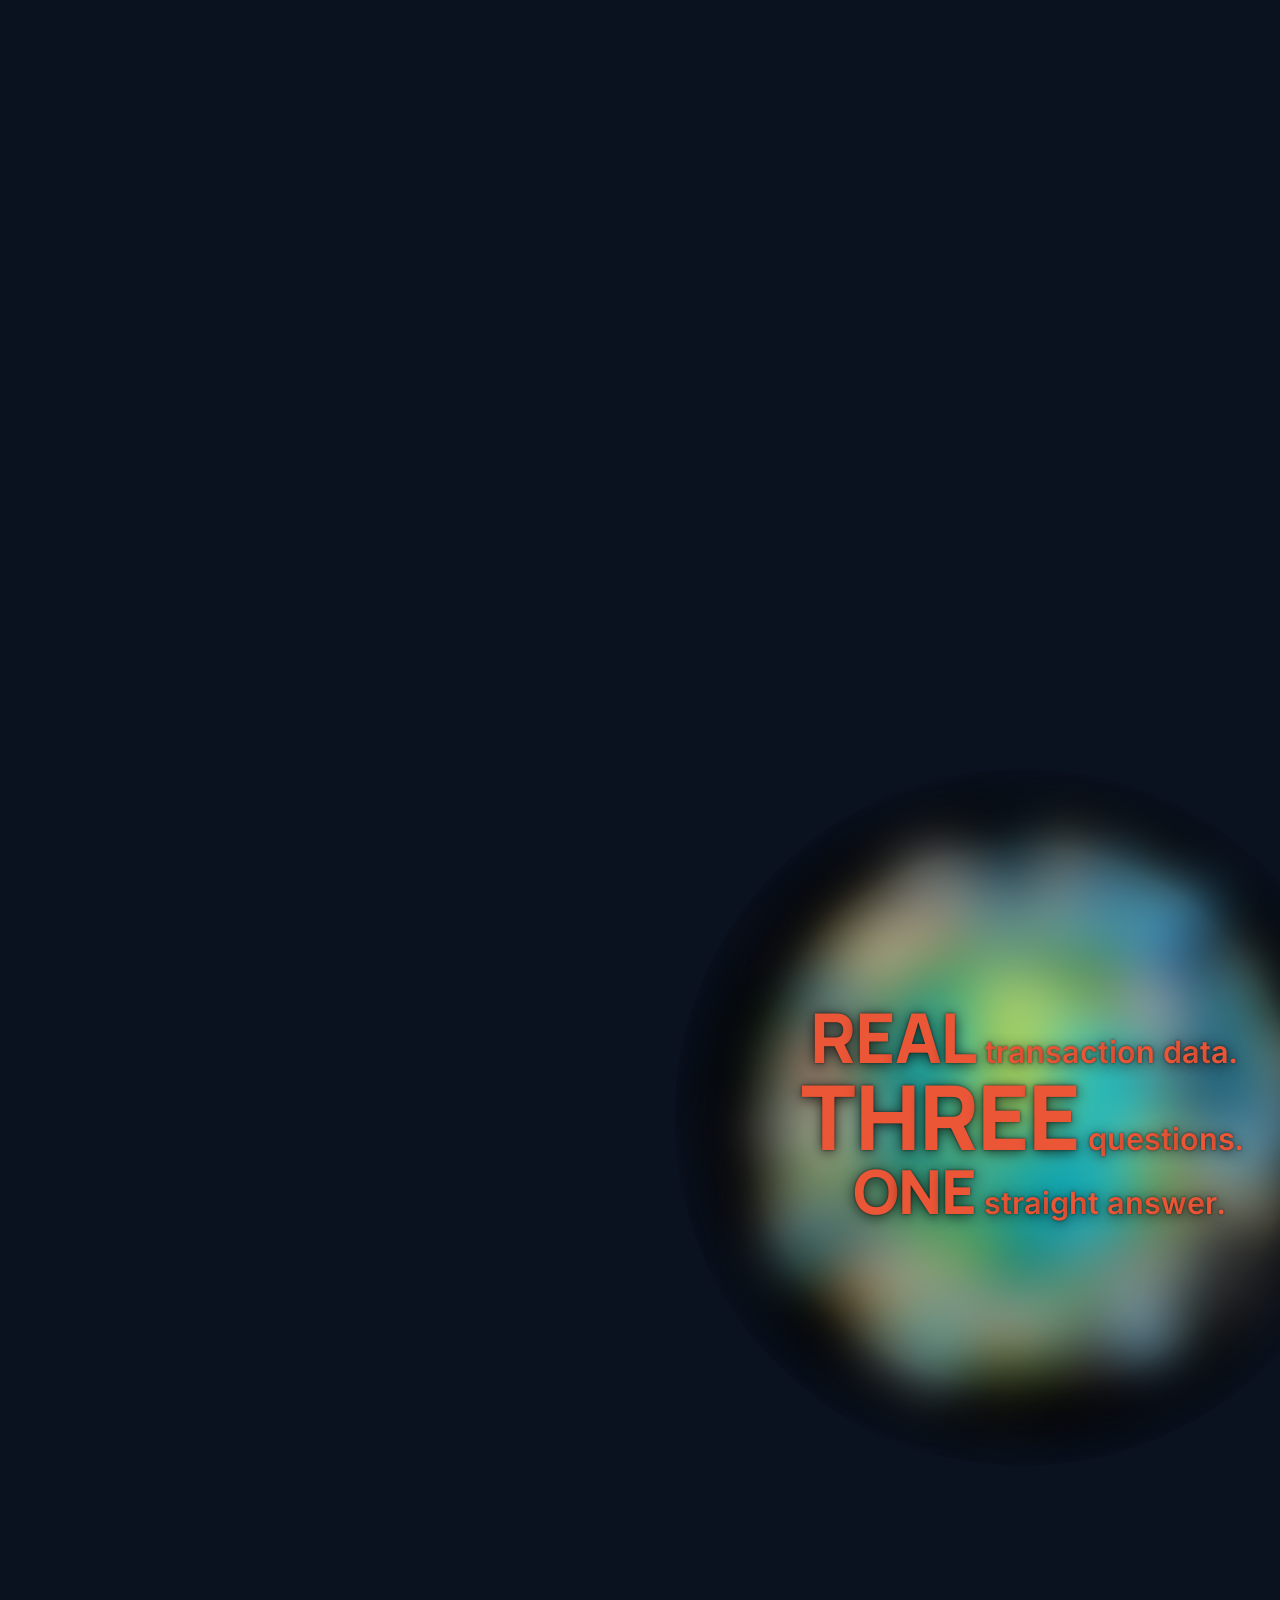
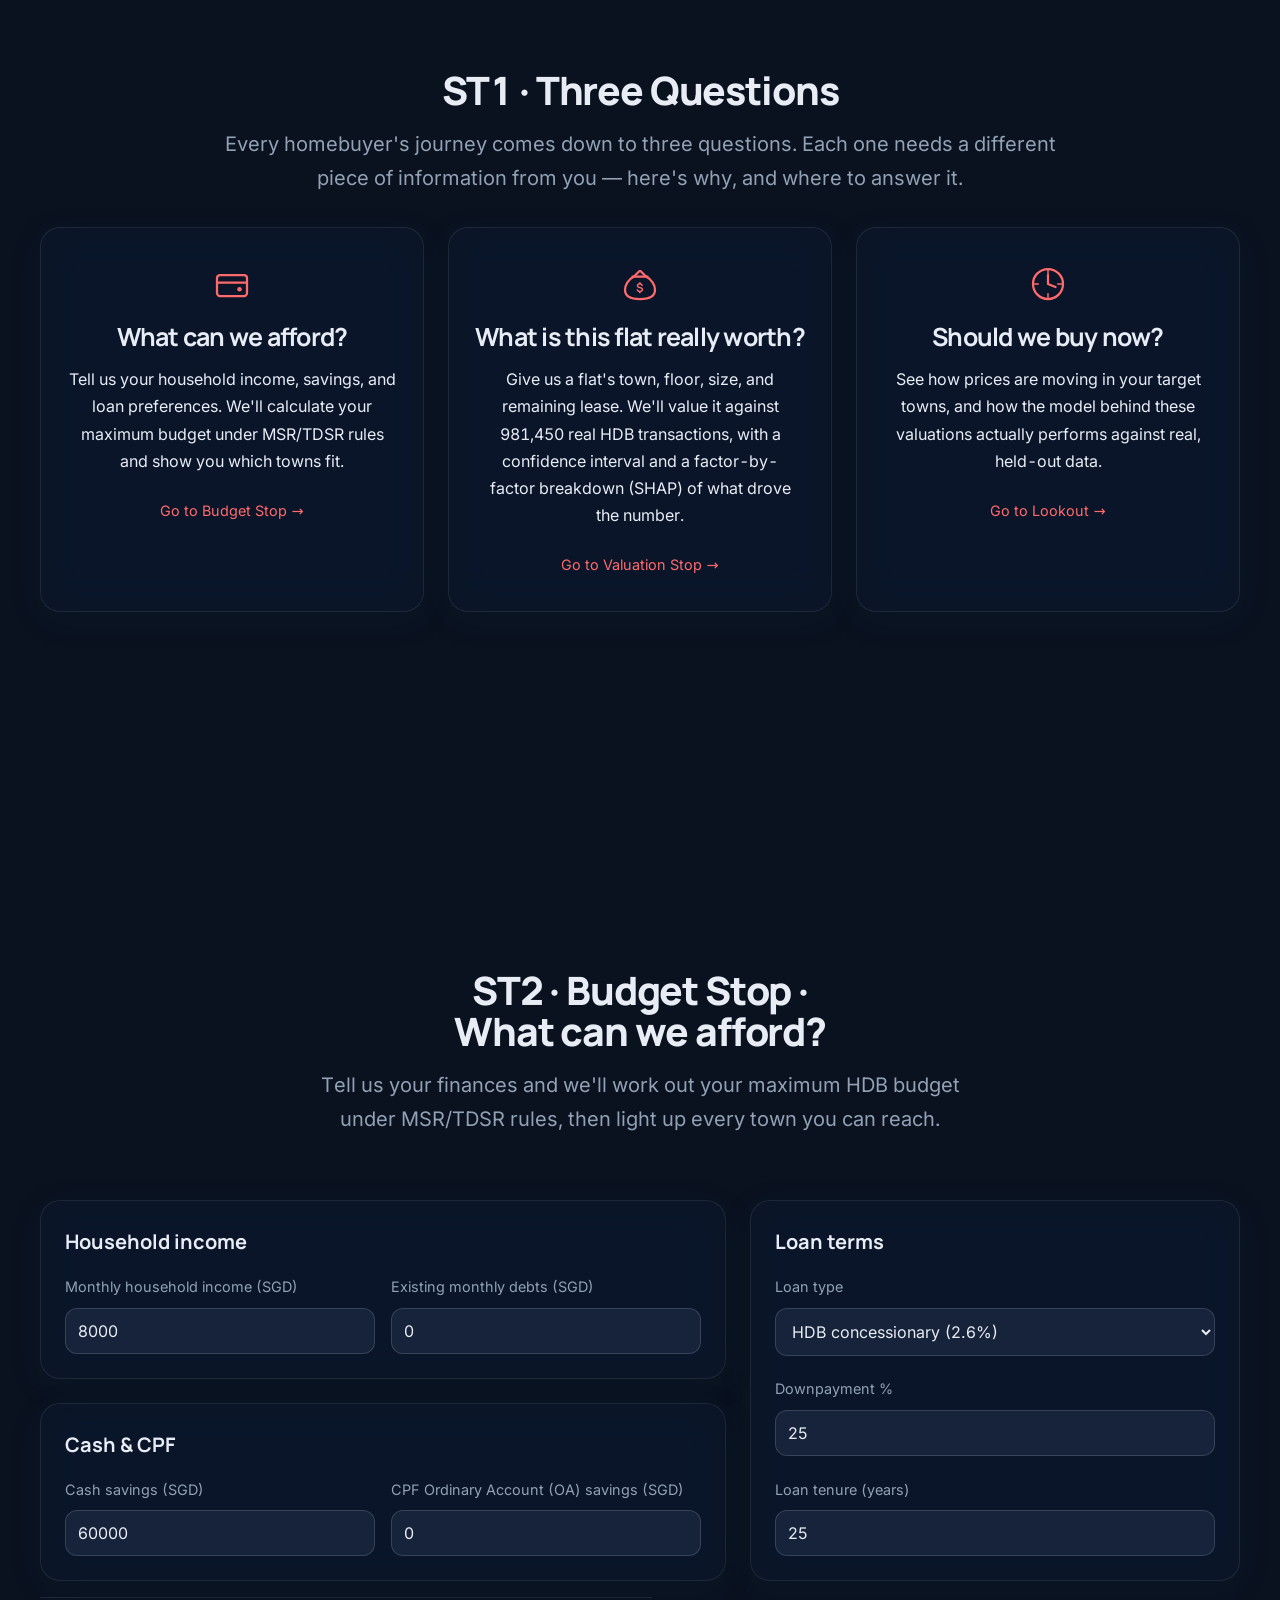
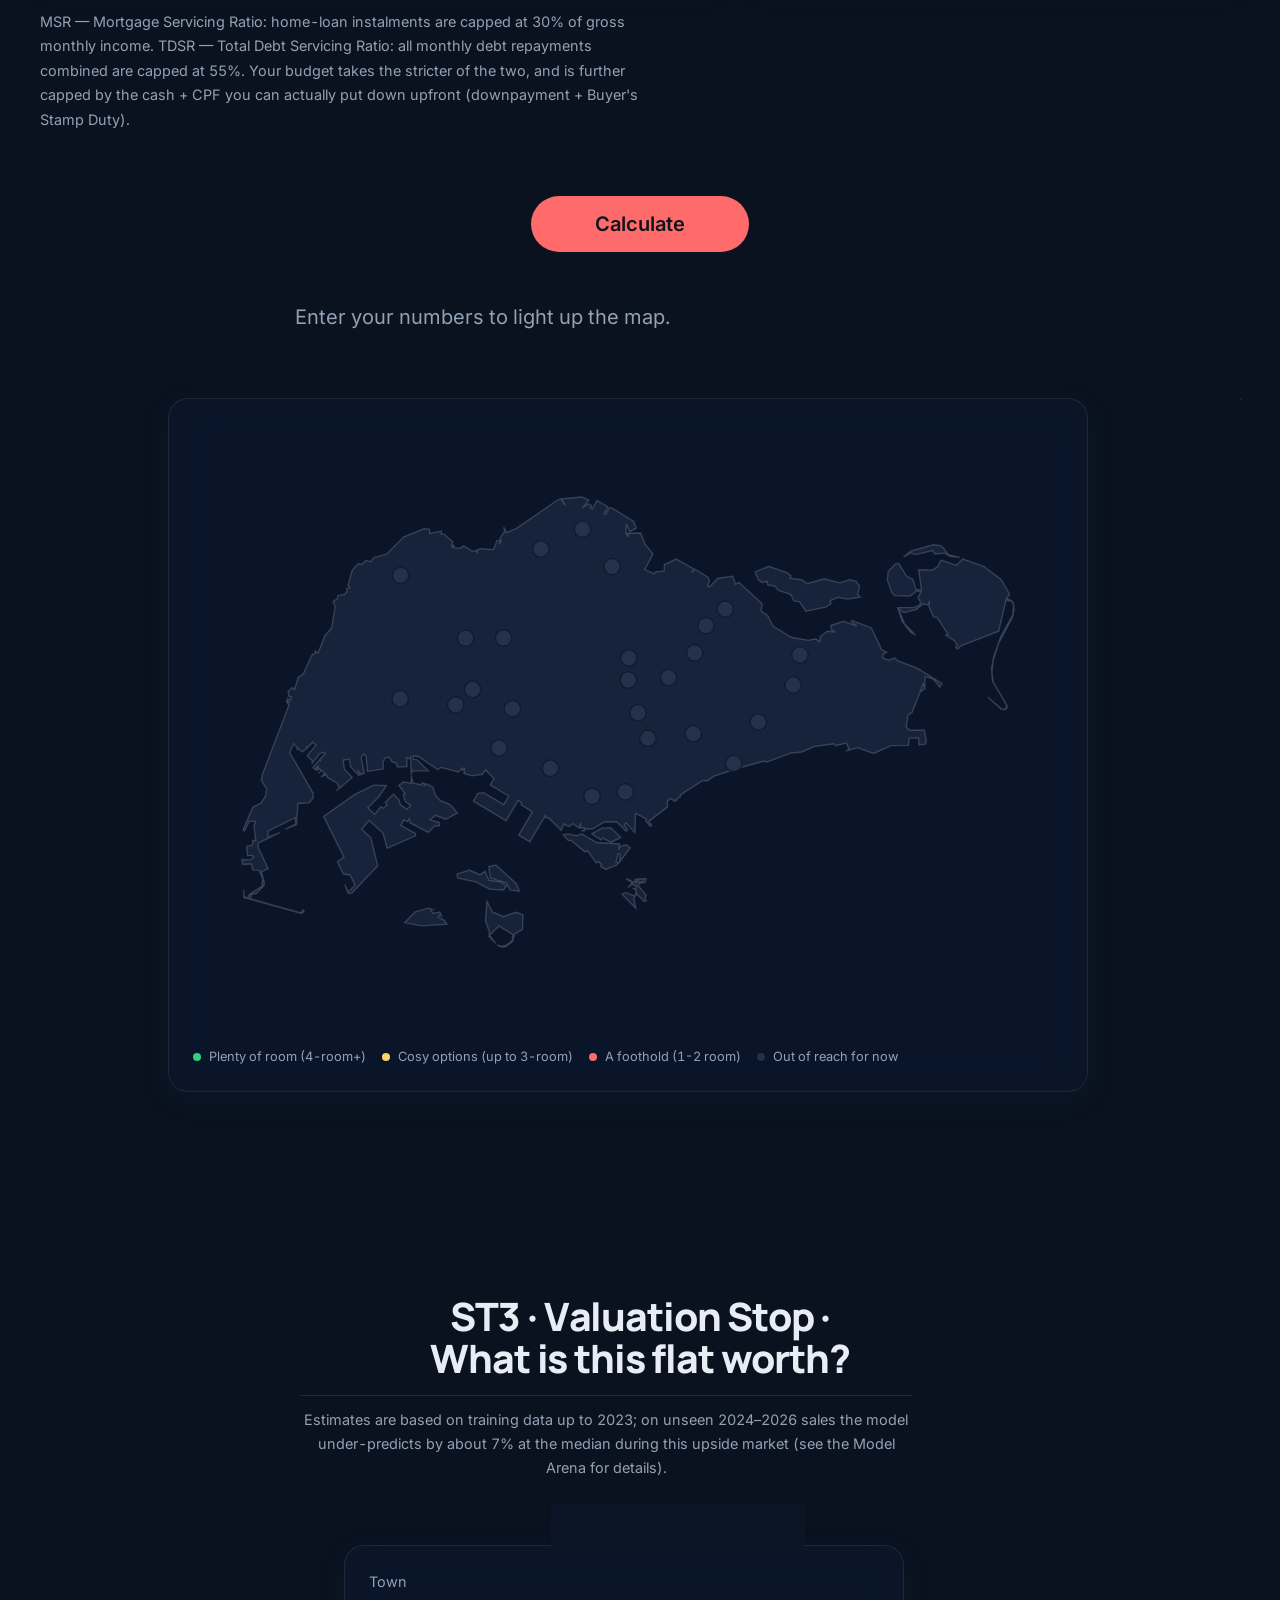
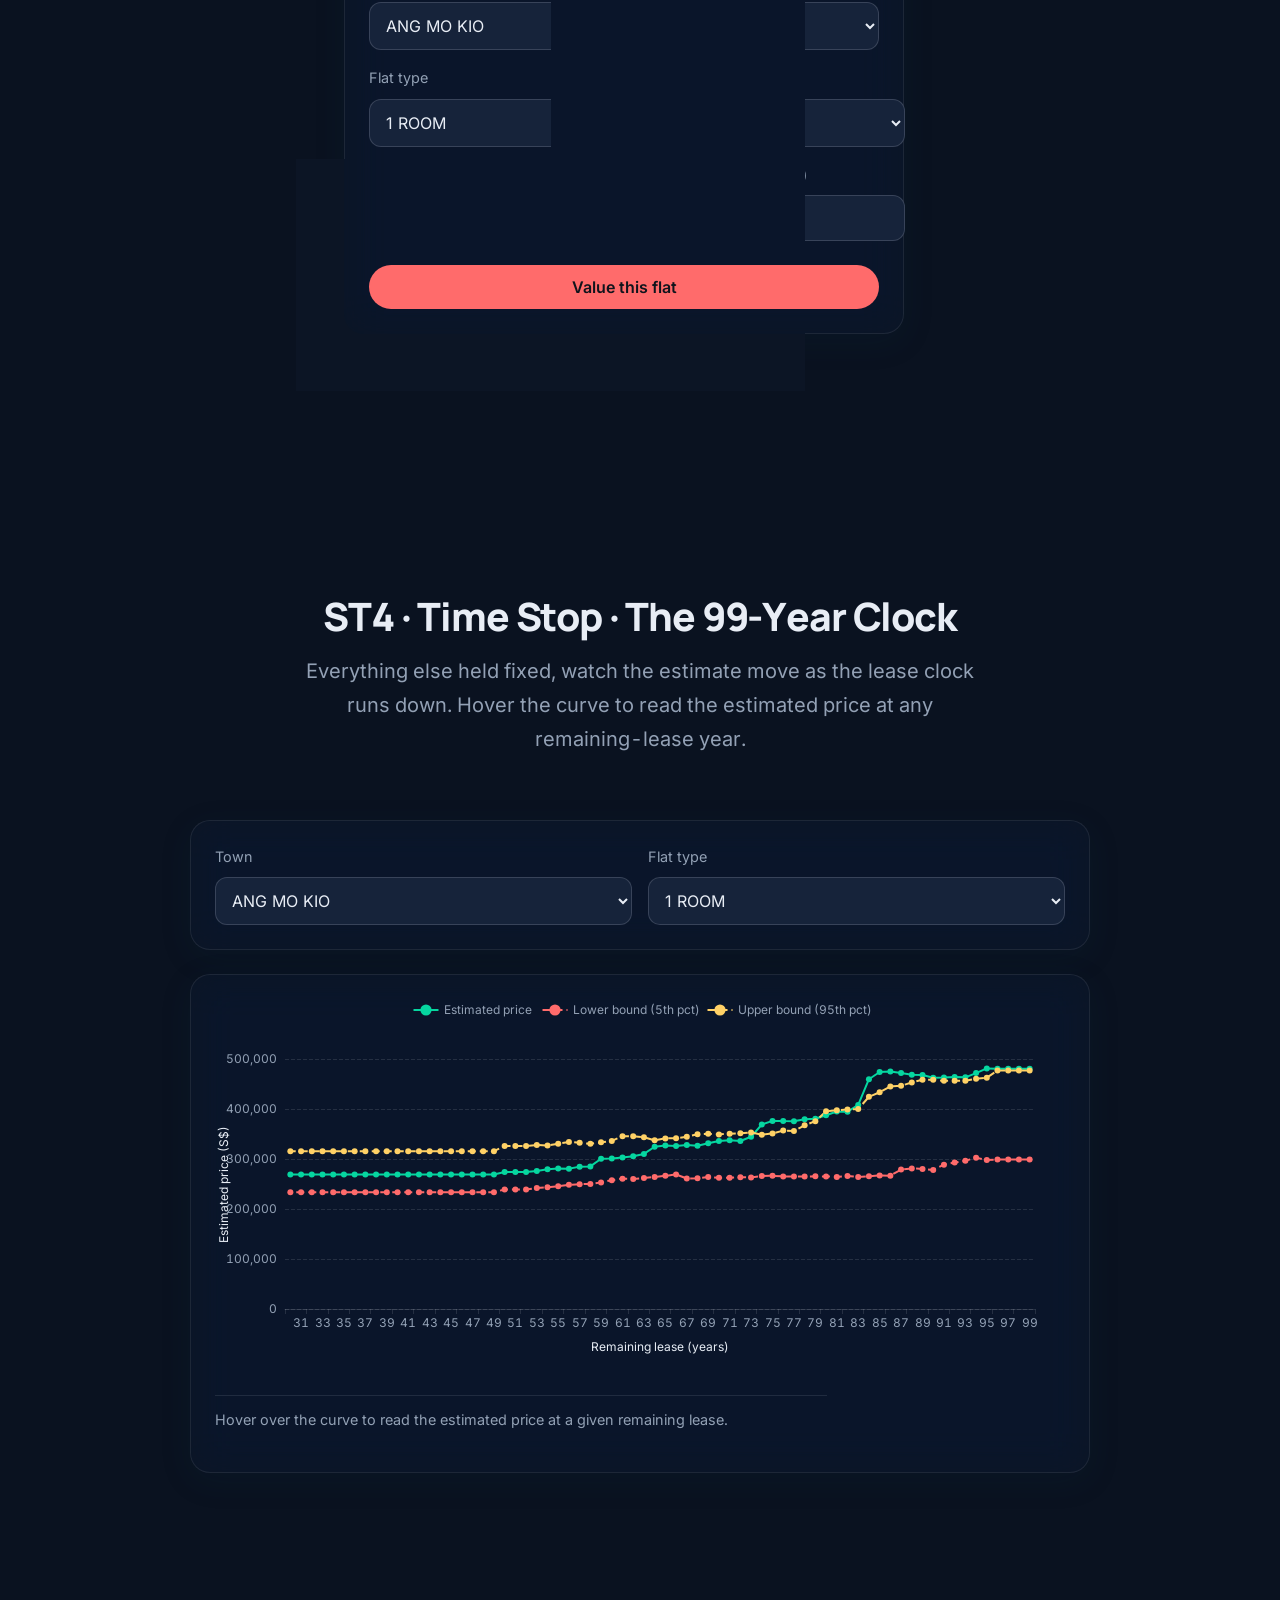
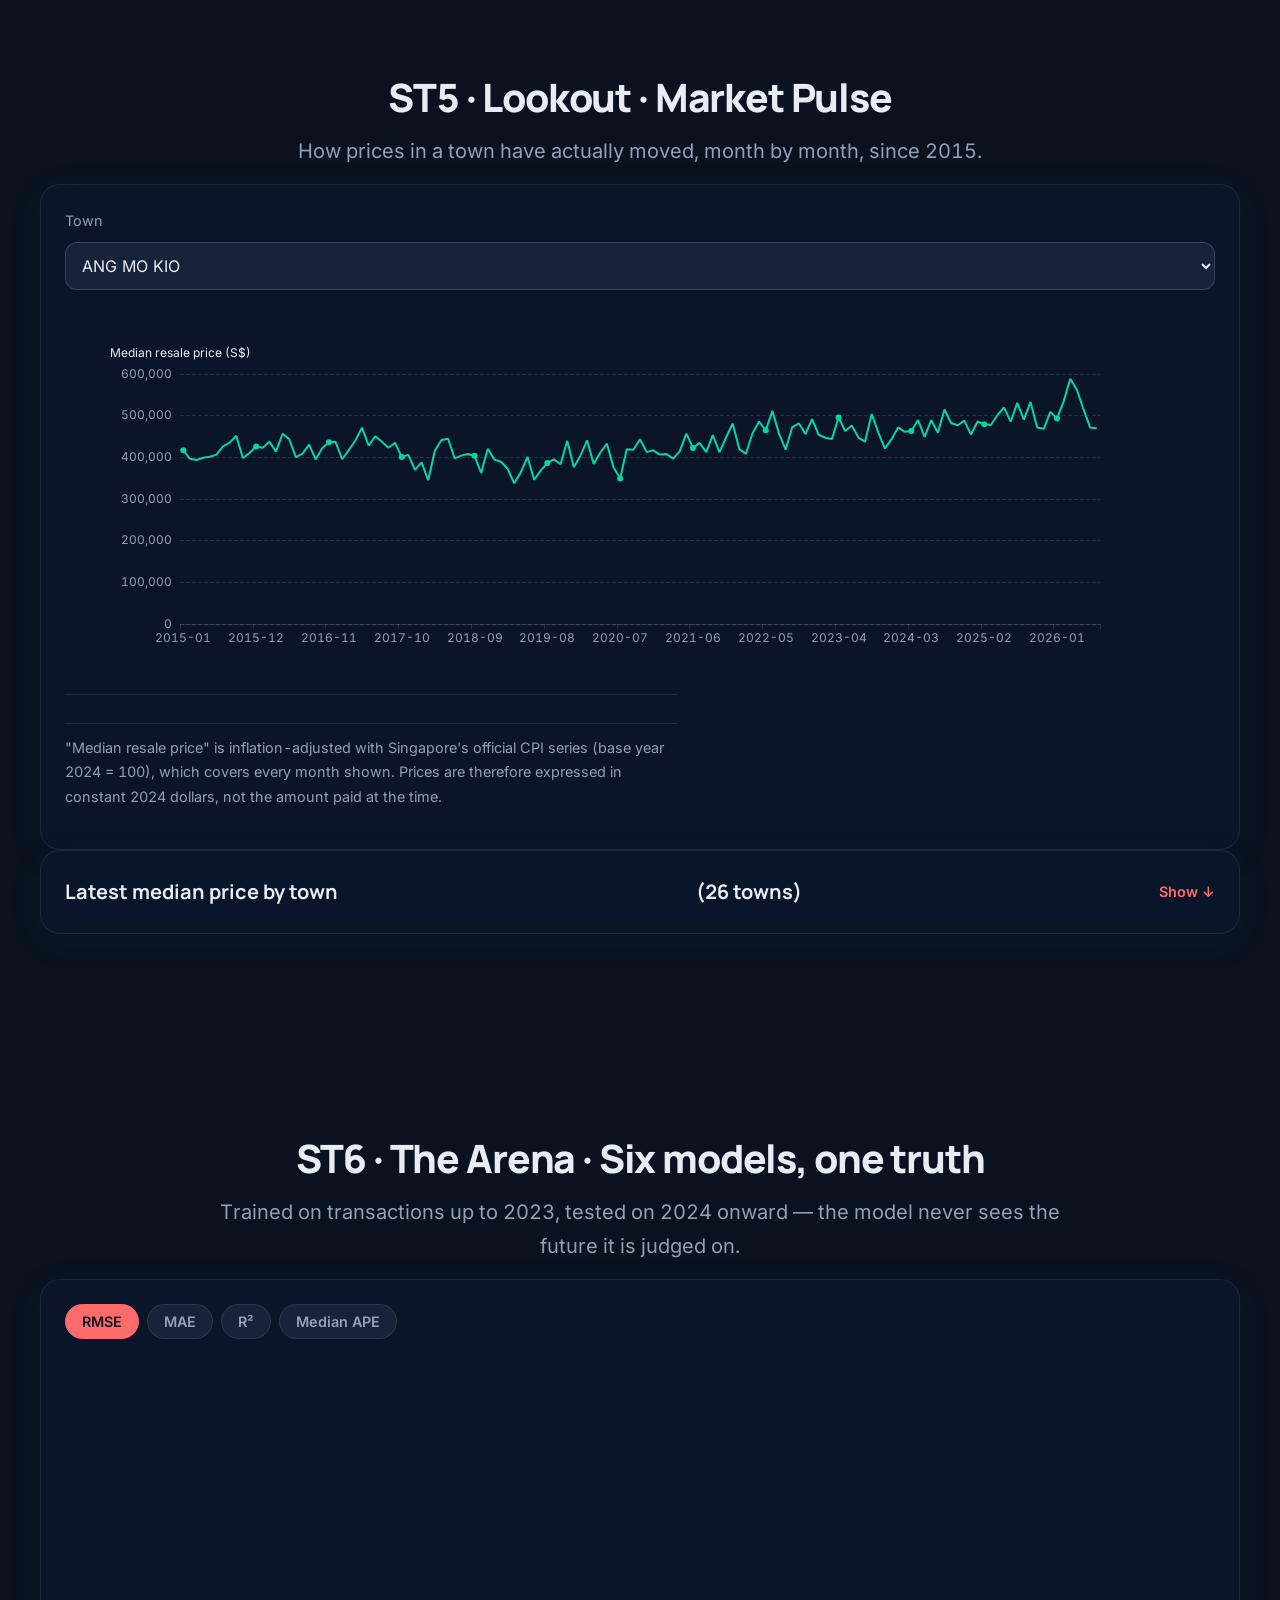
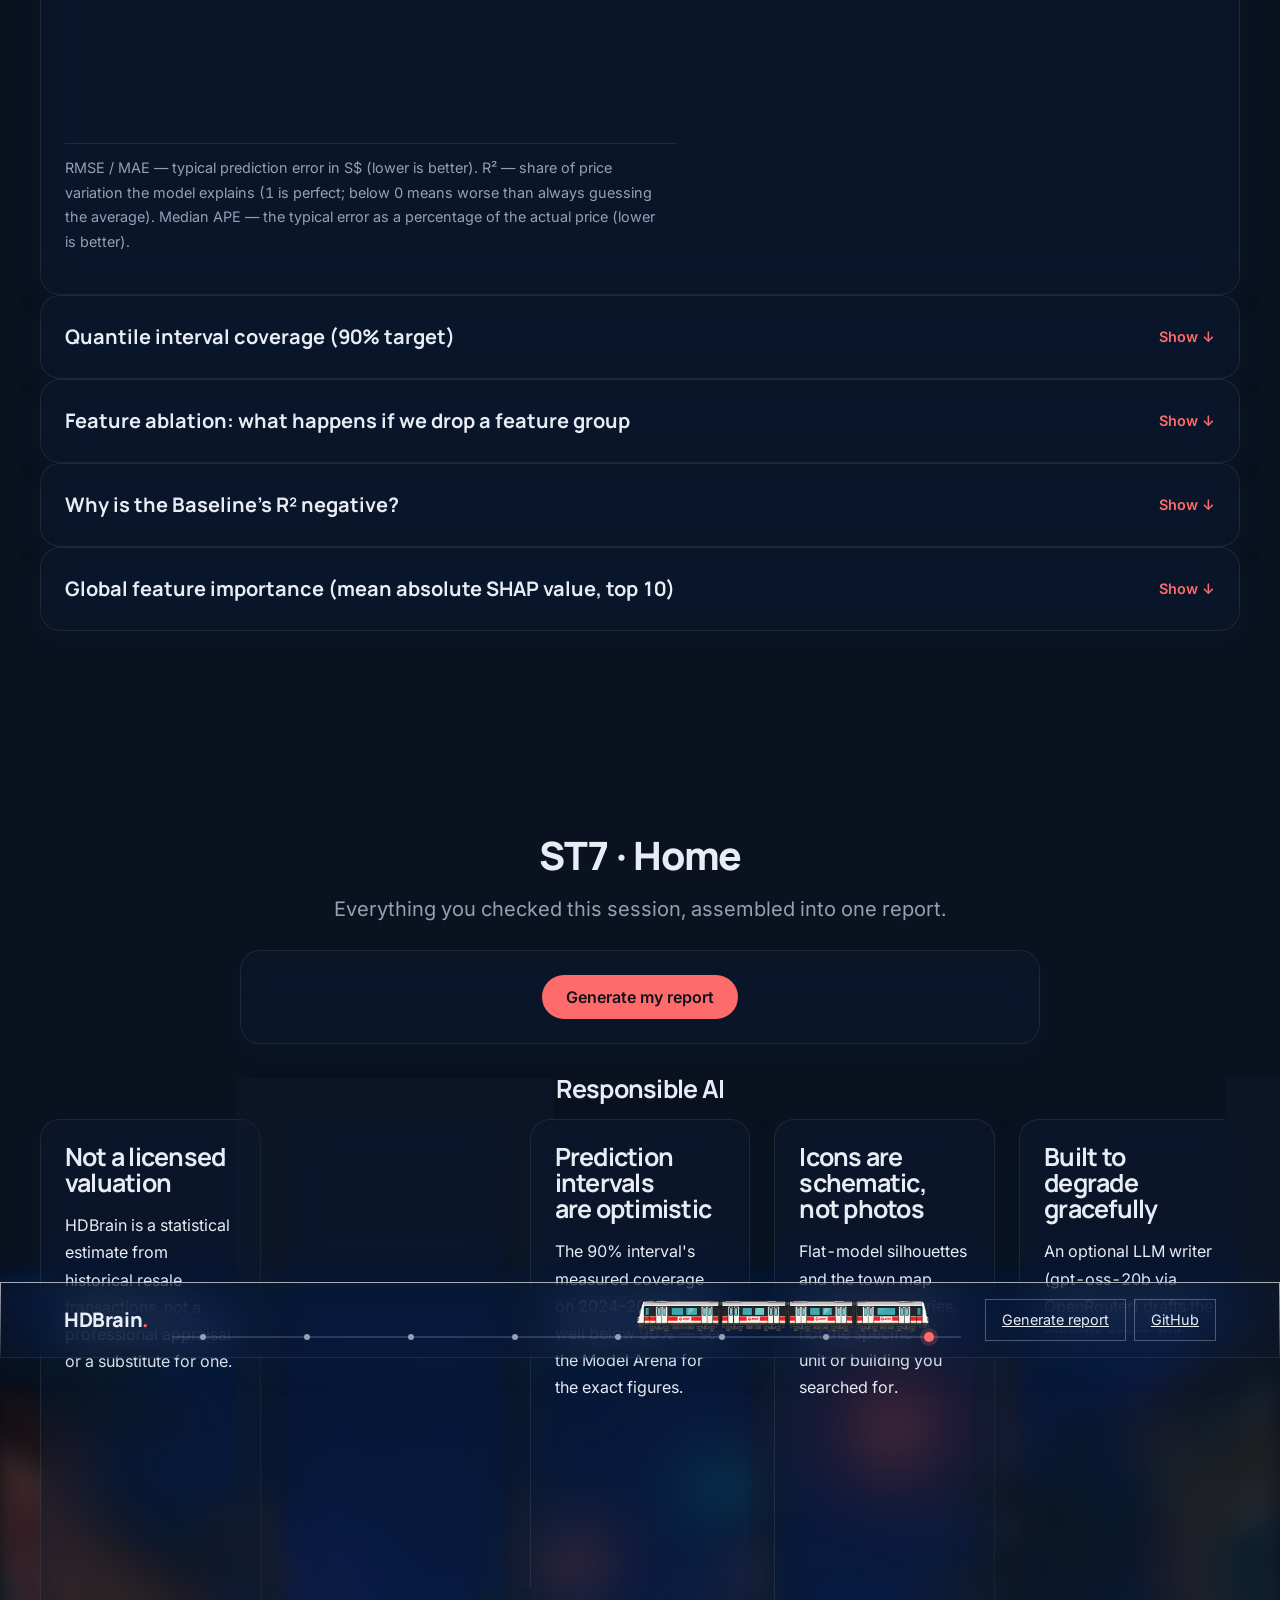
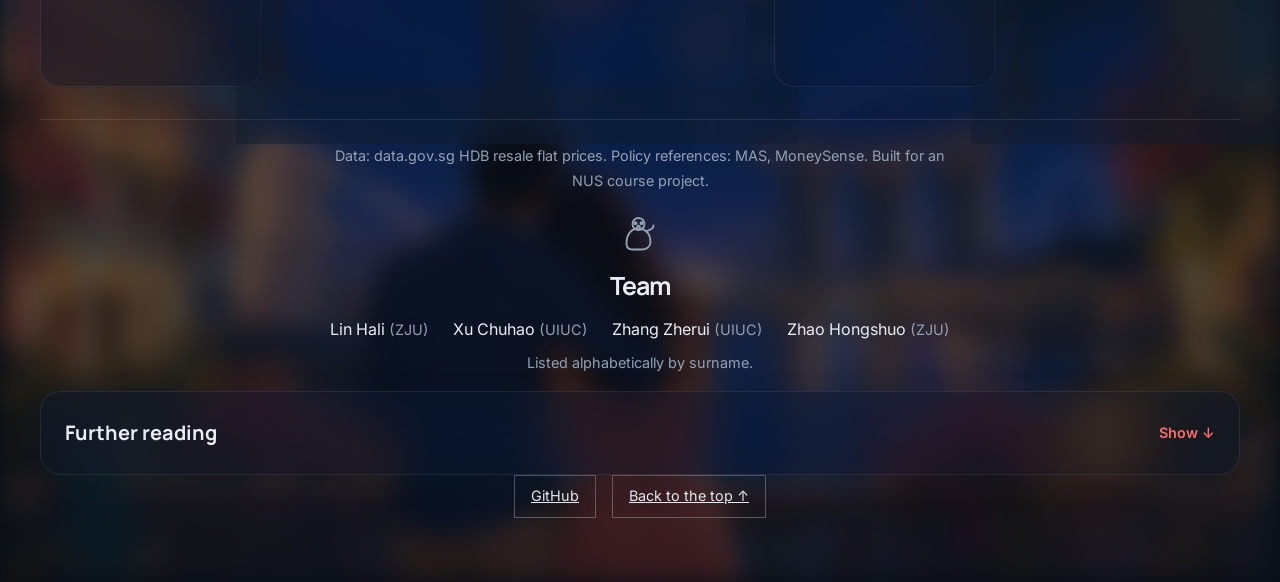
<file: web/index.html>
<!doctype html>
<html lang="en">
<head>
<meta charset="utf-8" />
<meta name="viewport" content="width=device-width, initial-scale=1" />
<title>HDBrain — All aboard the HDBrain Line</title>
<link rel="stylesheet" href="./css/tokens.css" />
<link rel="stylesheet" href="./css/base.css" />
<link rel="stylesheet" href="./css/nav.css" />
<link rel="stylesheet" href="./css/stations.css" />
</head>
<body>
<!-- Persistent background layers behind ST0/ST1 (which are transparent so these
     show through). #starfield is the hero's night sky; #world-bg is the
     Singapore skyline (ground.png) that fades in during ST0's landing and STAYS
     put as the planet + intro copy scroll away, then blurs and darkens into
     ST1's backdrop. Driven from js/stations/st0.js. -->
<div id="starfield" aria-hidden="true"></div>
<div id="world-bg" aria-hidden="true">
  <img id="world-bg-img" src="./static/img/ground.png" alt="" />
  <div id="world-bg-scrim"></div>
</div>
<!-- Blurred + darkened Buildings2 skyline behind ST2/ST3/ST4 (their glass
     modules show it through). Fixed like #world-bg; js/stations/st0.js fades it
     in as ST2 arrives and out before ST5. -->
<div id="city-bg" aria-hidden="true">
  <img id="city-bg-img" src="./static/img/buildings2.png" alt="" />
  <div id="city-bg-scrim"></div>
</div>
<!-- Blurred + darkened Ending skyline behind ST7. Fixed like the others;
     js/stations/st0.js cross-fades it in from #city-bg as ST7 arrives. -->
<div id="ending-bg" aria-hidden="true">
  <img id="ending-bg-img" src="./static/img/ending.png" alt="" />
  <div id="ending-bg-scrim"></div>
</div>
<div id="boot-loader" class="boot-loader" role="status" aria-label="Loading HDBrain">
  <div class="boot-loader-scene">
    <svg class="boot-merlion" viewBox="0 0 120 120" aria-hidden="true" fill="none" stroke="currentColor" stroke-width="2.5" stroke-linejoin="round" stroke-linecap="round">
      <path d="M38 78 C30 78 24 70 24 60 C24 48 32 40 44 40 C48 34 54 30 62 30 C56 36 54 42 56 48 C68 46 78 52 82 62 L94 58 L88 70 L94 78 L82 76 C78 84 68 90 56 90 C46 90 40 85 38 78 Z"/>
      <circle cx="52" cy="46" r="2.4" fill="currentColor"/>
      <path d="M44 60 C48 64 54 64 58 60" />
      <path d="M50 42 C42 30 30 24 18 24" stroke-dasharray="3 5" opacity="0.5"/>
    </svg>
    <div class="boot-spout-dots" aria-hidden="true">
      <span class="boot-dot" style="animation-delay:0s"></span>
      <span class="boot-dot" style="animation-delay:0.3s"></span>
      <span class="boot-dot" style="animation-delay:0.6s"></span>
      <span class="boot-dot" style="animation-delay:0.9s"></span>
    </div>
  </div>
</div>
<nav id="top-nav"></nav>

<section id="st0-departure" class="st0">
  <div class="station-inner st0-grid">
    <div class="st0-copy">
      <p class="eyebrow">HDBrain &middot; ST0 &middot; Departure</p>
      <h1>All aboard <span class="accent">the HDBrain Line.</span></h1>
      <p class="lede"><span id="st0-lede-pre">HDBrain turns </span><strong id="st0-count" data-count-to="981450">981,450</strong><span id="st0-lede-post"> real transactions into answers
         to the three questions every Singapore homebuyer asks.</span></p>
    </div>
    <div class="st0-planet">
      <img id="st0-planet-img" src="./static/img/planet.png" width="1254" height="1254"
           alt="A small stylized planet made of Singapore's skyline: Marina Bay Sands, the
                Flyer, Supertrees, and shophouses ringing a green, water-filled world." />
      <div id="st0-intro" class="st0-intro">
        <div class="st0-intro-lines">
          <div class="st0-intro-group st0-intro-group--a">
            <span class="st0-intro-word">Real</span>
            <span class="st0-intro-rest">transaction data.</span>
          </div>
          <div class="st0-intro-group st0-intro-group--b">
            <span class="st0-intro-word">Three</span>
            <span class="st0-intro-rest">questions.</span>
          </div>
          <div class="st0-intro-group st0-intro-group--c">
            <span class="st0-intro-word">One</span>
            <span class="st0-intro-rest">straight answer.</span>
          </div>
        </div>
      </div>
    </div>
  </div>
  <a class="scroll-cue" id="st0-scroll-cue" href="#st1-questions" aria-label="Scroll to begin">
    <span class="scroll-cue-text">Scroll to begin</span>
    <span class="scroll-cue-arrow" aria-hidden="true">&darr;</span>
  </a>
</section>

<section id="st1-questions" class="st1">
  <div class="station-inner">
    <h2>ST1 &middot; Three Questions</h2>
    <p class="lede">Every homebuyer's journey comes down to three questions. Each one needs a
       different piece of information from you &mdash; here's why, and where to answer it.</p>
    <div class="question-cards">
      <article class="question-card glass-surface">
        <svg class="question-icon" viewBox="0 0 64 64" aria-hidden="true">
          <rect x="12" y="20" width="40" height="28" rx="4" fill="none" stroke="currentColor" stroke-width="3"/>
          <path d="M12 30 H52" stroke="currentColor" stroke-width="3" stroke-linecap="round"/>
          <circle cx="42" cy="39" r="3" fill="currentColor"/>
        </svg>
        <h3>What can we afford?</h3>
        <p>Tell us your household income, savings, and loan preferences. We'll calculate your
           maximum budget under MSR/TDSR rules and show you which towns fit.</p>
        <a href="#st2-budget">Go to Budget Stop &rarr;</a>
      </article>
      <article class="question-card glass-surface">
        <svg class="question-icon" viewBox="0 0 64 64" aria-hidden="true">
          <path d="M32 14 L24 22 C16 26 12 34 12 40 C12 48 20 52 32 52 C44 52 52 48 52 40 C52 34 48 26 40 22 Z" fill="none" stroke="currentColor" stroke-width="3" stroke-linejoin="round"/>
          <path d="M22 22 H42" stroke="currentColor" stroke-width="3" stroke-linecap="round"/>
          <text x="32" y="42" text-anchor="middle" font-size="16" font-weight="700" fill="currentColor" style="font-family: var(--font-display)">$</text>
        </svg>
        <h3>What is this flat really worth?</h3>
        <p>Give us a flat's town, floor, size, and remaining lease. We'll value it against
           981,450 real HDB transactions, with a confidence interval and a factor-by-factor
           breakdown (SHAP) of what drove the number.</p>
        <a href="#st3-valuation">Go to Valuation Stop &rarr;</a>
      </article>
      <article class="question-card glass-surface">
        <svg class="question-icon" viewBox="0 0 64 64" aria-hidden="true">
          <circle cx="32" cy="32" r="20" fill="none" stroke="currentColor" stroke-width="3"/>
          <path d="M32 14 V19 M32 45 V50 M14 32 H19 M45 32 H50" stroke="currentColor" stroke-width="2" stroke-linecap="round"/>
          <path d="M32 32 L32 20 M32 32 L42 36" stroke="currentColor" stroke-width="3" stroke-linecap="round"/>
        </svg>
        <h3>Should we buy now?</h3>
        <p>See how prices are moving in your target towns, and how the model behind these
           valuations actually performs against real, held-out data.</p>
        <a href="#st5-market">Go to Lookout &rarr;</a>
      </article>
    </div>
  </div>
</section>

<section id="st2-budget"></section>
<section id="st3-valuation"></section>
<section id="st4-lease"></section>
<section id="st5-market"></section>
<section id="st6-arena"></section>

<section id="st7-home"></section>

<script src="./vendor/echarts.min.js"></script>
<script src="./vendor/gsap.min.js"></script>
<script src="./vendor/ScrollTrigger.min.js"></script>
<script src="./vendor/lenis.min.js"></script>
<script type="module" src="./js/main.js"></script>
</body>
</html>
</file>
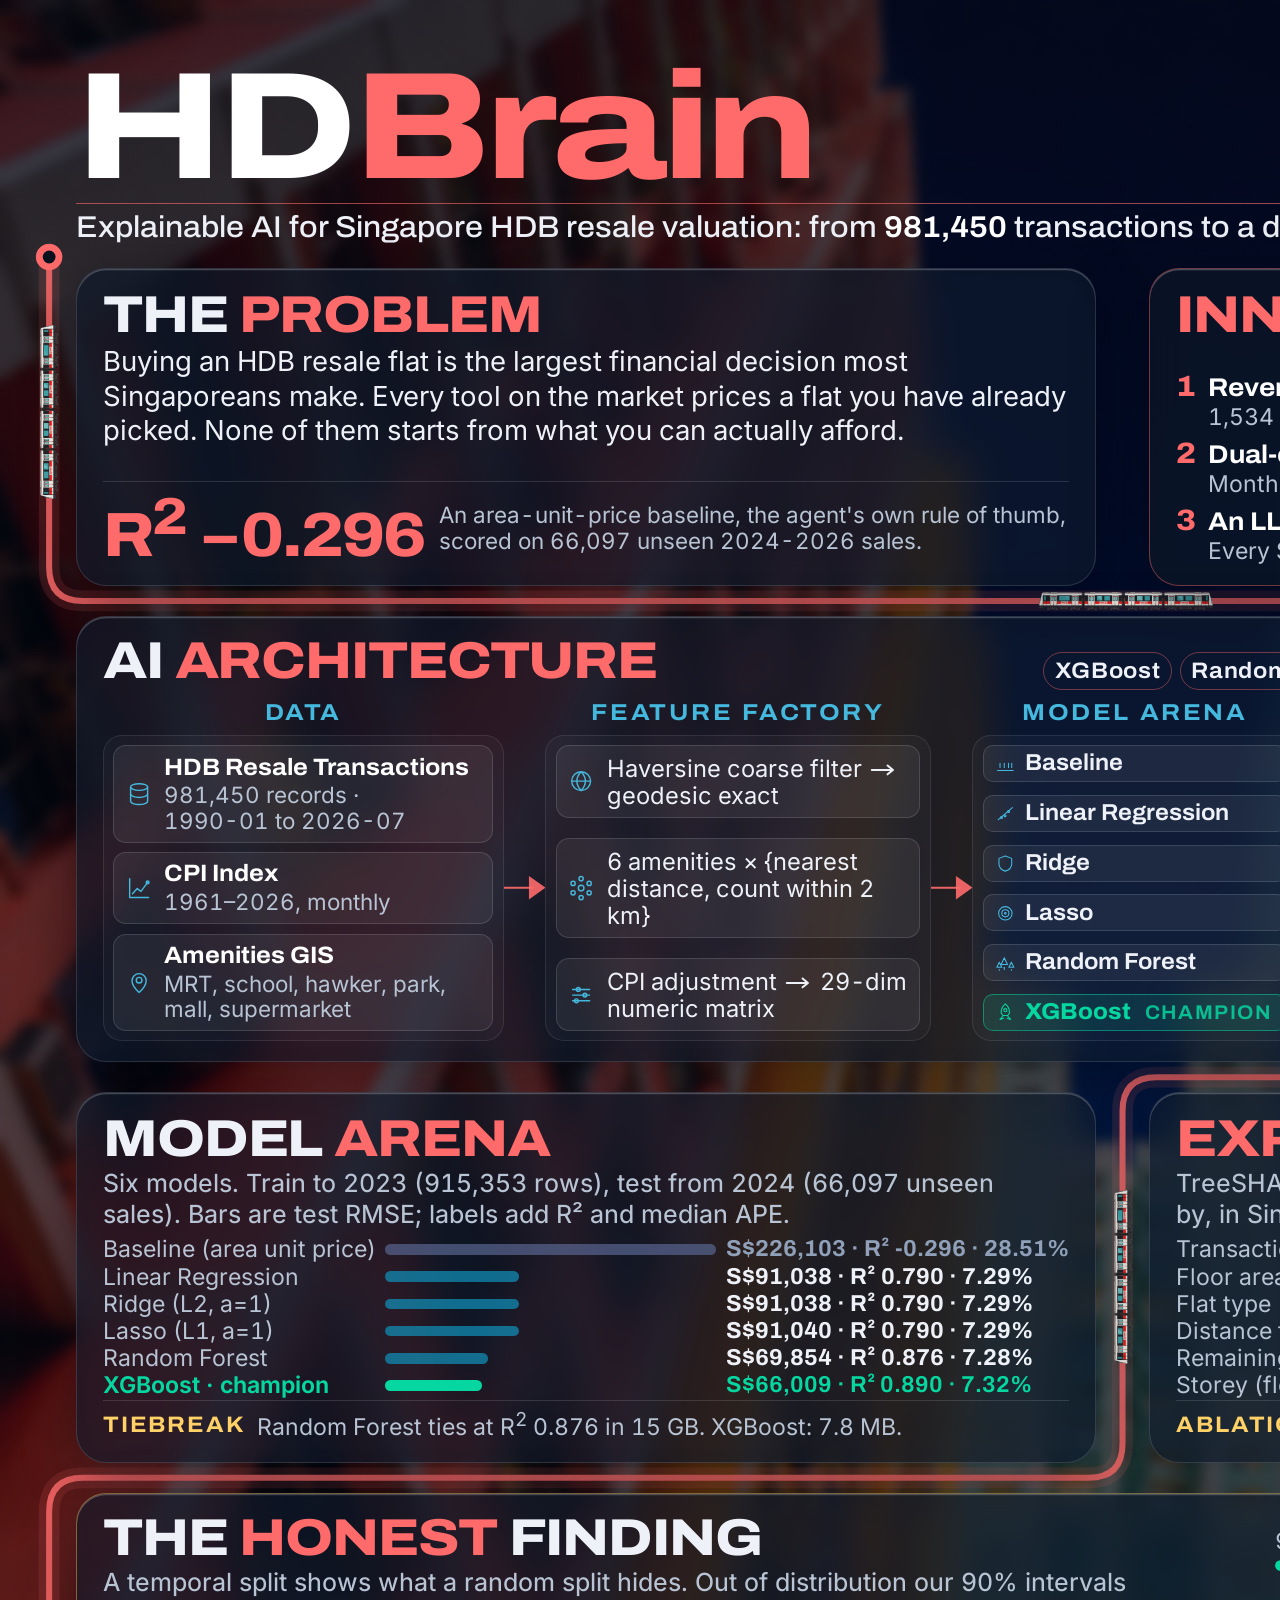
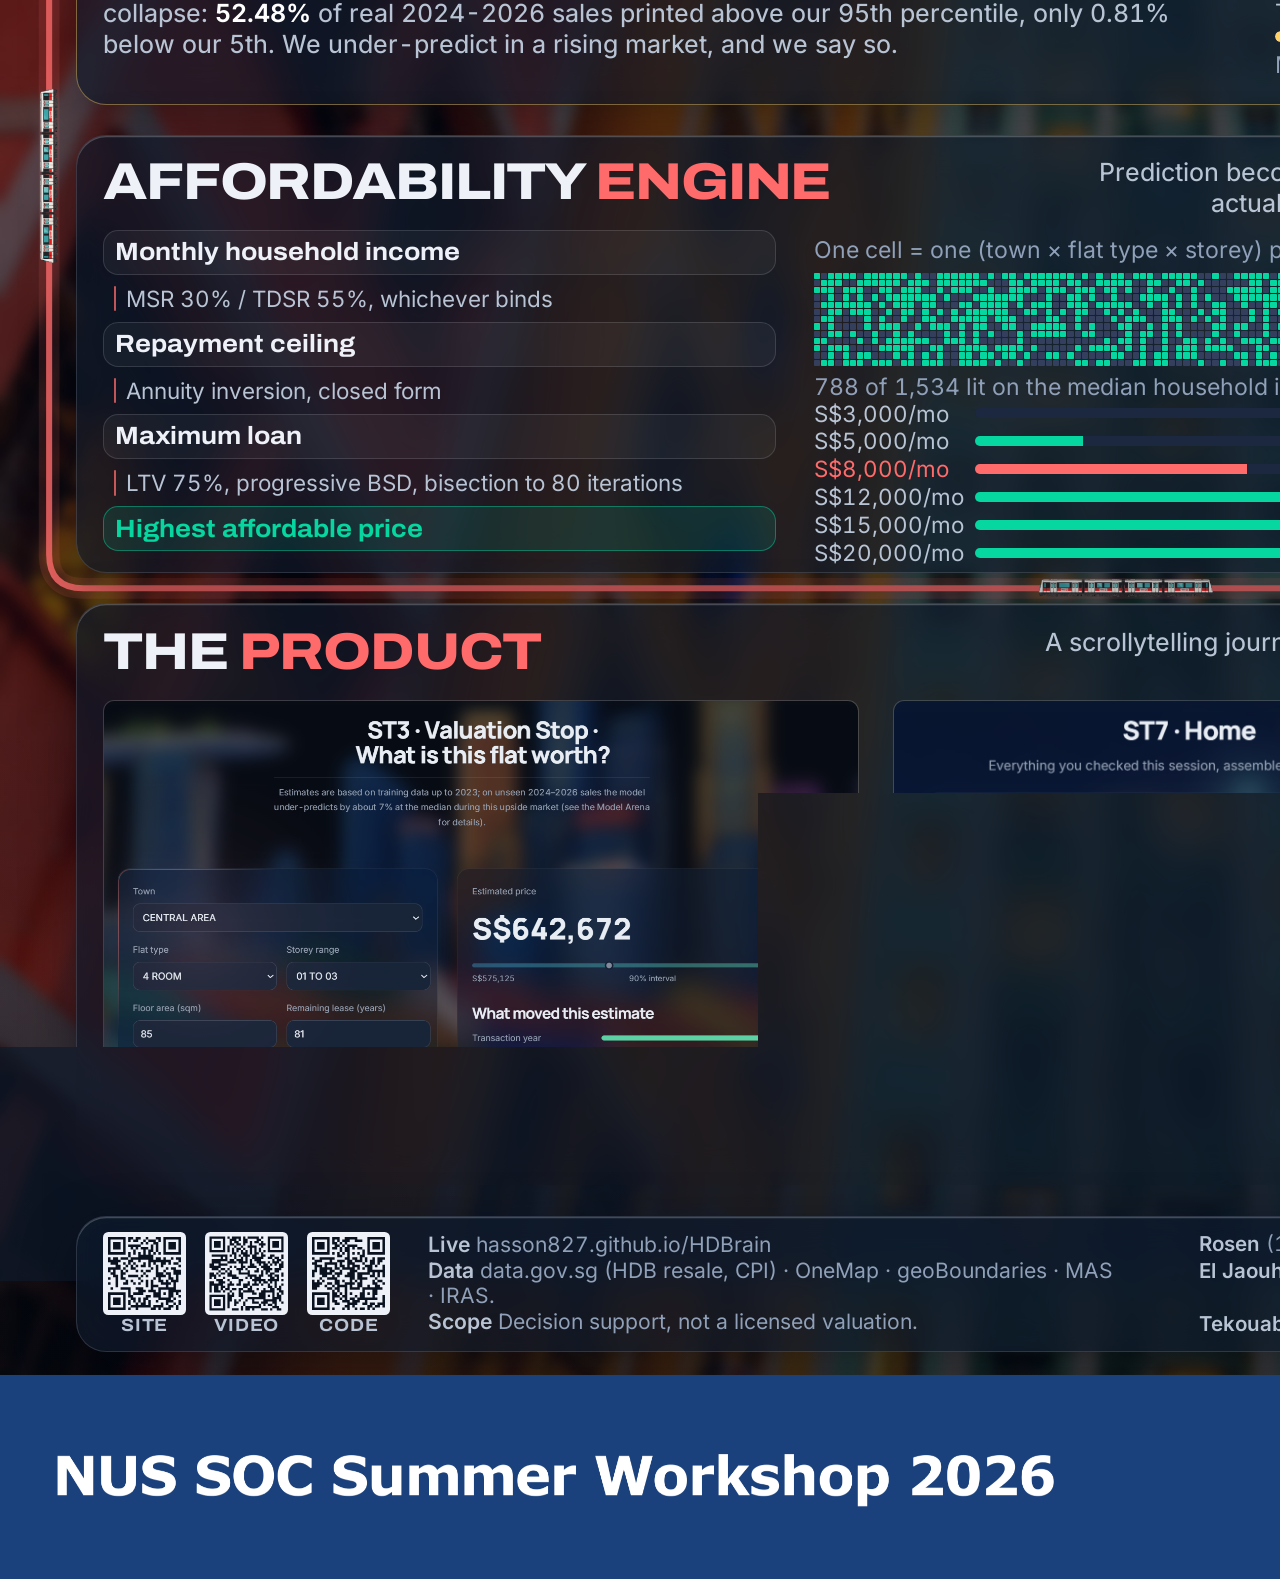
<file: poster/poster.html>
<!doctype html>
<html lang="en">
  <head>
    <meta charset="utf-8" />
    <title>HDBrain · SWS3022 Group 1 · A1 Poster</title>
    <link rel="stylesheet" href="poster.css" />
  </head>
  <body>
    <!-- ==================================================================
         ICON SPRITE. Flat line art in the same system the product already
         uses (web/js/flat-icons.js): a 64x64 box, no fill, currentColor
         stroke at 2 units, round caps and joins. Defined once, referenced by
         <use>, so the PDF carries one vector definition per glyph.
         ================================================================== -->
    <svg width="0" height="0" style="position: absolute" aria-hidden="true">
      <defs>
        <symbol id="i-db" viewBox="0 0 64 64">
          <ellipse cx="32" cy="17" rx="18" ry="7"/>
          <path d="M14 17v30c0 3.9 8.1 7 18 7s18-3.1 18-7V17"/>
          <path d="M14 32c0 3.9 8.1 7 18 7s18-3.1 18-7"/>
        </symbol>

        <symbol id="i-index" viewBox="0 0 64 64">
          <path d="M12 12v40h40"/>
          <path d="M18 44l10-11 8 6 14-19"/>
          <circle cx="50" cy="20" r="3"/>
        </symbol>

        <symbol id="i-pin" viewBox="0 0 64 64">
          <path d="M32 54s15-14 15-25a15 15 0 1 0-30 0c0 11 15 25 15 25z"/>
          <circle cx="32" cy="28" r="6"/>
        </symbol>

        <symbol id="i-globe" viewBox="0 0 64 64">
          <circle cx="32" cy="32" r="20"/>
          <path d="M32 12c-6 6-9 13-9 20s3 14 9 20c6-6 9-13 9-20s-3-14-9-20z"/>
          <path d="M12 32h40"/>
        </symbol>

        <symbol id="i-cluster" viewBox="0 0 64 64">
          <circle cx="32" cy="32" r="6"/>
          <circle cx="32" cy="12" r="4.5"/><circle cx="49" cy="22" r="4.5"/>
          <circle cx="49" cy="42" r="4.5"/><circle cx="32" cy="52" r="4.5"/>
          <circle cx="15" cy="42" r="4.5"/><circle cx="15" cy="22" r="4.5"/>
        </symbol>

        <symbol id="i-sliders" viewBox="0 0 64 64">
          <path d="M14 20h36M14 32h36M14 44h36"/>
          <circle cx="26" cy="20" r="4"/><circle cx="40" cy="32" r="4"/>
          <circle cx="22" cy="44" r="4"/>
        </symbol>

        <symbol id="i-flat" viewBox="0 0 64 64">
          <path d="M10 52h44"/>
          <path d="M17 44V32M29 44V32M41 44V32M50 44V32"/>
        </symbol>

        <symbol id="i-line" viewBox="0 0 64 64">
          <path d="M12 50L52 16"/>
          <circle cx="21" cy="44" r="2.8"/><circle cx="31" cy="39" r="2.8"/>
          <circle cx="41" cy="27" r="2.8"/>
        </symbol>

        <symbol id="i-shield" viewBox="0 0 64 64">
          <path d="M32 11l18 7v15c0 12-8 18-18 21-10-3-18-9-18-21V18l18-7z"/>
        </symbol>

        <symbol id="i-target" viewBox="0 0 64 64">
          <circle cx="32" cy="32" r="19"/>
          <circle cx="32" cy="32" r="10"/>
          <circle cx="32" cy="32" r="2.5"/>
        </symbol>

        <symbol id="i-forest" viewBox="0 0 64 64">
          <path d="M20 38l9-19 9 19z"/><path d="M29 46v6"/>
          <path d="M8 46l7-14 7 14z"/><path d="M15 52v2"/>
          <path d="M42 46l7-14 7 14z"/><path d="M49 52v2"/>
        </symbol>

        <symbol id="i-rocket" viewBox="0 0 64 64">
          <path d="M32 8c8 7 12 16 12 25l-5 8H25l-5-8c0-9 4-18 12-25z"/>
          <circle cx="32" cy="26" r="4.5"/>
          <path d="M25 43l-8 9 10-3M39 43l8 9-10-3"/>
        </symbol>

        <symbol id="i-curve" viewBox="0 0 64 64">
          <path d="M10 46c9 0 8-28 22-28s13 28 22 28"/>
          <path d="M10 50h44"/>
          <path d="M22 46V33M32 46V21M42 46V33"/>
        </symbol>

        <symbol id="i-tree" viewBox="0 0 64 64">
          <circle cx="32" cy="14" r="4.5"/>
          <circle cx="19" cy="33" r="4.5"/><circle cx="45" cy="33" r="4.5"/>
          <circle cx="12" cy="52" r="4.5"/><circle cx="26" cy="52" r="4.5"/>
          <path d="M29 18l-7 11M35 18l7 11M17 37l-3 11M21 37l3 11"/>
        </symbol>

        <symbol id="i-grid" viewBox="0 0 64 64">
          <rect x="13" y="13" width="38" height="38" rx="2"/>
          <path d="M26 13v38M38 13v38M13 26h38M13 38h38"/>
          <rect x="38" y="26" width="13" height="12" fill="currentColor" stroke="none"/>
        </symbol>

        <symbol id="i-code" viewBox="0 0 64 64">
          <path d="M22 18L9 32l13 14M42 18l13 14-13 14"/>
          <path d="M37 14l-10 36"/>
        </symbol>

        <symbol id="i-calc" viewBox="0 0 64 64">
          <rect x="15" y="9" width="34" height="46" rx="4"/>
          <rect x="22" y="16" width="20" height="9" rx="1.5"/>
          <circle cx="24" cy="34" r="2.4"/><circle cx="32" cy="34" r="2.4"/>
          <circle cx="40" cy="34" r="2.4"/>
          <circle cx="24" cy="45" r="2.4"/><circle cx="32" cy="45" r="2.4"/>
          <circle cx="40" cy="45" r="2.4"/>
        </symbol>

        <symbol id="i-window" viewBox="0 0 64 64">
          <rect x="8" y="13" width="48" height="38" rx="4"/>
          <path d="M8 24h48"/>
          <circle cx="16" cy="18.5" r="1.8"/><circle cx="23" cy="18.5" r="1.8"/>
          <circle cx="30" cy="18.5" r="1.8"/>
          <path d="M23 44v-8l9-7 9 7v8"/>
        </symbol>
      </defs>
    </svg>

    <!--
      PANEL GEOMETRY (millimetres, origin = top-left of the 594 x 841 canvas).
      This is the v1 grid from poster_v1.md §1.1 / §1.2. Two strict columns,
      no stagger: L = x20 w270, centre gutter 14mm, R = x304 w270, full width
      = x20 w554, and an 8mm gap on every single row boundary.

        R0  masthead      17 .. 63     full   (no panel, sits on the photo)
        R1  PROBLEM       71 .. 155    L      INNOVATION      71 .. 155   R
        R2  ARCHITECTURE 163 .. 281    full
        R3  ARENA        289 .. 387    L      EXPLAINABILITY 289 .. 387   R
        R4  HONEST       395 .. 451    full
        R5  AFFORDABILITY 459 .. 575   full
        R6  PRODUCT      583 .. 737    full
        R7  CLOSE        745 .. 781    full
            NUS band   787.1 .. 841    full   (official bitmap, 53.90mm)

      Every gap is exactly 8mm and the last panel clears the band by 6.1mm.

      The spine SVG below is drawn in the same coordinate space and routes
      entirely through those gutters, never under a panel:

        x= 13  left margin      y  68 ..150   past PROBLEM
        y=159  R1/R2 gap        x  22 ..575   over ARCHITECTURE
        x=584  right margin     y 168 ..276   down ARCHITECTURE's right side
        y=285  R2/R3 gap        x 575 ..306   back to the centre
        x=297  centre gutter    y 294 ..382   between ARENA and EXPLAIN
        y=391  R3/R4 gap        x 288 .. 22   back out to the left
        x= 13  left margin      y 400 ..570   past HONEST and AFFORDABILITY
        y=579  R5/R6 gap        x  22 ..575   over PRODUCT
        x=584  right margin     y 588 ..782   down to the band

      MOVE A PANEL AND THE ROUTE IS WRONG. The trains are pinned to the same
      numbers, so they move with it.

      Panels are overflow:hidden, so clipped content vanishes without an
      error and without showing up in a screenshot. After any edit, run the
      probe in probe.txt and require over=0 on all nine panels.
    -->
    <div class="poster">
      <img class="bg-photo" src="assets/poster_background.jpg" alt="" />
      <div class="bg-scrim"></div>

      <!-- ==================================================================
           THE SPINE. Routed behind the panels (z-index 2 vs 3) so it surfaces
           only in the gutters, the way a rail line disappears under
           buildings. The product's navigation is an MRT line and mrt_dist is
           a real model feature, so the metaphor and the model agree.
           ================================================================== -->
      <svg
        class="spine"
        viewBox="0 0 594 841"
        preserveAspectRatio="none"
        aria-hidden="true"
      >
        <path class="route-glow" d="M 13 68 L 13 150 Q 13 159 22 159 L 575 159 Q 584 159 584 168
             L 584 276 Q 584 285 575 285 L 306 285 Q 297 285 297 294
             L 297 382 Q 297 391 288 391 L 22 391 Q 13 391 13 400
             L 13 570 Q 13 579 22 579 L 575 579 Q 584 579 584 588
             L 584 782" />
        <path class="route" d="M 13 68 L 13 150 Q 13 159 22 159 L 575 159 Q 584 159 584 168
             L 584 276 Q 584 285 575 285 L 306 285 Q 297 285 297 294
             L 297 382 Q 297 391 288 391 L 22 391 Q 13 391 13 400
             L 13 570 Q 13 579 22 579 L 575 579 Q 584 579 584 588
             L 584 782" />
        <circle class="terminus" cx="13" cy="68" r="2.6" />
        <circle class="terminus" cx="584" cy="782" r="2.6" />
      </svg>

      <!-- Six four-car sets, one per stretch of route, nose pointing the way
           the line runs there. Each is 42 x 4.31mm and sits wholly inside a
           gutter or a page margin, so none of them costs a panel a single
           millimetre. The y values are gap centres and the x values are
           channel centres; both come straight from the geometry table above. -->
      <img class="train train--down" src="assets/mrt-train.png" alt=""
           style="--tx: 13mm; --ty: 109mm" />   <!-- departing, left margin -->
      <img class="train train--east" src="assets/mrt-train.png" alt=""
           style="--tx: 298mm; --ty: 159mm" />  <!-- gap above ARCHITECTURE -->
      <img class="train train--down" src="assets/mrt-train.png" alt=""
           style="--tx: 297mm; --ty: 338mm" />  <!-- ARENA / EXPLAIN gutter -->
      <img class="train train--down" src="assets/mrt-train.png" alt=""
           style="--tx: 13mm; --ty: 470mm" />   <!-- left of HONEST / AFFORD -->
      <img class="train train--east" src="assets/mrt-train.png" alt=""
           style="--tx: 298mm; --ty: 579mm" />  <!-- gap above PRODUCT -->
      <img class="train train--down" src="assets/mrt-train.png" alt=""
           style="--tx: 584mm; --ty: 660mm" />  <!-- right of PRODUCT -->

      <!-- ============================== MASTHEAD ======================== -->
      <header class="masthead">
        <div class="mast-top">
          <h1 class="wordmark">HD<span class="brain">Brain</span></h1>
          <div class="byline">
            <span class="course">SWS3022 · Group 1</span>
            Lin Hali (ZJU) · Xu Chuhao (UIUC)<br />
            Zhang Zherui (UIUC) · Zhao Hongshuo (ZJU)<br />
            AI/ML in Financial Services · NUS SoC · 2026
          </div>
        </div>
        <p class="subtitle">
          Explainable AI for Singapore HDB resale valuation: from
          <strong>981,450</strong> transactions to a deployable web product.
        </p>
      </header>

      <!-- ============================== R1-L · PROBLEM =================== -->
      <section
        class="panel panel--flow"
        style="--x: 20mm; --y: 71mm; --w: 270mm; --h: 84mm; --pad-y: 5.5mm"
      >
        <h2 class="h-section">The <span class="mark">Problem</span></h2>
        <p>
          Buying an HDB resale flat is the largest financial decision most
          Singaporeans make. Every tool on the market prices a flat you have
          already picked. None of them starts from what you can actually
          afford.
        </p>

        <div class="stat">
          <div class="v">R<sup>2</sup>&nbsp;<span data-fig="baseline_r2">−0.296</span></div>
          <div class="u">
            An area-unit-price baseline, the agent's own rule of thumb, scored
            on <span data-fig="n_test">66,097</span> unseen 2024-2026 sales.
          </div>
        </div>
      </section>

      <!-- ============================== R1-R · INNOVATION ================ -->
      <section
        class="panel panel--hero panel--flow"
        style="--x: 304mm; --y: 71mm; --w: 270mm; --h: 84mm; --pad-y: 5.5mm"
      >
        <div class="panel-head">
          <h2 class="h-section"><span class="mark">Innovation</span></h2>
          <p class="h-sub">
            Every other tool goes flat <svg class="arw" viewBox="0 0 26 12" aria-hidden="true"><path d="M1 6h20M17 1.5 22.5 6 17 10.5"/></svg> price. We inverted it:
            <strong>finances <svg class="arw" viewBox="0 0 26 12" aria-hidden="true"><path d="M1 6h20M17 1.5 22.5 6 17 10.5"/></svg> flats</strong>.
          </p>
        </div>

        <div class="diffs">
          <div class="diff">
            <div class="n">1</div>
            <div>
              <h4>Reverse valuation loop</h4>
              <p>
                <span data-fig="n_profiles">1,534</span> profiles priced, then
                intersected with MAS rules. Output: a map.
              </p>
            </div>
          </div>
          <div class="diff">
            <div class="n">2</div>
            <div>
              <h4>Dual-constraint affordability</h4>
              <p>
                Monthly serviceability <em>and</em> upfront cash, by bisection.
              </p>
            </div>
          </div>
          <div class="diff">
            <div class="n">3</div>
            <div>
              <h4>An LLM that never calculates</h4>
              <p>
                Every S$ figure checked against a deterministic fact sheet.
              </p>
            </div>
          </div>
        </div>
      </section>

      <!-- ============================== R2 · ARCHITECTURE ================ -->
      <section
        class="panel panel--flow"
        style="--x: 20mm; --y: 163mm; --w: 554mm; --h: 118mm; --pad-y: 5mm"
      >
        <div class="arch-head">
          <h2 class="h-section">AI <span class="mark">Architecture</span></h2>
          <div class="tech-strip">
            <b>XGBoost</b><b>Random Forest</b><b>Quantile Regression</b
            ><b>TreeSHAP</b><b>Rule-based Engine</b><b>LLM</b>
          </div>
        </div>

        <!-- Redrawn from assets/charts/hero_architecture.png. Every string
             here is transcribed from that figure; see poster.css for why it is
             typeset rather than placed. -->
        <div class="pipe">
          <section class="stg">
            <h3>Data</h3>
            <div class="cards">
              <div class="cd">
                <svg class="ico" aria-hidden="true"><use href="#i-db"/></svg>
                <div>
                  <b>HDB Resale Transactions</b>
                  <span><span data-fig="n_transactions">981,450</span> records ·
                    <em class="nb"><span data-fig="date_from">1990-01</span> to
                    <span data-fig="date_to">2026-07</span></em></span>
                </div>
              </div>
              <div class="cd">
                <svg class="ico" aria-hidden="true"><use href="#i-index"/></svg>
                <div>
                  <b>CPI Index</b>
                  <span>1961&ndash;2026, monthly</span>
                </div>
              </div>
              <div class="cd">
                <svg class="ico" aria-hidden="true"><use href="#i-pin"/></svg>
                <div>
                  <b>Amenities GIS</b>
                  <span>MRT, school, hawker, park, mall, supermarket</span>
                </div>
              </div>
            </div>
          </section>

          <div class="lnk-cell"><svg class="lnk" viewBox="0 0 11 90" width="11" height="90" aria-hidden="true"><path class="sh" d="M0 49.4H7.6"/><path class="hd" d="M6.6 46.3 11 49.4 6.6 52.5z"/></svg></div>

          <section class="stg">
            <h3>Feature Factory</h3>
            <div class="cards">
              <div class="cd cd--plain">
                <svg class="ico" aria-hidden="true"><use href="#i-globe"/></svg>
                <div><span>Haversine coarse filter <svg class="arw" viewBox="0 0 26 12" aria-hidden="true"><path d="M1 6h20M17 1.5 22.5 6 17 10.5"/></svg> geodesic exact</span></div>
              </div>
              <div class="cd cd--plain">
                <svg class="ico" aria-hidden="true"><use href="#i-cluster"/></svg>
                <div><span>6 amenities × {nearest distance, count within 2 km}</span></div>
              </div>
              <div class="cd cd--plain">
                <svg class="ico" aria-hidden="true"><use href="#i-sliders"/></svg>
                <div><span>CPI adjustment <svg class="arw" viewBox="0 0 26 12" aria-hidden="true"><path d="M1 6h20M17 1.5 22.5 6 17 10.5"/></svg>
                  <span data-fig="n_features">29</span>-dim numeric matrix</span></div>
              </div>
            </div>
          </section>

          <div class="lnk-cell"><svg class="lnk" viewBox="0 0 11 90" width="11" height="90" aria-hidden="true"><path class="sh" d="M0 49.4H7.6"/><path class="hd" d="M6.6 46.3 11 49.4 6.6 52.5z"/></svg></div>

          <section class="stg">
            <h3>Model Arena</h3>
            <div class="cards">
              <div class="mdl"><svg class="ico" aria-hidden="true"><use href="#i-flat"/></svg>Baseline</div>
              <div class="mdl"><svg class="ico" aria-hidden="true"><use href="#i-line"/></svg>Linear Regression</div>
              <div class="mdl"><svg class="ico" aria-hidden="true"><use href="#i-shield"/></svg>Ridge</div>
              <div class="mdl"><svg class="ico" aria-hidden="true"><use href="#i-target"/></svg>Lasso</div>
              <div class="mdl"><svg class="ico" aria-hidden="true"><use href="#i-forest"/></svg>Random Forest</div>
              <div class="mdl is-win"><svg class="ico" aria-hidden="true"><use href="#i-rocket"/></svg>XGBoost <i>champion</i></div>
            </div>
          </section>

          <div class="lnk-cell"><svg class="lnk lnk--champ" viewBox="0 0 11 90" width="11" height="90" aria-hidden="true"><path class="sh" d="M0 82.3H3.4Q5 82.3 5 80.7V51.0Q5 49.4 6.6 49.4H7.6"/><path class="hd" d="M6.6 46.3 11 49.4 6.6 52.5z"/></svg></div>

          <section class="stg">
            <h3>Explain &amp; Bound</h3>
            <div class="cards">
              <div class="cd">
                <svg class="ico" aria-hidden="true"><use href="#i-curve"/></svg>
                <div>
                  <b>Quantile Regression</b>
                  <span>q05 / q50 / q95 <svg class="arw" viewBox="0 0 26 12" aria-hidden="true"><path d="M1 6h20M17 1.5 22.5 6 17 10.5"/></svg> <em class="nb">90% interval</em></span>
                </div>
              </div>
              <div class="cd">
                <svg class="ico" aria-hidden="true"><use href="#i-tree"/></svg>
                <div>
                  <b>TreeSHAP</b>
                  <span>Global importance + local waterfall</span>
                </div>
              </div>
              <div class="cd">
                <svg class="ico" aria-hidden="true"><use href="#i-grid"/></svg>
                <div>
                  <b>Ablation Study</b>
                  <span>12 feature groups</span>
                </div>
              </div>
            </div>
          </section>

          <div class="lnk-cell"><svg class="lnk" viewBox="0 0 11 90" width="11" height="90" aria-hidden="true"><path class="sh" d="M0 49.4H7.6"/><path class="hd" d="M6.6 46.3 11 49.4 6.6 52.5z"/></svg></div>

          <section class="stg">
            <h3>Rules &amp; Delivery</h3>
            <div class="cards">
              <div class="cd">
                <svg class="ico" aria-hidden="true"><use href="#i-code"/></svg>
                <div>
                  <b>MAS Rules Engine</b>
                  <span>MSR 30% · TDSR 55% · <em class="nb">LTV 75%</em> · progressive BSD</span>
                </div>
              </div>
              <div class="cd">
                <svg class="ico" aria-hidden="true"><use href="#i-calc"/></svg>
                <div>
                  <b>Affordability Solver</b>
                  <span>Annuity inversion + bisection</span>
                </div>
              </div>
              <div class="cd cd--out">
                <svg class="ico" aria-hidden="true"><use href="#i-window"/></svg>
                <div>
                  <b>Static site</b>
                  <span>7 precomputed JSON, no server, guarded LLM</span>
                </div>
              </div>
            </div>
          </section>
        </div>
      </section>

      <!-- ============================== R3-L · ARENA ===================== -->
      <section
        class="panel panel--flow"
        style="--x: 20mm; --y: 289mm; --w: 270mm; --h: 98mm; --pad-y: 5.5mm"
      >
        <h2 class="h-section">Model <span class="mark">Arena</span></h2>
        <p class="h-sub">
          Six models. Train to 2023
          (<span data-fig="n_train">915,353</span> rows), test from 2024
          (<span data-fig="n_test">66,097</span> unseen sales). Bars are test
          RMSE; labels add R² and median APE.
        </p>

        <div class="bars" id="arena"></div>

        <div class="abl">
          <b>Tiebreak</b>
          <span>
            Random Forest ties at R<sup>2</sup>
            <span data-fig="rf_r2">0.876</span> in
            <span data-fig="rf_size">15 GB</span>. XGBoost:
            <span data-fig="xgb_size">7.8 MB</span>.
          </span>
        </div>
      </section>

      <!-- ============================== R3-R · EXPLAINABILITY ============ -->
      <section
        class="panel panel--flow"
        style="--x: 304mm; --y: 289mm; --w: 270mm; --h: 98mm; --pad-y: 5.5mm"
      >
        <h2 class="h-section"><span class="mark">Explainability</span></h2>
        <p class="h-sub">
          TreeSHAP prices every input. Mean |SHAP| is what a feature moves a
          valuation by, in Singapore dollars.
        </p>

        <div class="bars bars--shap" id="shap"></div>

        <div class="abl">
          <b>Ablation</b>
          <span id="abl-line">
            Drop <em>year</em>: R<sup>2</sup> 0.890 <svg class="arw" viewBox="0 0 26 12" aria-hidden="true"><path d="M1 6h20M17 1.5 22.5 6 17 10.5"/></svg>
            <span data-fig="ablation_year_r2_after">0.775</span>.
          </span>
        </div>
      </section>

      <!-- ============================== R4 · HONEST FINDING ============== -->
      <section
        class="panel panel--caution"
        style="--x: 20mm; --y: 395mm; --w: 554mm; --h: 56mm; --pad-y: 5mm"
      >
        <div class="honest">
          <div>
            <h2 class="h-section">
              The <span class="mark">honest</span> finding
            </h2>
            <p class="h-sub">
              A temporal split shows what a random split hides. Out of
              distribution our 90% intervals collapse:
              <strong><span data-fig="above_q95">52.48</span>%</strong> of real
              2024-2026 sales printed above our 95th percentile, only
              <span data-fig="below_q05">0.81</span>% below our 5th. We
              under-predict in a rising market, and we say so.
            </p>
          </div>

          <div>
            <div class="cover-rows" id="coverage"></div>
            <p class="cap" style="margin-top: 2.5mm">
              Median bias <span data-fig="median_bias">−7.2%</span> on 2024-2026 sales.
            </p>
          </div>
        </div>
      </section>

      <!-- ============================== R5 · AFFORDABILITY =============== -->
      <section
        class="panel panel--flow"
        style="--x: 20mm; --y: 459mm; --w: 554mm; --h: 116mm; --pad-y: 5.5mm"
      >
        <div class="panel-head panel-head--split">
          <h2 class="h-section">
            Affordability <span class="mark">Engine</span>
          </h2>
          <p class="h-sub">
            Prediction becomes decision. MAS rules turn a price forecast into
            what a household can actually borrow, solved exactly. Ported to
            JavaScript: 15/15 parity tests green.
          </p>
        </div>

        <div class="aff-grid">
          <!-- The cascade: four states, three transformations. -->
          <div class="cascade">
            <div class="node">Monthly household income</div>
            <div class="step"><span>MSR 30% / TDSR 55%, whichever binds</span></div>
            <div class="node">Repayment ceiling</div>
            <div class="step"><span>Annuity inversion, closed form</span></div>
            <div class="node">Maximum loan</div>
            <div class="step"><span>LTV 75%, progressive BSD, bisection to 80 iterations</span></div>
            <div class="node is-out">Highest affordable price</div>
          </div>

          <!-- The 1,534 profiles it decides on, and the income ladder. -->
          <div class="col">
            <p class="cap" style="margin-bottom: 2mm">
              One cell = one (town × flat type × storey) profile.
            </p>
            <div class="lattice" id="lattice"></div>
            <p class="cap" id="lattice-cap" style="margin-top: 2mm"></p>
            <div class="ladder" id="ladder"></div>
          </div>

          <!-- The interface that ships it. -->
          <div class="col">
            <div class="shot" style="flex: 1">
              <img src="assets/screenshots/ST2.png" alt="The City of Lights affordability map with the Central Area detail panel open." />
            </div>
            <p class="cap">
              <strong>ST2 · Budget.</strong> The same engine, live in the
              product.
            </p>
          </div>
        </div>
      </section>

      <!-- ============================== R6 · PRODUCT ===================== -->
      <section
        class="panel panel--flow"
        style="--x: 20mm; --y: 583mm; --w: 554mm; --h: 154mm"
      >
        <div class="panel-head panel-head--split">
          <h2 class="h-section">The <span class="mark">Product</span></h2>
          <p class="h-sub">
            A scrollytelling journey, not a dashboard. Eight stations on the
            HDBrain Line. Zero build tools, runs offline, deploys free.
          </p>
        </div>

        <div class="prod-grid">
          <div class="col">
            <div class="shot" style="flex: 1">
              <img src="assets/screenshots/ST3.png" alt="The valuation station: an estimate of S$642,672 with a 90% interval and a SHAP contribution chart." />
            </div>
            <p class="shot-cap">
              <b>ST3 · Valuation</b><br />
              Point estimate, 90% interval, and per-flat SHAP in dollars.
            </p>
          </div>

          <div class="col">
            <div class="shot" style="flex: 1">
              <img src="assets/screenshots/ST7_crop.png" alt="The generated advisory report, opening with the household budget and the towns within reach." />
            </div>
            <p class="shot-cap">
              <b>ST7 · Home</b><br />
              The LLM writes the report. The engine owns every number.
            </p>
          </div>

          <div class="line-map">
            <div class="stn">
              <b><i>ST0</i>Departure</b>
              <span>The little red dot, from orbit to street level</span>
            </div>
            <div class="stn">
              <b><i>ST1</i>Three Questions</b>
              <span>Afford, worth, timing</span>
            </div>
            <div class="stn">
              <b><i>ST2</i>Budget</b>
              <span>MAS rules engine and the City of Lights map</span>
            </div>
            <div class="stn">
              <b><i>ST3</i>Valuation</b>
              <span>Estimate, interval, SHAP waterfall, comparables</span>
            </div>
            <div class="stn">
              <b><i>ST4</i>The 99-Year Clock</b>
              <span>Scrolling is time. Lease decay, live</span>
            </div>
            <div class="stn">
              <b><i>ST5</i>Market Pulse</b>
              <span>26-town resale price index</span>
            </div>
            <div class="stn">
              <b><i>ST6</i>The Arena</b>
              <span>Six models raced on sales they never saw</span>
            </div>
            <div class="stn">
              <b><i>ST7</i>Home</b>
              <span>Responsible AI, and the report writer</span>
            </div>
          </div>
        </div>
      </section>

      <!-- ============================== R7 · CLOSE ======================= -->
      <section
        class="panel"
        style="--x: 20mm; --y: 745mm; --w: 554mm; --h: 36mm; --pad-y: 4mm"
      >
        <div class="close-grid">
          <!-- Real codes, generated by make_qr.py from the deployed URLs. The
               plain-text addresses are in the column beside them, because most
               of this audience will open the site on a laptop, not a phone. -->
          <div class="qr-row">
            <div class="qr">
              <img src="assets/qr/site.svg" alt="QR code to the live product" />
              <b>Site</b>
            </div>
            <div class="qr">
              <img src="assets/qr/demo.svg" alt="QR code to the six-minute walkthrough video" />
              <b>Video</b>
            </div>
            <div class="qr">
              <img src="assets/qr/repo.svg" alt="QR code to the source repository" />
              <b>Code</b>
            </div>
          </div>

          <p class="src">
            <b>Live</b> hasson827.github.io/HDBrain<br />
            <b>Data</b> data.gov.sg (HDB resale, CPI) · OneMap · geoBoundaries ·
            MAS · IRAS.<br />
            <b>Scope</b> Decision support, not a licensed valuation.
          </p>

          <ul class="refs">
            <li><b>Rosen</b> (1974). Hedonic prices. <i>JPE</i> 82(1).</li>
            <li><b>Li, Gao &amp; Tan</b> (2023). HDB lease decay. <i>IRER</i>.</li>
            <li><b>El Jaouhari et al.</b> (2024). AVM review. <i>IJSPM</i>.</li>
            <li><b>Trindade Neves et al.</b> (2024). Open data + XAI.</li>
            <li><b>Tekouabou et al.</b> (2024). ML survey. <i>Springer</i>.</li>
            <li class="provisional">A selection; full list in the repo.</li>
          </ul>
        </div>
      </section>

      <!-- ============================ NUS BAND ==========================
           The official Blue footer variant, dropped in WHOLE as the supplied
           bitmap rather than rebuilt from a rectangle plus a logo. XCH's call:
           use the band exactly as the school issued it. Its own 4320x394
           aspect sets the height (54.17mm at A1 width), so nothing here
           distorts the official artwork and nothing is recoloured.
           ================================================================== -->
      <img
        class="band"
        src="assets/blue-footer-band.png"
        alt="NUS SOC Summer Workshop 2026 · NUS Computing"
      />
    </div>

    <script src="assets/figures.js"></script>
    <script>
      /* Every graphic on this poster is drawn from window.FIGURES, so a
         backend re-run propagates everywhere. Nothing here is decorative. */
      (function () {
        var F = window.FIGURES;
        var fmt = function (n) {
          return n.toLocaleString("en-US");
        };

        /* ---- 1,534-cell affordability lattice, median-income case ------- */
        var median = F.scenarios.filter(function (s) {
          return s.median;
        })[0];
        var total = 1534,
          lit = median.count;
        /* Scatter the lit cells rather than filling from the left. The count
           is identical either way, but a contiguous block reads as a progress
           bar and an even interleave lays down visible stripes; this graphic
           is meant to read like the product's "City of Lights" map. Exactly
           `lit` cells are lit, shuffled by a seeded LCG so the same figures
           always draw the same picture. */
        var grid = new Array(total);
        for (var i = 0; i < total; i++) grid[i] = i < lit;
        var seed = 1534;
        for (var j = total - 1; j > 0; j--) {
          seed = (seed * 1103515245 + 12345) & 0x7fffffff;
          var k = seed % (j + 1);
          var tmp = grid[j];
          grid[j] = grid[k];
          grid[k] = tmp;
        }
        document.getElementById("lattice").innerHTML = grid
          .map(function (on) {
            return on ? '<i class="on"></i>' : "<i></i>";
          })
          .join("");
        document.getElementById("lattice-cap").textContent =
          fmt(lit) + " of " + fmt(total) +
          " lit on the median household income of S$" + fmt(median.income) + ".";

        /* ---- Income ladder. The median-income row carries the accent, so
           its three cells get the modifier the CSS already styles. -------- */
        document.getElementById("ladder").innerHTML = F.scenarios
          .map(function (s) {
            var hi = s.median ? " row-hi" : "";
            return (
              '<div class="inc' + hi + '">S$' + fmt(s.income) + "/mo</div>" +
              '<div class="track' + hi + '"><b style="width:' + s.pct + '%"></b></div>' +
              '<div class="val' + hi + '">' + fmt(s.count) + " · " + s.pct + "%</div>"
            );
          })
          .join("");

        /* ---- Model arena. Bars are test RMSE, scaled to the worst model, so
           a shorter bar is a better model and the champion is visibly the
           shortest. The champion takes the mint tint; the baseline is greyed,
           because a negative R2 is not a result you want the eye drawn to. */
        var maxR = Math.max.apply(
          null,
          F.models.map(function (m) {
            return m.rmse;
          })
        );
        document.getElementById("arena").innerHTML = F.models
          .map(function (m) {
            var cls = m.champion ? " row-win" : m.r2 < 0 ? " row-bad" : "";
            return (
              '<div class="lbl' + cls + '">' + m.name + (m.champion ? " · champion" : "") + "</div>" +
              '<div class="' + cls.trim() + '"><div class="bar" style="width:' +
              (m.rmse / maxR) * 100 + '%"></div></div>' +
              '<div class="fig' + cls + '">S$' + fmt(m.rmse) + " · R² " + m.r2.toFixed(3) +
              " · " + m.mape.toFixed(2) + "%</div>"
            );
          })
          .join("");

        /* ---- SHAP global importance. Six of the eight measured features:
           the panel is 98mm tall and a seventh row does not fit above the
           17pt label floor. The tail is in the report. ------------------- */
        var shap = F.shap.slice(0, 6);
        document.getElementById("shap").innerHTML = shap
          .map(function (s) {
            return (
              '<div class="lbl">' + s.feat + "</div>" +
              '<div><div class="bar" style="width:' +
              (s.val / shap[0].val) * 100 + '%"></div></div>' +
              '<div class="fig">S$' + fmt(s.val) + "</div>"
            );
          })
          .join("");

        /* ---- Interval coverage, in and out of distribution. The 90%
           nominal target is a hairline on the track (see .cover .track::after)
           so the shortfall is visible rather than asserted. -------------- */
        document.getElementById("coverage").innerHTML = [
          { c: "ok", k: "90% interval, in-distribution sales to 2023", v: F.coverage_train },
          { c: "bad", k: "The same intervals on 2024-2026 sales", v: F.coverage_test },
        ]
          .map(function (r) {
            return (
              '<div class="cover cover--' + r.c + '">' +
              '<div class="k">' + r.k + "</div>" +
              '<div class="v">' + r.v.toFixed(1) + "%</div>" +
              '<div class="track"><i style="width:' + r.v + '%"></i></div>' +
              "</div>"
            );
          })
          .join("");

        /* ---- Ablation drop, appended to the sentence already in the DOM so
           the panel still reads correctly if this script never runs. ----- */
        var year = F.ablation.filter(function (a) {
          return a.grp === "year";
        })[0];
        if (year) {
          document.getElementById("abl-line").insertAdjacentHTML(
            "beforeend",
            " All other groups: " +
              (F.ablation.reduce(function (t, a) {
                return t + a.drop;
              }, 0) - year.drop).toFixed(3) +
              "."
          );
        }
      })();
    </script>
  </body>
</html>
</file>
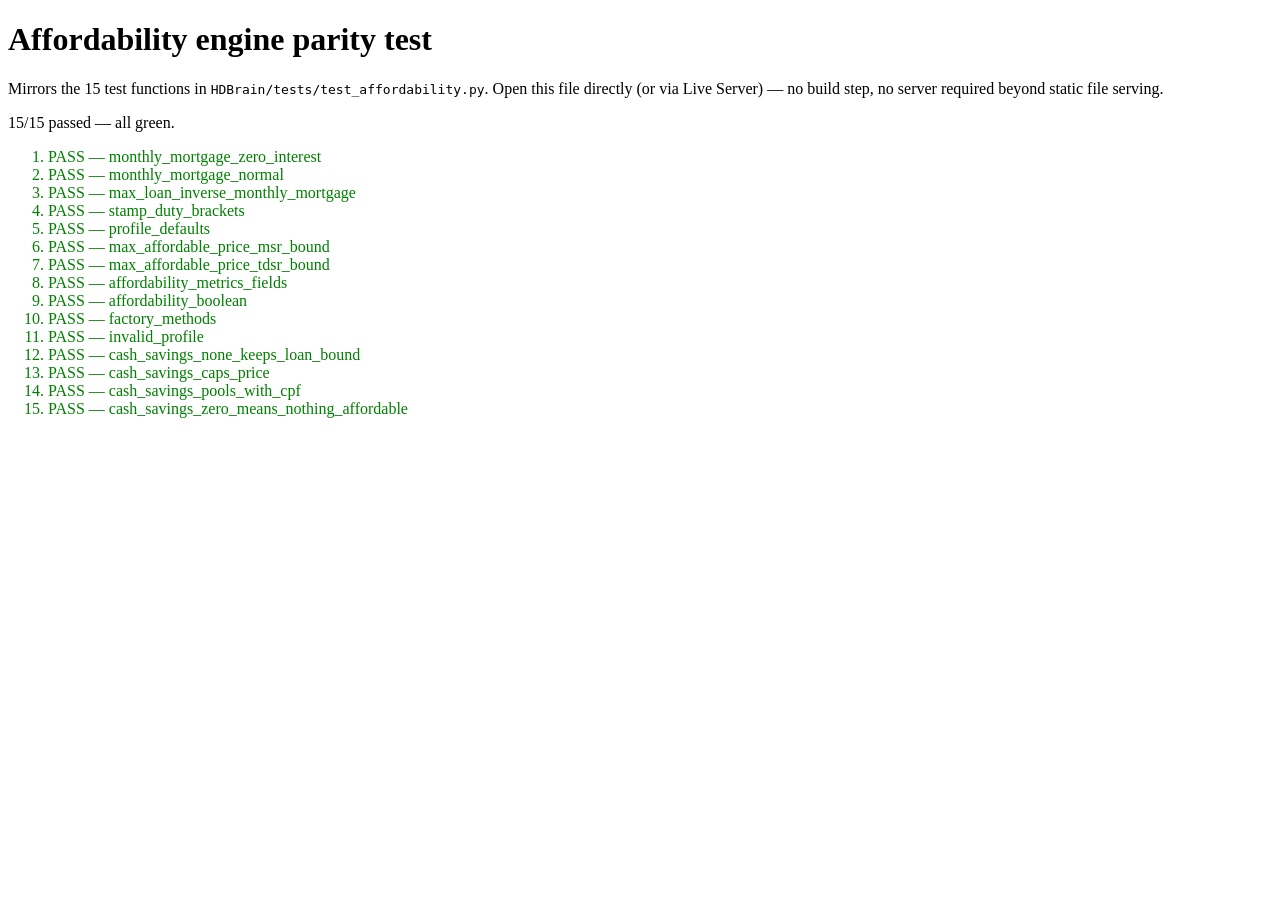
<file: web/parity_test.html>
<!doctype html>
<html lang="en">
<head>
<meta charset="utf-8" />
<title>HDBrain — JS/Python Affordability Engine Parity Test</title>
</head>
<body>
<h1>Affordability engine parity test</h1>
<p>Mirrors the 15 test functions in <code>HDBrain/tests/test_affordability.py</code>. Open this file
directly (or via Live Server) — no build step, no server required beyond static file serving.</p>
<div id="summary">Running...</div>
<ol id="results"></ol>

<script type="module">
import {
  makeProfile, forHdbLoan, forBankLoan,
  monthlyMortgage, maxLoanFromPayment, stampDuty,
  maxAffordablePrice, affordabilityMetrics,
} from "./js/engine/affordability.js";

const results = [];
let currentTest = null;

function test(name, fn) {
  currentTest = name;
  try {
    fn();
    results.push({ name, pass: true });
  } catch (e) {
    results.push({ name, pass: false, error: e.message });
  }
}

function approx(actual, expected, abs = 1e-6) {
  if (Math.abs(actual - expected) > abs) {
    throw new Error(`expected ${expected}, got ${actual} (tolerance ${abs})`);
  }
}

function assertTrue(cond, msg) {
  if (!cond) throw new Error(msg || "assertion failed");
}

function assertRaises(fn, msg) {
  try {
    fn();
  } catch (e) {
    return;
  }
  throw new Error(msg || "expected an error to be thrown");
}

// 1. test_monthly_mortgage_zero_interest
test("monthly_mortgage_zero_interest", () => {
  approx(monthlyMortgage(500_000, 0.0, 0.0, 25), 500_000 / 300, 1e-6);
});

// 2. test_monthly_mortgage_normal
test("monthly_mortgage_normal", () => {
  const pay = monthlyMortgage(500_000, 0.25, 0.026, 25);
  assertTrue(pay > 0);
  approx(pay, 1701, 5);
});

// 3. test_max_loan_inverse_monthly_mortgage
test("max_loan_inverse_monthly_mortgage", () => {
  const pay = monthlyMortgage(500_000, 0.25, 0.026, 25);
  const loan = maxLoanFromPayment(pay, 0.026, 25);
  approx(loan, 375_000, 1);
});

// 4. test_stamp_duty_brackets
test("stamp_duty_brackets", () => {
  approx(stampDuty(180_000), 1_800);
  approx(stampDuty(360_000), 1_800 + 3_600);
  approx(stampDuty(1_000_000), 180_000 * 0.01 + 180_000 * 0.02 + 640_000 * 0.03);
  approx(
    stampDuty(2_000_000),
    180_000 * 0.01 + 180_000 * 0.02 + 640_000 * 0.03 + 500_000 * 0.04 + 500_000 * 0.05
  );
});

// 5. test_profile_defaults
test("profile_defaults", () => {
  const p = makeProfile({ monthlyIncome: 8_000 });
  approx(p.downpaymentPct, 0.25);
  approx(p.msrLimit, 0.30);
  approx(p.tdsrLimit, 0.55);
  assertTrue(p.loanType === "hdb");
  approx(p.existingDebtMonthly, 0.0);
});

// 6. test_max_affordable_price_msr_bound
test("max_affordable_price_msr_bound", () => {
  const p = makeProfile({ monthlyIncome: 8_000 });
  const maxPrice = maxAffordablePrice(p);
  const monthly = monthlyMortgage(maxPrice, p.downpaymentPct, p.interestRate, p.tenureYears);
  const maxMonthly = affordabilityMetrics(maxPrice, p).monthlyPayment;
  approx(monthly, maxMonthly, 1);
  assertTrue(monthly / p.monthlyIncome <= p.msrLimit + 1e-9);
});

// 7. test_max_affordable_price_tdsr_bound
test("max_affordable_price_tdsr_bound", () => {
  const p = makeProfile({ monthlyIncome: 8_000, existingDebtMonthly: 2_400 });
  const maxPrice = maxAffordablePrice(p);
  const monthly = monthlyMortgage(maxPrice, p.downpaymentPct, p.interestRate, p.tenureYears);
  const totalDebt = monthly + p.existingDebtMonthly;
  assertTrue(totalDebt / p.monthlyIncome <= p.tdsrLimit + 1e-9);
  assertTrue(monthly / p.monthlyIncome <= p.msrLimit + 1e-9);
});

// 8. test_affordability_metrics_fields
test("affordability_metrics_fields", () => {
  const p = makeProfile({ monthlyIncome: 8_000 });
  const m = affordabilityMetrics(500_000, p);
  const expectedKeys = new Set([
    "price", "maxAffordablePrice", "monthlyPayment", "monthlyIncome", "existingDebtMonthly",
    "cashSavings", "msr", "msrLimit", "tdsr", "tdsrLimit", "pti", "priceToAnnualIncome",
    "downpayment", "downpaymentPct", "loanAmount", "loanToValue", "stampDuty",
    "totalUpfrontCash", "affordable", "affordabilityGap", "loanType",
  ]);
  const actualKeys = new Set(Object.keys(m));
  assertTrue(actualKeys.size === expectedKeys.size, `key count mismatch: ${actualKeys.size} vs ${expectedKeys.size}`);
  for (const k of expectedKeys) assertTrue(actualKeys.has(k), `missing key ${k}`);
  approx(m.downpaymentPct, 0.25);
  approx(m.loanToValue, 0.75);
  approx(m.msrLimit, 0.30);
  approx(m.tdsrLimit, 0.55);
});

// 9. test_affordability_boolean
test("affordability_boolean", () => {
  const p = makeProfile({ monthlyIncome: 8_000 });
  const maxPrice = maxAffordablePrice(p);
  assertTrue(affordabilityMetrics(maxPrice * 0.9, p).affordable === true);
  assertTrue(affordabilityMetrics(maxPrice * 1.1, p).affordable === false);
});

// 10. test_factory_methods
test("factory_methods", () => {
  const hdb = forHdbLoan(8_000);
  assertTrue(hdb.loanType === "hdb");
  approx(hdb.downpaymentPct, 0.25);
  approx(hdb.interestRate, 0.026);
  approx(hdb.msrLimit, 0.30);

  const bank = forBankLoan(8_000);
  assertTrue(bank.loanType === "bank");
  approx(bank.interestRate, 0.035);

  const bankCustom = forBankLoan(8_000, { interestRate: 0.04, downpaymentPct: 0.30 });
  approx(bankCustom.interestRate, 0.04);
  approx(bankCustom.downpaymentPct, 0.30);
});

// 11. test_invalid_profile
test("invalid_profile", () => {
  assertRaises(() => maxAffordablePrice(makeProfile({ monthlyIncome: 8_000, downpaymentPct: -0.1 })));
  assertRaises(() => maxAffordablePrice(makeProfile({ monthlyIncome: 8_000, downpaymentPct: 1.0 })));
  assertRaises(() => maxAffordablePrice(makeProfile({ monthlyIncome: 8_000, loanType: "cash" })));
  assertRaises(() => maxAffordablePrice(makeProfile({ monthlyIncome: 8_000, cashSavings: -1.0 })));
});

// 12. test_cash_savings_none_keeps_loan_bound
test("cash_savings_none_keeps_loan_bound", () => {
  const pUnknown = makeProfile({ monthlyIncome: 8_000 });
  const pRich = makeProfile({ monthlyIncome: 8_000, cashSavings: 10_000_000 });
  approx(maxAffordablePrice(pUnknown), maxAffordablePrice(pRich), 1e-6);
});

// 13. test_cash_savings_caps_price
test("cash_savings_caps_price", () => {
  const p = makeProfile({ monthlyIncome: 8_000, cashSavings: 50_000 });
  const maxPrice = maxAffordablePrice(p);
  const unconstrained = maxAffordablePrice(makeProfile({ monthlyIncome: 8_000 }));
  assertTrue(maxPrice < unconstrained);
  const upfront = maxPrice * p.downpaymentPct + stampDuty(maxPrice);
  approx(upfront, 50_000, 1);
  const m = affordabilityMetrics(maxPrice * 1.05, p);
  assertTrue(m.affordable === false);
});

// 14. test_cash_savings_pools_with_cpf
test("cash_savings_pools_with_cpf", () => {
  const pCashOnly = makeProfile({ monthlyIncome: 8_000, cashSavings: 50_000 });
  const pMixed = makeProfile({ monthlyIncome: 8_000, cashSavings: 30_000, cpfAvailable: 20_000 });
  approx(maxAffordablePrice(pCashOnly), maxAffordablePrice(pMixed), 1e-6);
});

// 15. test_cash_savings_zero_means_nothing_affordable
test("cash_savings_zero_means_nothing_affordable", () => {
  const p = makeProfile({ monthlyIncome: 8_000, cashSavings: 0.0 });
  approx(maxAffordablePrice(p), 0.0);
});

// ---- render ----
const list = document.getElementById("results");
let passCount = 0;
for (const r of results) {
  const li = document.createElement("li");
  li.textContent = r.pass ? `PASS — ${r.name}` : `FAIL — ${r.name}: ${r.error}`;
  li.style.color = r.pass ? "green" : "red";
  list.appendChild(li);
  if (r.pass) passCount++;
}
document.getElementById("summary").textContent =
  `${passCount}/${results.length} passed` + (passCount === results.length ? " — all green." : " — FAILURES ABOVE.");
document.title = `[${passCount}/${results.length}] ` + document.title;
</script>
</body>
</html>
</file>
<file: web/css/tokens.css>
/*
 * Design tokens (README_XCH §8 S2 task 1). Single source of truth for every
 * color / font / spacing / radius / shadow / z-index value used anywhere in
 * the site. No component file may hardcode a color, font-size, or spacing
 * value that has a token here — that is the S2 "tokens first" discipline.
 *
 * Palette + rationale: §7.10.1 (dark-first, "light is a reward not wallpaper"),
 * §7.9.4 (glass component tokens), §7.9.0 (Manrope/Inter type stack).
 */

@font-face {
  font-family: "Inter";
  font-style: normal;
  font-weight: 100 900;
  font-display: swap;
  src: url("../vendor/fonts/inter-latin.woff2") format("woff2");
}

@font-face {
  font-family: "Manrope";
  font-style: normal;
  font-weight: 100 900;
  font-display: swap;
  src: url("../vendor/fonts/manrope-latin.woff2") format("woff2");
}

:root {
  /* ---- Base surfaces (deep navy, three lifted layers; pure black reserved
     for the ST0 starfield only) ---- */
  --bg-0: #0a1220;
  --bg-1: #101a2c;
  --bg-2: #16233a;
  --bg-starfield: #000000;

  /* ---- Text ---- */
  --ink-1: #e8edf5;
  --ink-2: #93a1b5;
  --ink-on-accent: #10141c;

  /* ---- Accent discipline: coral is the only accent allowed on structural/
     CTA elements; mint + mango are reserved for data-viz encoding only
     (§7.10.1 "each screen gets at most one accent"). Strait blue is the
     third dataviz hue for the three-tier chart palette. ---- */
  --coral: #ff6b6b;
  --coral-dim: #d4514f;
  --mint: #06d6a0;
  --mango: #ffd166;
  --strait-blue: #118ab2;

  /* Ink color for text on a LIGHT surface (parallel to --ink-on-accent).
     Currently only ST0's blurred "glass disc" backdrop is pale enough to
     need it; the name doesn't assume it stays that way. */
  --ink-on-light: #EB5637;

  /* Affordability tiers for the ST2 "City of Lights" map. These were once an
     all-brightness ramp (color-blind-safe but, per XCH, too subtle for most
     people to read at a glance), now an intuitive traffic light: plenty=green,
     cosy=yellow, foothold=red, none=dark/unlit. The tier still appears in each
     marker's tooltip + aria-label, so the meaning survives for color-blind
     readers even though hue no longer carries it alone. */
  --tier-plenty: #35d07a;
  --tier-cosy: #ffd166;
  --tier-foothold: #ff6b6b;
  --tier-off: #24314a;

  /* ---- Glass tokens (§7.9.4, dark variant is the only variant now) ---- */
  --glass-bg: rgba(16, 28, 46, 0.45);
  --glass-bg-strong: rgba(16, 28, 46, 0.65);
  --glass-blur: blur(20px) saturate(160%);
  --glass-border-top: rgba(255, 255, 255, 0.65);
  --glass-border-bottom: rgba(255, 255, 255, 0.08);
  --glass-shadow: 0 8px 32px rgba(7, 59, 76, 0.12);
  --glass-radius: 24px;
  --glass-radius-sm: 12px;

  /* ---- Type ---- */
  --font-display: "Manrope", "Segoe UI", system-ui, sans-serif;
  --font-body: "Inter", "Segoe UI", system-ui, sans-serif;

  /* Modular scale, ratio 1.25, base 1rem. */
  --text-xs: 0.8rem;
  --text-sm: 0.9rem;
  --text-base: 1rem;
  --text-md: 1.25rem;
  --text-lg: 1.563rem;
  --text-xl: 1.953rem;
  --text-2xl: 2.441rem;
  --text-3xl: 3.052rem;
  --text-display: clamp(2.5rem, 5vw + 1rem, 5.5rem);

  /* ---- Spacing (4/8 grid) ---- */
  --space-1: 0.25rem;
  --space-2: 0.5rem;
  --space-3: 0.75rem;
  --space-4: 1rem;
  --space-6: 1.5rem;
  --space-8: 2rem;
  --space-12: 3rem;
  --space-16: 4rem;
  --space-24: 6rem;

  /* ---- Radius / border / shadow (shape-consistency lock, §4.4) ----
     Cards use --radius-md, small controls use --radius-sm, pills use
     --radius-pill. No other radius value is used anywhere. */
  --radius-sm: 12px;
  --radius-md: 20px;
  --radius-pill: 999px;
  --border-hairline: 1px solid rgba(232, 237, 245, 0.1);
  --shadow-card: 0 12px 40px rgba(2, 6, 16, 0.35);

  /* ---- Motion spec (README §8 S3: "先写一张全站动效规范表... 所有动效从表里
     取值, 禁止拍脑袋数值"). This is that table. Every S3 animation, CSS or JS
     (js/motion.js mirrors these three durations + the stagger interval for
     GSAP, which wants seconds), pulls its timing from here — nowhere else.
       fast   (150ms) — micro feedback: hover glow, docking jolt settle
       base   (300ms) — state changes: card/tooltip reveal, bar fill, bracket open
       slow   (600ms) — entrances: count-up, line-drawing, one beat of a chained
                         sequence (the ST7 finale composes several 600ms beats
                         in one timeline rather than inventing a longer token)
       stagger (30ms) — list rhythm: window lighting, SHAP bars, card grids
     One ease curve for the whole site, per the same discipline. ---- */
  --duration-fast: 150ms;
  --duration-base: 300ms;
  --duration-slow: 600ms;
  --stagger-interval: 30ms;
  --ease-out-expo: cubic-bezier(0.16, 1, 0.3, 1);

  /* ---- z-index scale (§ Layout: never an arbitrary 999) ---- */
  --z-spotlight: 90;
  --z-nav: 100;
  --z-tooltip: 200;
  --z-modal: 300;

  /* ---- Layout ---- */
  --content-max: 1200px;
  --prose-max: 68ch;
  --nav-height: 76px;
}

@media (prefers-reduced-transparency: reduce) {
  :root {
    --glass-bg: rgba(16, 28, 46, 0.92);
    --glass-bg-strong: rgba(16, 28, 46, 0.97);
  }
}
</file>
<file: web/css/base.css>
/*
 * Global reset, typography, and component primitives (README_XCH §8 S2 task 1-2).
 * Every value here comes from tokens.css — no hardcoded color/size in this file.
 * Anti-template checklist (§7.10.1) is enforced by construction: no gradient
 * blocks, no emoji-as-icon, no uniform card walls, no centered SaaS opener.
 */

*,
*::before,
*::after {
  box-sizing: border-box;
}

html {
  color-scheme: dark;
}

body {
  margin: 0;
  background: var(--bg-0);
  color: var(--ink-1);
  font-family: var(--font-body);
  font-size: var(--text-base);
  line-height: 1.7;
  font-variant-numeric: tabular-nums;
  -webkit-font-smoothing: antialiased;
}

img {
  max-width: 100%;
  display: block;
}

a {
  color: var(--coral);
}

::selection {
  background: var(--coral);
  color: var(--ink-on-accent);
}

/* ---------- Typography ---------- */

h1,
h2,
h3 {
  font-family: var(--font-display);
  font-weight: 800;
  letter-spacing: -0.03em;
  line-height: 1.05;
  color: var(--ink-1);
  text-wrap: balance;
  margin: 0 0 var(--space-4);
}

h1 {
  font-size: var(--text-display);
}

h2 {
  font-size: var(--text-2xl);
}

h3 {
  font-size: var(--text-lg);
  font-weight: 700;
}

p {
  margin: 0 0 var(--space-4);
  max-width: var(--prose-max);
  color: var(--ink-1);
  text-wrap: pretty;
}

.eyebrow {
  font-family: var(--font-body);
  font-size: var(--text-sm);
  color: var(--ink-2);
  margin: 0 0 var(--space-2);
}

.lede {
  font-size: var(--text-md);
  color: var(--ink-2);
  max-width: var(--prose-max);
}

.disclosure {
  font-size: var(--text-sm);
  color: var(--ink-2);
  border-top: var(--border-hairline);
  padding-top: var(--space-3);
  max-width: var(--prose-max);
}

/* ---------- Layout primitives ---------- */

section {
  position: relative;
  min-height: 100dvh;
  padding: calc(var(--nav-height) + var(--space-16)) var(--space-8) var(--space-16);
  overflow-x: clip;
  /* Opaque by default so the fixed #starfield / #world-bg layers (behind
     everything) only show through the sections that opt into transparency —
     ST0's hero and ST1's skyline backdrop. */
  background: var(--bg-0);
}

.station-inner {
  max-width: var(--content-max);
  margin: 0 auto;
}

.stack {
  display: flex;
  flex-direction: column;
  gap: var(--space-6);
}

.cluster {
  display: flex;
  flex-wrap: wrap;
  gap: var(--space-4);
  align-items: center;
}

.grid-2 {
  display: grid;
  grid-template-columns: 1fr;
  gap: var(--space-8);
}

@media (min-width: 900px) {
  .grid-2 {
    grid-template-columns: minmax(0, 1fr) minmax(0, 1fr);
    align-items: start;
  }
}

.grid-cards {
  display: grid;
  grid-template-columns: repeat(auto-fit, minmax(260px, 1fr));
  gap: var(--space-6);
}

/* ---------- Glass surface ---------- */

.glass {
  background: var(--glass-bg);
  backdrop-filter: var(--glass-blur);
  -webkit-backdrop-filter: var(--glass-blur);
  border-radius: var(--glass-radius);
  border: 1px solid transparent;
  border-image: linear-gradient(180deg, var(--glass-border-top), var(--glass-border-bottom)) 1;
  box-shadow: var(--glass-shadow);
}

@supports not (backdrop-filter: blur(1px)) {
  .glass {
    background: var(--glass-bg-strong);
  }
}

.card {
  background: var(--bg-1);
  border: var(--border-hairline);
  border-radius: var(--radius-md);
  box-shadow: var(--shadow-card);
  padding: var(--space-6);
}

/* ---------- Buttons ---------- */

button,
.btn {
  font-family: var(--font-body);
  font-size: var(--text-base);
  font-weight: 600;
  cursor: pointer;
  border-radius: var(--radius-pill);
  padding: var(--space-3) var(--space-6);
  transition: transform var(--duration-fast) var(--ease-out-expo);
}

button:active,
.btn:active {
  transform: scale(0.98);
}

button,
.btn-primary {
  background: var(--coral);
  color: var(--ink-on-accent);
  border: none;
}

button:hover,
.btn-primary:hover {
  background: #ff8080;
}

.btn-ghost {
  background: transparent;
  color: var(--ink-1);
  border: 1px solid rgba(232, 237, 245, 0.3);
}

.btn-ghost:hover {
  border-color: var(--coral);
  color: var(--coral);
}

.btn-sm {
  padding: var(--space-2) var(--space-4);
  font-size: var(--text-sm);
}

/* ---------- Forms ---------- */

form {
  display: flex;
  flex-direction: column;
  gap: var(--space-4);
}

label {
  display: flex;
  flex-direction: column;
  gap: var(--space-2);
  font-size: var(--text-sm);
  color: var(--ink-2);
}

input,
select {
  font-family: var(--font-body);
  font-size: var(--text-base);
  color: var(--ink-1);
  background: var(--bg-2);
  border: 1px solid rgba(232, 237, 245, 0.16);
  border-radius: var(--radius-sm);
  padding: var(--space-3);
  accent-color: var(--coral);
}

input:focus-visible,
select:focus-visible,
button:focus-visible,
a:focus-visible,
[tabindex]:focus-visible {
  outline: 2px solid var(--coral);
  outline-offset: 2px;
}

input[type="range"] {
  padding: 0;
  background: transparent;
}

/* ---------- Disclosure (collapsed-by-default sections) ---------- */

.disclosure-block summary {
  cursor: pointer;
  list-style: none;
  font-family: var(--font-display);
  font-weight: 700;
  font-size: var(--text-md);
  color: var(--ink-1);
  display: flex;
  align-items: center;
  justify-content: space-between;
  gap: var(--space-4);
}

.disclosure-block summary::-webkit-details-marker {
  display: none;
}

.disclosure-block summary::after {
  content: "Show \2193";
  font-family: var(--font-body);
  font-size: var(--text-sm);
  font-weight: 600;
  color: var(--coral);
  flex: none;
}

.disclosure-block[open] summary::after {
  content: "Hide \2191";
}

.disclosure-block[open] summary {
  margin-bottom: var(--space-4);
  padding-bottom: var(--space-4);
  border-bottom: var(--border-hairline);
}

/* ---------- Tables ---------- */

table {
  width: 100%;
  border-collapse: collapse;
  font-size: var(--text-sm);
}

th,
td {
  text-align: left;
  padding: var(--space-3) var(--space-4);
  border-bottom: var(--border-hairline);
}

th {
  color: var(--ink-2);
  font-weight: 600;
  font-size: var(--text-xs);
  text-transform: uppercase;
  letter-spacing: 0.04em;
}

/* ---------- Split-text reveal (js/split-text.js) ---------- */

.split-char {
  display: inline-block;
  will-change: transform, opacity;
}

/* ScrollFloat groups chars into words (js/scroll-float.js) so wrapping titles/
   intros break BETWEEN words, never inside one. */
.split-word {
  display: inline-block;
  white-space: nowrap;
}

/* ---------- Typewriter reveal (js/text-type.js) ---------- */

.text-type-cursor {
  margin-left: 0.1em;
  display: inline-block;
  color: var(--coral);
}

/* A FIXED number of blinks (js/text-type.js removes the cursor after this
   plays out), not an infinite loop — see the file header for why. */
.text-type-cursor--blink {
  animation: text-type-blink 0.55s steps(1) 3;
}

@keyframes text-type-blink {
  0%, 49% { opacity: 1; }
  50%, 100% { opacity: 0; }
}

/* ---------- Boot loader ---------- */

/* Shown by default (no JS needed to display it) while js/main.js awaits
   loadAllData(); js/main.js hides it once every station has rendered. The
   Merlion's water spout is the ONE deliberately looping animation on the
   whole site (README §7.9.1 / §8 S3 task 9) — every other S3 animation
   plays once and settles. Reduced-motion collapses it like any other loop,
   via the blanket rule at the bottom of this file. */
.boot-loader {
  position: fixed;
  inset: 0;
  z-index: var(--z-modal);
  background: var(--bg-starfield);
  display: flex;
  align-items: center;
  justify-content: center;
  transition: opacity var(--duration-slow) var(--ease-out-expo);
}

.boot-loader.is-hidden {
  opacity: 0;
  pointer-events: none;
}

.boot-loader-scene {
  position: relative;
  width: 120px;
  height: 120px;
  color: var(--ink-1);
}

.boot-merlion,
.boot-spout-dots {
  position: absolute;
  inset: 0;
  width: 100%;
  height: 100%;
}

.boot-dot {
  position: absolute;
  top: 0;
  left: 0;
  width: 5px;
  height: 5px;
  border-radius: var(--radius-pill);
  background: var(--strait-blue);
  offset-path: path("M50 42 C42 30 30 24 18 24");
  offset-distance: 0%;
  opacity: 0;
  animation: boot-spout-flow 1.2s linear infinite;
}

@keyframes boot-spout-flow {
  0% { offset-distance: 0%; opacity: 0; }
  15% { opacity: 1; }
  85% { opacity: 1; }
  100% { offset-distance: 100%; opacity: 0; }
}

/* ---------- Reduced motion ---------- */

@media (prefers-reduced-motion: reduce) {
  * {
    animation-duration: 0.001ms !important;
    animation-iteration-count: 1 !important;
    transition-duration: 0.001ms !important;
    scroll-behavior: auto !important;
  }
}
</file>
<file: web/css/nav.css>
/*
 * Top navigation: horizontal MRT line (README_XCH §7.11.1 "functional layer").
 * Static/linear only in S2 — the train marker's position is bound to scroll
 * with a plain transform, no easing or scrub physics (that is S3).
 */

#top-nav {
  position: fixed;
  inset: 0 0 auto 0;
  height: var(--nav-height);
  z-index: var(--z-nav);
  border-bottom: var(--border-hairline);
  border-radius: 0;
}

.nav-inner {
  height: 100%;
  max-width: var(--content-max);
  margin: 0 auto;
  padding: 0 var(--space-6);
  display: flex;
  align-items: center;
  gap: var(--space-6);
}

.nav-brand {
  font-family: var(--font-display);
  font-weight: 800;
  font-size: var(--text-md);
  color: var(--ink-1);
  letter-spacing: -0.02em;
  flex: none;
  text-decoration: none;
}

.nav-brand .dot {
  color: var(--coral);
}

.nav-track {
  position: relative;
  flex: 1;
  height: 100%;
  display: none;
  /* Nudge the whole rail group (line + train + dots) down a touch — the train
     rides above the line, so at a true 50% the group's visual mass sits high;
     this re-centres it against the brand text and action buttons. */
  transform: translateY(17px);
}

/* Clips ONLY the train's horizontal overflow — deliberately a separate box
   from .nav-track (real bug found 2026-07-17: overflow:hidden directly on
   .nav-track, which is also the containing block for each dot's tooltip
   bubble, silently clipped every tooltip too, since the bubble renders
   below the track's own height. The tooltip was never actually broken in
   markup/CSS terms — it was rendering, then getting cut off by this
   ancestor's clipping before a single pixel of it could show). */
.nav-train-clip {
  position: absolute;
  inset: 0;
  overflow: hidden;
  pointer-events: none;
}

.nav-line {
  position: absolute;
  left: 0;
  right: 0;
  top: 50%;
  height: 2px;
  background: rgba(232, 237, 245, 0.16);
  transform: translateY(-50%);
}

/* The real SMRT train illustration (XCH-supplied, background removed 2026-07-17),
   not an abstract dot. Positioned by its RIGHT edge (nav.js `updateTrainByScroll()`),
   which tracks scroll continuously — the rest of the train trails behind to
   the left and gets clipped by `.nav-train-clip`'s `overflow: hidden` when
   there isn't room to show the whole consist yet.
   z-index puts it above the line/dots (XCH: train should ride "on top"), and
   `pointer-events: none` makes sure that layering never blocks clicking or
   hovering a dot the train happens to be passing over (real regression found
   right after adding the z-index: covered dots stopped being clickable and
   their tooltips stopped showing, since the train was silently eating the
   pointer events meant for the dot underneath).
   Anchored by its BOTTOM edge with a fixed gap above the rail line (rather
   than vertically centered) so the wheels/undercarriage sit just above the
   line, not on top of it — dots stay fully visible instead of being partly
   covered by the train's lower edge (XCH: "隔开一点，要让我能看到完整的点"). */
.nav-train {
  position: absolute;
  bottom: calc(50% + 6px);
  right: 100%;
  height: 30px;
  width: auto;
  will-change: right;
  z-index: 1;
  pointer-events: none;
}

.nav-dot {
  position: absolute;
  top: 0;
  bottom: 0;
  left: var(--pos);
  transform: translateX(-50%);
  display: flex;
  align-items: center;
  text-decoration: none;
  color: var(--ink-2);
}

.nav-dot-mark {
  width: 6px;
  height: 6px;
  border-radius: var(--radius-pill);
  background: currentColor;
  flex: none;
  transition: width var(--duration-fast) var(--ease-out-expo), height var(--duration-fast) var(--ease-out-expo);
}

/* Bubble tooltip with the full station name — replaces the old inline-expand
   short label (XCH: "不要只显示ST几，而是要把全名浮动的显示在下面，类似于一个
   冒泡的框框"). Below the dot, with a small pointer triangle. */
.nav-dot-tooltip {
  position: absolute;
  top: calc(100% + 10px);
  left: 50%;
  transform: translateX(-50%) translateY(-4px);
  background: var(--glass-bg-strong);
  backdrop-filter: var(--glass-blur);
  -webkit-backdrop-filter: var(--glass-blur);
  border: var(--border-hairline);
  border-radius: var(--radius-sm);
  padding: var(--space-2) var(--space-3);
  font-size: var(--text-xs);
  color: var(--ink-1);
  white-space: nowrap;
  opacity: 0;
  visibility: hidden;
  pointer-events: none;
  transition: opacity var(--duration-fast) var(--ease-out-expo), transform var(--duration-fast) var(--ease-out-expo);
  z-index: var(--z-tooltip);
}

.nav-dot-tooltip::before {
  content: "";
  position: absolute;
  bottom: 100%;
  left: 50%;
  transform: translateX(-50%);
  border: 5px solid transparent;
  border-bottom-color: var(--bg-2);
}

.nav-dot:hover .nav-dot-tooltip,
.nav-dot:focus-visible .nav-dot-tooltip {
  opacity: 1;
  visibility: visible;
  transform: translateX(-50%) translateY(0);
}

.nav-dot[aria-current="true"] {
  color: var(--coral);
}

.nav-dot[aria-current="true"] .nav-dot-mark {
  width: 10px;
  height: 10px;
  box-shadow: 0 0 0 4px rgba(255, 107, 107, 0.2);
}

.nav-actions {
  display: none;
  flex: none;
  gap: var(--space-2);
}

@media (min-width: 900px) {
  .nav-track {
    display: block;
  }

  .nav-actions {
    display: flex;
  }
}

@media (prefers-reduced-motion: reduce) {
  .nav-train {
    transition: none !important;
  }
}
</file>
<file: web/css/stations.css>
/*
 * Per-station layout (README_XCH §8 S2 tasks 4/6/6a). Filled in station-by-
 * station as each one is reworked from the S1 plain-HTML skeleton.
 */

.accent {
  color: var(--coral);
}

/* Station headers centred page-wide (XCH 2026-07-20, extending ST7's finale
   layout to every station): the title and its one-line intro sit on the page
   axis; station bodies keep their own layouts. ST2/ST3/ST4 do the same via
   their .stX-head blocks; ST7 has its own rules; ST0 is the hero composition
   and stays as designed. */
#st1-questions .station-inner > h2,
#st1-questions .station-inner > .lede,
#st5-market .station-inner > h2,
#st5-market .station-inner > .lede,
#st6-arena .station-inner > h2,
#st6-arena .station-inner > .lede {
  text-align: center;
}

#st1-questions .station-inner > .lede,
#st5-market .station-inner > .lede,
#st6-arena .station-inner > .lede {
  margin-inline: auto;
}

/* ================= ST0 Departure ================= */

.st0 {
  /* Transparent so the fixed #starfield / #world-bg layers below show through
     (see index.html). The landing scrub scales the planet up while this
     section is pinned — clip it to the section's own box so it doesn't bleed
     into whatever GSAP has pinned above/below. */
  background: transparent;
  display: flex;
  align-items: center;
  overflow: hidden;
}

/* Night sky behind the whole hero, moved off .st0 onto a fixed layer so the
   Buildings backdrop (#world-bg) can fade in over it during the landing. Sits
   behind everything; ST2+ paint their own opaque backgrounds over it. */
#starfield {
  position: fixed;
  inset: 0;
  z-index: -2;
  pointer-events: none;
  background-color: var(--bg-starfield);
  background-image:
    radial-gradient(1.5px 1.5px at 10% 20%, rgba(255, 255, 255, 0.8), transparent),
    radial-gradient(1px 1px at 30% 65%, rgba(255, 255, 255, 0.6), transparent),
    radial-gradient(1.5px 1.5px at 55% 15%, rgba(255, 255, 255, 0.7), transparent),
    radial-gradient(1px 1px at 75% 45%, rgba(255, 255, 255, 0.5), transparent),
    radial-gradient(1.5px 1.5px at 90% 75%, rgba(255, 255, 255, 0.8), transparent),
    radial-gradient(1px 1px at 15% 85%, rgba(255, 255, 255, 0.5), transparent),
    radial-gradient(1.5px 1.5px at 40% 40%, rgba(255, 255, 255, 0.6), transparent);
  background-repeat: repeat;
  background-size: 340px 340px;
}

/* The Singapore skyline (ground.png). Fixed so it STAYS put as ST0's planet +
   intro copy scroll away — "背景保留". js/stations/st0.js fades it in during
   the landing (over the starfield), then blurs #world-bg-img and raises
   #world-bg-scrim as ST1 arrives (虚化 + 黑透), and fades the layer back out
   before ST2. Default opacity 0: under no-JS / reduced-motion the hero and ST1
   simply show the starfield, which is a fine static backdrop for the glass. */
#world-bg {
  position: fixed;
  inset: 0;
  z-index: -1;
  opacity: 0;
  pointer-events: none;
}

#world-bg-img {
  width: 100%;
  height: 100%;
  object-fit: cover;
  will-change: filter;
}

#world-bg-scrim {
  position: absolute;
  inset: 0;
  background: var(--bg-0);
  opacity: 0;
}

.st0-grid {
  position: relative;
  z-index: 1;
  width: 100%;
  display: grid;
  grid-template-columns: 1fr;
  gap: var(--space-12);
  align-items: center;
}

.st0-copy .lede {
  margin-bottom: var(--space-8);
}

/* Anchored to the bottom-centre of the hero (a direct child of .st0). Its text
   reveals character-by-character once the headline + lede have finished (see
   js/stations/st0.js), then the arrow floats up and down forever. Clicking it
   scrolls to the landing composition, not straight to ST1. */
.scroll-cue {
  position: absolute;
  left: 50%;
  bottom: var(--space-12);
  transform: translateX(-50%);
  z-index: 2;
  display: inline-flex;
  flex-direction: column;
  align-items: center;
  gap: var(--space-2);
  text-decoration: none;
  color: var(--ink-2);
  font-size: var(--text-sm);
  letter-spacing: 0.04em;
  transition: color var(--duration-base) var(--ease-out-expo);
}

.scroll-cue-text {
  text-transform: uppercase;
}

.scroll-cue-arrow {
  display: inline-block;
  font-size: var(--text-lg);
  line-height: 1;
}

.scroll-cue:hover {
  color: var(--coral);
}

.st0-planet {
  position: relative;
  justify-self: center;
}

.st0-planet img {
  width: min(70vw, 480px);
  height: auto;
  aspect-ratio: 1 / 1;
  border-radius: var(--radius-pill);
  /* Soft feathered edge, not a hard circular clip — a radial mask fades the
     last ~1/5 of the radius to transparent. This is also the landing
     sequence's "glass disc" edge: the planet blurs (js/stations/st0.js) but
     stays on screen, and the soft mask is what makes a blurred-but-still-
     round shape read as frosted glass instead of a smeared square.
     border-radius above is the fallback shape if mask support is missing. */
  mask-image: radial-gradient(circle, black 55%, transparent 78%);
  -webkit-mask-image: radial-gradient(circle, black 55%, transparent 78%);
}

/* The project intro lives ON the planet, not the whole viewport — it's the
   "glass disc" from the note above, revealed once the planet has blurred and
   ground.png has taken over as the backdrop. Hidden by default (opacity: 0
   below) and only ever revealed by js/stations/st0.js's pin timeline — under
   no-JS/reduced-motion it never appears, same as that timeline's other
   flourishes (planet blur, ground crossfade); it only reinforces the hero
   copy above, which IS always visible. `inset` is NEGATIVE on purpose: the
   oversized composition doesn't fit inside the disc's own box, so this canvas
   is deliberately larger than `.st0-planet`. `.st0`'s `overflow: hidden`
   (ST0 rules above) is the backstop if any word reaches the section edge. */
.st0-intro {
  position: absolute;
  inset: -35%;
  z-index: 1;
  display: flex;
  align-items: center;
  justify-content: center;
  opacity: 0;
  pointer-events: none;
}

/* Streetwear-logo composition: three separate marks, not three neat lines of
   a sentence. Each group is a big all-caps hero word (REAL / THREE / ONE)
   with a small caption tucked hard against it — the size and case contrast
   is what carries the "logo". Alternating per-group alignment gives the
   scatter; no rotation, everything stays axis-aligned. */
.st0-intro-lines {
  display: flex;
  flex-direction: column;
  margin: 0;
}

.st0-intro-group {
  display: flex;
  align-items: baseline;
  gap: 0.28em;
  white-space: nowrap;
}

.st0-intro-group--a {
  align-self: flex-start;
  margin: 0 0 0 2%;
}

.st0-intro-group--b {
  align-self: center;
  margin: -0.06em 0;
  z-index: 1;
}

.st0-intro-group--c {
  align-self: flex-end;
  margin: 0 4% 0 0;
}

.st0-intro-word,
.st0-intro-rest {
  /* The backdrop here is a blurred, shifting mix of colors, not a flat
     surface — no single text color stays legible against all of it. A dark
     shadow behind the glyphs is what actually keeps them readable no matter
     what's swirling underneath at any given moment, independent of color. */
  text-shadow: 0 2px 14px rgba(0, 0, 0, 0.75), 0 0 3px rgba(0, 0, 0, 0.6);
}

/* Each hero word gets its own clamp() rather than one shared size, so the
   three are emphasized at slightly different scales instead of a uniform
   "big" tier (see the per-group sizes below). */
.st0-intro-word {
  display: inline-block;
  font-family: var(--font-display);
  font-weight: 800;
  line-height: 0.88;
  letter-spacing: -0.02em;
  text-transform: uppercase;
}

.st0-intro-group--a .st0-intro-word {
  font-size: clamp(2.8rem, 6.5vw, 4.3rem);
}

.st0-intro-group--b .st0-intro-word {
  font-size: clamp(3.3rem, 8vw, 5.6rem);
}

.st0-intro-group--c .st0-intro-word {
  font-size: clamp(2.5rem, 5.8vw, 3.8rem);
}

.st0-intro-rest {
  font-family: var(--font-body);
  font-weight: 600;
  font-size: clamp(1.32rem, 3vw, 1.92rem);
}

/* One flat color for the whole composition — against a backdrop this bright
   and shifting, a single high-contrast color plus the text-shadow above wins
   on legibility in every phase. */
.st0-intro-word,
.st0-intro-rest {
  color: var(--ink-on-light);
}

@media (min-width: 900px) {
  .st0-grid {
    grid-template-columns: 1.1fr 1fr;
  }

  .st0-planet {
    justify-self: end;
  }

  .st0-planet img {
    width: min(34vw, 560px);
  }
}

/* ================= ST1 Three Questions ================= */

/* Transparent so the fixed #world-bg (blurred, darkened skyline) shows through
   as ST1's backdrop — see js/stations/st0.js's backdrop handoff. */
.st1 {
  background: transparent;
}

.question-cards {
  display: grid;
  grid-template-columns: 1fr;
  gap: var(--space-6);
  margin-top: var(--space-8);
}

@media (min-width: 700px) {
  .question-cards {
    grid-template-columns: repeat(3, 1fr);
  }
}

/* Glass panels floating over ST1's blurred skyline backdrop — the frosted
   surface itself now comes from the shared `.glass-surface` class (unified
   across ST1–ST4 per XCH 2026-07-18); only the card's own layout is set here. */
.question-card {
  padding: var(--space-8) var(--space-6);
  text-align: center;
}

.question-icon {
  display: block;
  width: 48px;
  height: 48px;
  margin: 0 auto var(--space-4);
  color: var(--coral);
}

.question-card a {
  display: inline-block;
  margin-top: var(--space-2);
  font-size: var(--text-sm);
  text-decoration: none;
}

.question-card a:hover {
  text-decoration: underline;
}

/* ================= ST2 Budget Stop ================= */

/* ST2 is a top-to-bottom flow (XCH 2026-07-18): input modules on top, then
   Calculate + the result figure, then a big full-width map — the old left-form/
   right-map split is gone so the map can breathe. */
.st2-layout {
  display: flex;
  flex-direction: column;
  gap: var(--space-12);
}

.st2-head {
  /* Centred like ST7's finale header (XCH 2026-07-20, applied station-wide). */
  max-width: var(--prose-max);
  margin-inline: auto;
  text-align: center;
}

/* Input modules — bento cards. An asymmetric bento (XCH
   2026-07-18): the two 2-field cards (income, cash) stack in a wider left
   column, the 3-field loan card fills a taller right column spanning both rows.
   Its extra height is intentional (a full-height side panel), so the grid reads
   as composed rather than as three ragged equal columns. Single column on
   mobile. */
.st2-modules {
  display: grid;
  grid-template-columns: 1fr;
  gap: var(--space-6);
}

@media (min-width: 760px) {
  .st2-modules {
    grid-template-columns: 1.4fr 1fr;
    align-items: stretch;
  }
  .st2-mod-income {
    grid-column: 1;
    grid-row: 1;
  }
  .st2-mod-savings {
    grid-column: 1;
    grid-row: 2;
  }
  .st2-mod-loan {
    grid-column: 2;
    grid-row: 1 / span 2;
  }
}

.bento-card {
  position: relative;
  display: flex;
  flex-direction: column;
  background: var(--bg-1);
  border: var(--border-hairline);
  border-radius: var(--radius-md);
  padding: var(--space-6);
  overflow: hidden;
  transition: transform var(--duration-base) var(--ease-out-expo),
    box-shadow var(--duration-base) var(--ease-out-expo);
}

.bento-card:hover {
  transform: translateY(-3px);
  box-shadow: 0 12px 32px rgba(2, 6, 16, 0.45);
}

.bento-card__label {
  font-family: var(--font-display);
  font-weight: 700;
  font-size: var(--text-md);
  color: var(--ink-1);
  margin: 0 0 var(--space-4);
}

.bento-card__fields {
  display: flex;
  flex-direction: column;
  gap: var(--space-4);
  flex: 1;
  justify-content: space-between;
}

/* Two-up fields in the wider left-column cards: side by side on desktop, back
   to stacked on mobile where the column is already narrow. */
@media (min-width: 760px) {
  .bento-card__fields--pair {
    display: grid;
    grid-template-columns: 1fr 1fr;
    align-content: start;
  }
}

/* Calculate sits centred under all the modules — the page's midpoint. */
.st2-calc-row {
  display: flex;
  justify-content: center;
  margin-top: var(--space-8);
}

.st2-calc-row button {
  font-size: var(--text-md);
  padding: var(--space-4) var(--space-16);
}

.st2-result {
  text-align: center;
}

.st2-result .tier-summary {
  justify-content: center;
}

/* Map + town detail live in one "explore" surface (XCH 2026-07-18). Default
   (mobile) is a single column: full-width map, detail panel stacks below when a
   town is picked. On desktop it becomes a two-column grid that animates open —
   the map shrinks and shifts left, the panel slides in on the right. */
.st2-explore {
  display: grid;
  grid-template-columns: 1fr;
  gap: var(--space-6);
  align-items: start;
}

/* The map is the payoff — capped so it doesn't get comically tall, centred in
   its cell while the panel is closed. */
.st2-map {
  max-width: 920px;
  width: 100%;
  margin: 0 auto;
}

/* Detail panel: present but zero-width/clipped until a town is selected, so the
   column can animate from nothing. (position: relative anchors the absolute
   close button — merged here from a stray duplicate selector block.) */
.st2-detail-panel {
  position: relative;
  min-width: 0;
  overflow: hidden;
}

.st2-detail-panel[aria-hidden="true"] {
  pointer-events: none;
}

@media (min-width: 900px) {
  .st2-explore {
    /* Both tracks are minmax(0, <flex>) in BOTH states so the columns
       interpolate smoothly. The earlier `0fr` closed value was a different
       track type from the open `minmax(0, 0.85fr)`, which the browser can't
       tween — it snapped, which read as the jank. A deliberately unhurried
       0.9s beat (slower than --duration-slow on purpose, per XCH): the map
       eases smaller and the panel widens in rather than appearing at once. */
    grid-template-columns: minmax(0, 1fr) minmax(0, 0fr);
    justify-items: stretch;
    transition: grid-template-columns 0.9s var(--ease-out-expo);
  }
  .st2-explore[data-detail-open="true"] {
    grid-template-columns: minmax(0, 1.3fr) minmax(0, 0.85fr);
  }
  /* Align the map's midline with the (slightly taller) panel's midline (XCH
     2026-07-18): center the shorter map in the row the taller panel defines,
     rather than both top-aligned. */
  .st2-explore[data-detail-open="true"] .st2-map {
    align-self: center;
  }
  /* Open on desktop: the panel's own surface. Background/border come from its
     .glass-surface classes now (frosted over the Buildings backdrop); only the
     sticky position, radius, and padding are set here. */
  .st2-explore[data-detail-open="true"] .st2-detail-panel {
    position: sticky;
    top: calc(var(--nav-height) + var(--space-6));
    border-radius: var(--radius-md);
    padding: var(--space-6);
  }
}

/* Mobile: the panel is just a stacked card, shown once a town is chosen. */
@media (max-width: 899px) {
  .st2-detail-panel[aria-hidden="true"] {
    display: none;
  }
  .st2-detail-panel[aria-hidden="false"] {
    border-radius: var(--radius-md);
    padding: var(--space-6);
  }
}

.st2-detail-close {
  position: absolute;
  top: var(--space-4);
  right: var(--space-4);
  z-index: 1;
  width: 2rem;
  height: 2rem;
  /* Zero out the base `button` padding (space-3 space-6) — in a 2rem button it
     shoved the × into the corner instead of the centre. */
  padding: 0;
  display: grid;
  place-items: center;
  font-size: var(--text-lg);
  line-height: 1;
  color: var(--ink-2);
  background: var(--bg-2);
  border: var(--border-hairline);
  border-radius: var(--radius-pill);
  cursor: pointer;
  transition: color var(--duration-fast) var(--ease-out-expo),
    background var(--duration-fast) var(--ease-out-expo),
    transform var(--duration-fast) var(--ease-out-expo);
}
.st2-detail-close:hover {
  color: var(--ink-1);
  /* Hold the surface — base `button:hover` would otherwise turn it coral. */
  background: var(--bg-2);
  transform: scale(1.08);
}

/* Content reveal: the media and body ease in as the panel widens (a beat after
   the column starts opening) rather than popping. On close they fade back as the
   column collapses. The global reduced-motion rule (base.css) makes both
   instant. */
.st2-detail-media,
.st2-detail-body {
  opacity: 0;
  transform: translateY(16px);
  transition: opacity var(--duration-slow) var(--ease-out-expo) 0.2s,
    transform var(--duration-slow) var(--ease-out-expo) 0.2s;
}
.st2-explore[data-detail-open="true"] .st2-detail-media,
.st2-explore[data-detail-open="true"] .st2-detail-body {
  opacity: 1;
  transform: none;
}

/* Media: a real town photo when one is vendored under static/img/towns/,
   otherwise a graceful placeholder (region-tinted panel + the town's initials)
   so the panel never shows a broken image while photos are still being added. */
.st2-detail-media {
  position: relative;
  aspect-ratio: 4 / 3;
  margin: 0 0 var(--space-6);
  border-radius: var(--radius-sm);
  overflow: hidden;
  background: linear-gradient(150deg, var(--bg-2), rgba(255, 107, 107, 0.14));
  display: grid;
  place-items: center;
}
.st2-detail-media-mark {
  font-family: var(--font-display);
  font-weight: 800;
  font-size: var(--text-3xl);
  letter-spacing: -0.03em;
  color: var(--ink-2);
  opacity: 0.55;
}
.st2-detail-img {
  position: absolute;
  inset: 0;
  width: 100%;
  height: 100%;
  object-fit: cover;
}

.st2-detail-body h3 {
  margin: 0 0 var(--space-3);
}
.st2-detail-region {
  font-size: var(--text-sm);
  color: var(--ink-2);
  text-transform: uppercase;
  letter-spacing: 0.08em;
  margin: 0 0 var(--space-1);
}
.st2-detail-tier {
  font-weight: 700;
  margin: 0 0 var(--space-3);
}
.st2-detail-tier.tier-plenty { color: var(--tier-plenty); }
.st2-detail-tier.tier-cosy { color: var(--tier-cosy); }
.st2-detail-tier.tier-foothold { color: var(--tier-foothold); }
.st2-detail-hint,
.st2-detail-meta {
  color: var(--ink-2);
  margin: 0 0 var(--space-4);
}

.st2-detail-prices {
  margin: 0 0 var(--space-6);
}
.st2-detail-price {
  display: flex;
  justify-content: space-between;
  gap: var(--space-4);
  padding: var(--space-2) 0;
}
.st2-detail-price + .st2-detail-price {
  border-top: var(--border-hairline);
}
.st2-detail-price span {
  color: var(--ink-2);
}
.st2-detail-price strong {
  color: var(--ink-1);
  font-variant-numeric: tabular-nums;
}

.st2-detail-links {
  display: flex;
  flex-wrap: wrap;
  gap: var(--space-3);
  margin: 0 0 var(--space-6);
}

.result-figure {
  font-family: var(--font-display);
  font-size: var(--text-3xl);
  font-weight: 800;
  color: var(--ink-1);
  margin: 0 0 var(--space-2);
}

.result-figure .accent {
  color: var(--coral);
}

.tier-summary {
  display: flex;
  flex-wrap: wrap;
  gap: var(--space-4);
  font-size: var(--text-sm);
  color: var(--ink-2);
  margin-bottom: var(--space-6);
}

.tier-summary strong {
  color: var(--ink-1);
  font-variant-numeric: tabular-nums;
}

.map-wrap {
  position: relative;
}

.city-of-lights {
  width: 100%;
  height: auto;
  overflow: visible;
}

.city-of-lights .island {
  fill: var(--bg-2);
  stroke: rgba(232, 237, 245, 0.18);
  stroke-width: 1;
}

.map-marker circle {
  stroke: rgba(10, 18, 32, 0.6);
  stroke-width: 1;
  cursor: pointer;
  transition: r var(--duration-fast) var(--ease-out-expo);
}

.map-marker:focus-visible {
  outline: none;
}

.map-marker:focus-visible circle {
  stroke: var(--ink-1);
  stroke-width: 2;
}

.map-marker.tier-none circle {
  fill: var(--tier-off);
}

.map-marker.tier-foothold circle {
  fill: var(--tier-foothold);
  filter: drop-shadow(0 0 4px rgba(255, 107, 107, 0.8));
}

.map-marker.tier-cosy circle {
  fill: var(--tier-cosy);
  filter: drop-shadow(0 0 5px rgba(255, 209, 102, 0.8));
}

.map-marker.tier-plenty circle {
  fill: var(--tier-plenty);
  filter: drop-shadow(0 0 8px rgba(53, 208, 122, 0.9));
  r: 7.5;
}

.map-marker.is-highlighted circle {
  stroke: var(--ink-1);
  stroke-width: 3;
  r: 9;
}

.map-tooltip {
  position: absolute;
  transform: translate(-50%, -140%);
  padding: var(--space-2) var(--space-3);
  font-size: var(--text-xs);
  color: var(--ink-1);
  pointer-events: none;
  white-space: nowrap;
  z-index: var(--z-tooltip);
}

.map-legend {
  list-style: none;
  display: flex;
  flex-wrap: wrap;
  gap: var(--space-4);
  padding: 0;
  margin: var(--space-4) 0 0;
  font-size: var(--text-xs);
  color: var(--ink-2);
}

.map-legend li {
  display: flex;
  align-items: center;
  gap: var(--space-2);
}

.map-legend-dot {
  width: 8px;
  height: 8px;
  border-radius: var(--radius-pill);
  display: inline-block;
}

.map-legend-dot.tier-plenty {
  background: var(--tier-plenty);
}

.map-legend-dot.tier-cosy {
  background: var(--tier-cosy);
}

.map-legend-dot.tier-foothold {
  background: var(--tier-foothold);
}

.map-legend-dot.tier-none {
  background: var(--tier-off);
}

/* ================= ST3 Valuation Stop ================= */

/* Head (title/intro) on top, then the body (XCH 2026-07-18). */
.st3-layout {
  display: flex;
  flex-direction: column;
  gap: var(--space-12);
}

.st3-head {
  /* Centred like ST7's finale header (XCH 2026-07-20, applied station-wide). */
  max-width: var(--prose-max);
  margin-inline: auto;
  text-align: center;
}

/* The body starts as one centred column (form only) and, once valued, becomes
   a two-column form/result split. On desktop the grid-template-columns change
   is animated (same trick as ST2's explore panel) so the form eases left and
   the result widens in on the right rather than snapping. */
.st3-body {
  display: grid;
  grid-template-columns: 1fr;
  gap: var(--space-8);
}

/* Form: capped and centred in whatever column it occupies. When the result
   column is 0fr (not valued) the form sits in page centre; when the left column
   narrows to 0.9fr the same centred card rides left with it. */
.st3-form-card {
  max-width: 560px;
  width: 100%;
  margin: 0 auto;
}

/* Town on its own row (long option text), the other four inputs 2-up so their
   heights line up instead of a five-tall ragged stack. */
.st3-form {
  display: flex;
  flex-direction: column;
  gap: var(--space-4);
}
.st3-field-grid {
  display: grid;
  grid-template-columns: 1fr;
  gap: var(--space-4);
}
@media (min-width: 520px) {
  .st3-field-grid {
    grid-template-columns: 1fr 1fr;
  }
}
.st3-value-btn {
  margin-top: var(--space-2);
}

/* Result column: clipped to nothing until valued so it can widen in from zero;
   its content fades up a beat after the column starts opening. */
.st3-result-col {
  min-width: 0;
  overflow: hidden;
}
.st3-result-col > * {
  opacity: 0;
  transform: translateY(16px);
  transition: opacity var(--duration-slow) var(--ease-out-expo) 0.2s,
    transform var(--duration-slow) var(--ease-out-expo) 0.2s;
}
.st3-layout[data-valued="true"] .st3-result-col > * {
  opacity: 1;
  transform: none;
}

/* Mobile: no column animation — just hide the empty result until valued, then
   stack it under the form. */
@media (max-width: 899px) {
  .st3-layout[data-valued="false"] .st3-result-col {
    display: none;
  }
}

@media (min-width: 900px) {
  .st3-body {
    grid-template-columns: minmax(0, 1fr) minmax(0, 0fr);
    align-items: start;
    transition: grid-template-columns 0.9s var(--ease-out-expo);
  }
  .st3-layout[data-valued="true"] .st3-body {
    grid-template-columns: minmax(0, 0.9fr) minmax(0, 1.1fr);
  }
  /* Once valued, the form fills its narrowed left column and sticks while the
     taller result column scrolls past. */
  .st3-layout[data-valued="true"] .st3-form-card {
    position: sticky;
    top: calc(var(--nav-height) + var(--space-6));
  }
}

.interval-bar {
  margin: var(--space-4) 0 var(--space-8);
}

.interval-track {
  position: relative;
  height: 6px;
  border-radius: var(--radius-pill);
  background: linear-gradient(90deg, var(--strait-blue), var(--mint));
  opacity: 0.5;
}

.interval-point {
  position: absolute;
  top: 50%;
  width: 14px;
  height: 14px;
  border-radius: var(--radius-pill);
  background: var(--ink-1);
  border: 3px solid var(--bg-1);
  transform: translate(-50%, -50%);
}

.interval-labels {
  display: flex;
  justify-content: space-between;
  font-size: var(--text-xs);
  color: var(--ink-2);
  margin-top: var(--space-2);
}

.interval-labels-mid {
  color: var(--ink-2);
}

.shap-bars {
  list-style: none;
  padding: 0;
  margin: 0;
  display: flex;
  flex-direction: column;
  gap: var(--space-3);
}

.shap-row {
  display: grid;
  grid-template-columns: minmax(0, 1fr) minmax(0, 1.4fr) auto;
  align-items: center;
  gap: var(--space-3);
  font-size: var(--text-sm);
}

.shap-label {
  color: var(--ink-2);
  overflow: hidden;
  text-overflow: ellipsis;
  white-space: nowrap;
}

.shap-bar-track {
  height: 8px;
  border-radius: var(--radius-pill);
  background: rgba(232, 237, 245, 0.08);
  overflow: hidden;
}

.shap-bar {
  display: block;
  height: 100%;
  border-radius: var(--radius-pill);
}

.shap-bar.is-positive {
  background: var(--mint);
}

.shap-bar.is-negative {
  background: var(--coral);
}

.shap-value {
  font-variant-numeric: tabular-nums;
  text-align: right;
}

.shap-value.is-positive {
  color: var(--mint);
}

.shap-value.is-negative {
  color: var(--coral);
}

/* LLM plain-English explanation blocks (ST3 SHAP bars + ST2 budget result,
   2026-07-20). The output sits in a quiet tinted inset — generated prose,
   visually distinct from the surrounding rules-based copy. */
.llm-explain {
  margin-top: var(--space-4);
}

.llm-explain-text {
  font-size: var(--text-sm);
  color: var(--ink-1);
  background: var(--bg-2);
  border-radius: var(--radius-sm);
  padding: var(--space-3) var(--space-4);
  margin: 0;
  /* Prose stays left-aligned even inside ST2's centred result column — the
     centred thing is the block (margin-inline), not the sentences. */
  text-align: left;
  margin-inline: auto;
}

.comp-header {
  justify-content: space-between;
  align-items: baseline;
}

.comp-cards {
  display: grid;
  grid-template-columns: repeat(auto-fit, minmax(220px, 1fr));
  gap: var(--space-4);
}

.comp-card {
  display: flex;
  gap: var(--space-4);
  align-items: flex-start;
  padding: var(--space-4);
}

.comp-icon {
  width: 40px;
  height: 40px;
  flex: none;
  color: var(--ink-2);
}

.comp-price {
  font-family: var(--font-display);
  font-weight: 700;
  font-size: var(--text-md);
  margin: 0 0 var(--space-1);
}

.comp-meta {
  font-size: var(--text-xs);
  color: var(--ink-2);
  margin: 0;
}

/* ================= ST4 Time Stop ================= */

/* Single centred column (XCH 2026-07-18): title/intro on top, then one module.
   The old two-column split with the house/sky scene + Skip button, the scroll
   scrub, and the manual slider are gone — the lease curve is read by hovering. */
.st4-layout {
  display: flex;
  flex-direction: column;
  gap: var(--space-12);
}

.st4-head {
  /* Centred like ST7's finale header (XCH 2026-07-20, applied station-wide). */
  max-width: var(--prose-max);
  margin-inline: auto;
  text-align: center;
}

.st4-panel {
  max-width: 900px;
  width: 100%;
  margin: 0 auto;
  display: flex;
  flex-direction: column;
  gap: var(--space-6);
}

.st4-controls {
  align-items: flex-end;
}

.st4-controls label {
  flex: 1;
  min-width: 180px;
}

/* The live hover readout below the chart (js/stations/st4.js) — its own line so
   the card height doesn't jump as the text changes. */
#st4-note {
  min-height: 1.4em;
  margin-top: var(--space-4);
}

/* ================= ST5 / ST6 shared chart-station layout ================= */

.chart-station-controls {
  margin-bottom: var(--space-6);
}

.metric-tabs {
  display: flex;
  gap: var(--space-2);
  margin-bottom: var(--space-6);
}

.metric-tab {
  background: var(--bg-2);
  color: var(--ink-2);
  border: var(--border-hairline);
  border-radius: var(--radius-pill);
  padding: var(--space-2) var(--space-4);
  font-size: var(--text-sm);
  font-weight: 600;
  cursor: pointer;
}

.metric-tab[aria-pressed="true"] {
  background: var(--coral);
  color: var(--ink-on-accent);
  border-color: var(--coral);
}

/* ================= ST7 Home ================= */

/* The finale reads as centred closing credits (XCH's ask, 2026-07-20): the
   station heading, report column, and footer all centre on the page axis.
   Report prose itself stays left-aligned inside its centred reading column —
   centring paragraph text would hurt readability, the column is what centres. */
#st7-home .station-inner > h2,
#st7-home .station-inner > .lede,
#st7-home .station-inner > h3 {
  text-align: center;
}

#st7-home .station-inner > .lede {
  margin-inline: auto;
}

/* The one simplified otter easter egg (§7.9.1, scoped down 2026-07-17). */
.st7-otter {
  color: var(--ink-2);
  width: 48px;
  margin: var(--space-4) auto;
}

.st7-otter svg {
  display: block;
  width: 100%;
  height: auto;
}

.st7-report-card {
  /* A centred reading column instead of a full-width card with a left-hugging
     68ch text block (the pre-2026-07-20 layout the bug screenshot shows). */
  max-width: 800px;
  margin: var(--space-6) auto var(--space-8);
}

.st7-report-card .cluster {
  justify-content: center;
}

.st7-report-body {
  margin-top: var(--space-6);
  max-width: var(--prose-max);
  margin-inline: auto;
  text-align: left;
}

#st7-report-meta {
  margin-inline: auto;
  text-align: center;
}

.st7-report-body:empty {
  margin-top: 0;
}

.report-section {
  padding: var(--space-6) 0;
  border-top: var(--border-hairline);
}

.report-section:first-child {
  border-top: none;
  padding-top: 0;
}

.report-section h3 {
  display: flex;
  align-items: center;
  gap: var(--space-3);
}

.report-section-num {
  display: inline-flex;
  align-items: center;
  justify-content: center;
  width: 1.6em;
  height: 1.6em;
  flex: none;
  border-radius: var(--radius-pill);
  background: var(--coral);
  color: var(--ink-on-accent);
  font-size: var(--text-sm);
}

.report-section ul {
  padding-left: 1.2em;
  color: var(--ink-2);
}

.report-section li {
  margin-bottom: var(--space-2);
}

.report-section p {
  color: var(--ink-2);
}

/* Responsible AI: forced 5-across on desktop (XCH's explicit ask, 2026-07-17),
   not the auto-fit default — falls back to single column below 900px. */
.grid-cards-5 {
  grid-template-columns: 1fr;
}

@media (min-width: 900px) {
  .grid-cards-5 {
    grid-template-columns: repeat(5, 1fr);
  }
}

.team-list {
  list-style: none;
  padding: 0;
  margin: var(--space-2) 0;
  display: flex;
  flex-wrap: wrap;
  justify-content: center;
  gap: var(--space-2) var(--space-6);
}

/* Reading list in ST7's footer. Left-aligned against the footer's centred
   axis because citations are prose, and centred prose is unreadable. */
.ref-list {
  margin: var(--space-2) 0;
  padding-left: var(--space-6);
  text-align: left;
  max-width: var(--prose-max);
  margin-inline: auto;
}

.ref-list li {
  font-size: var(--text-sm);
  color: var(--ink-2);
  line-height: 1.55;
  margin-bottom: var(--space-3);
}

.ref-list a {
  white-space: nowrap;
}

.team-school {
  color: var(--ink-2);
  font-size: var(--text-sm);
}

.st7-footer {
  border-top: var(--border-hairline);
  padding-top: var(--space-6);
  margin-top: var(--space-8);
  /* Closing-credits alignment (2026-07-20), same axis as the report column. */
  text-align: center;
}

.st7-footer .disclosure {
  margin-inline: auto;
  border-top: none;
  padding-top: 0;
}

.st7-footer .cluster {
  justify-content: center;
}

/* ================= Buildings backdrop for ST2-ST6 =================
   Buildings2.png as a fixed layer behind the mid-journey stations, using the
   same treatment as ST1's backdrop (虚化 + 黑透): the image is pre-blurred and a
   scrim darkens it with the SAME params ST0 hands ST1 (blur 14px, scrim 0.62),
   so the transition reads as one continuous darkened skyline. Fixed like
   #world-bg so it STAYS put as ST2–ST6 scroll; js/stations/st0.js fades the
   whole layer in as ST2 arrives (over the fading #world-bg) and back out before
   ST7, which paints its own opaque background over it. Default opacity 0: under
   no-JS / reduced-motion, ST2-ST6 simply show the starfield behind their cards. */
/* #ending-bg (the Ending skyline behind ST7) shares every backdrop rule with
   #city-bg — same fixed layer, same 虚化 + 黑透 params — it's just a different
   image cross-faded in for the final station. */
#city-bg,
#ending-bg {
  position: fixed;
  inset: 0;
  z-index: -1;
  opacity: 0;
  pointer-events: none;
}
#city-bg-img,
#ending-bg-img {
  width: 100%;
  height: 100%;
  object-fit: cover;
  filter: blur(14px);
}
#city-bg-scrim,
#ending-bg-scrim {
  position: absolute;
  inset: 0;
  background: var(--bg-0);
  opacity: 0.62;
}

/* ST2-ST7 opt out of the opaque section background so the fixed backdrops
   (#city-bg for ST2-ST6, #ending-bg for ST7) show through (mirrors .st0/.st1). */
#st2-budget,
#st3-valuation,
#st4-lease,
#st5-market,
#st6-arena,
#st7-home {
  background: transparent;
}

/* ================= Glass surface (single, unified, SITE-WIDE) =================
   ONE frosted-glass material for EVERY card on the site (XCH 2026-07-18): the
   site's --glass-* tokens — a backdrop-filter blur + soft shadow, no bright
   top edge, no refraction. The React Bits SVG feDisplacementMap "refraction"
   variant was removed (its per-element Chrome-only filter recomputed every
   scroll frame and was the source of the jank). `.card` is included here so
   plain cards (ST5/ST6/ST7) get the identical frost as the ST1–ST4 modules
   without any per-template class — setting `border` also clears the old
   .glass border-image highlight on the ST7 report card. Placed after base.css
   so it wins over the opaque `.card` / `.bento-card` backgrounds. */
.glass-surface,
.card {
  position: relative;
  background: var(--glass-bg);
  border: 1px solid var(--glass-border-bottom);
  border-radius: var(--radius-md);
  box-shadow: var(--glass-shadow);
  backdrop-filter: var(--glass-blur);
  -webkit-backdrop-filter: var(--glass-blur);
}

/* ================= Cursor glow + global spotlight (js/magic-bento.js) =========
   The MagicBento signature, extended from ST2's bento cards to EVERY card
   (XCH 2026-07-18): a coral border-glow that rides the cursor, painted only on
   the border via a mask, its intensity driven by proximity to the cursor
   (--glow-* set from JS). Paired with one soft coral spotlight that follows the
   cursor across the page (screen blend). Tilt / magnetism / particles are
   intentionally excluded — cards that drift or tilt fight typing into the forms
   they hold. Border glow is paint-only (a masked ::after), so it stays cheap. */
.card,
.bento-card,
.glass-surface {
  position: relative;
  --glow-x: 50%;
  --glow-y: 50%;
  --glow-intensity: 0;
  --glow-radius: 300px;
}

.card::after,
.bento-card::after,
.glass-surface::after {
  content: "";
  position: absolute;
  inset: 0;
  padding: 1.5px;
  border-radius: inherit;
  background: radial-gradient(var(--glow-radius) circle at var(--glow-x) var(--glow-y),
    rgba(255, 107, 107, calc(var(--glow-intensity) * 0.9)) 0%,
    rgba(255, 107, 107, calc(var(--glow-intensity) * 0.35)) 35%,
    transparent 65%);
  -webkit-mask: linear-gradient(#fff 0 0) content-box, linear-gradient(#fff 0 0);
  -webkit-mask-composite: xor;
  mask: linear-gradient(#fff 0 0) content-box, linear-gradient(#fff 0 0);
  mask-composite: exclude;
  pointer-events: none;
  z-index: 1;
  transition: opacity var(--duration-base) var(--ease-out-expo);
}

/* One soft coral light following the cursor. `screen` over the dark surfaces
   reads as an additive glow; sits below the nav so it never washes the bar. */
.magic-spotlight {
  position: fixed;
  top: 0;
  left: 0;
  width: 640px;
  height: 640px;
  border-radius: 50%;
  pointer-events: none;
  z-index: var(--z-spotlight);
  opacity: 0;
  mix-blend-mode: screen;
  will-change: transform, opacity;
  transition: transform 0.12s var(--ease-out-expo), opacity 0.3s var(--ease-out-expo);
  background: radial-gradient(circle,
    rgba(255, 107, 107, 0.14) 0%,
    rgba(255, 107, 107, 0.07) 20%,
    rgba(255, 107, 107, 0.03) 38%,
    transparent 62%);
}

@media (prefers-reduced-motion: reduce) {
  .magic-spotlight { display: none; }
}

@supports not ((backdrop-filter: blur(1px)) or (-webkit-backdrop-filter: blur(1px))) {
  .glass-surface,
  .card {
    background: var(--glass-bg-strong);
  }
}

/* Users who ask for less transparency get an opaque card instead of frost. */
@media (prefers-reduced-transparency: reduce) {
  .glass-surface,
  .card {
    background: var(--glass-bg-strong);
    backdrop-filter: none;
    -webkit-backdrop-filter: none;
  }
}

/* ================= Print sheet: ST7 "Download as PDF" (§7.9.5) =================
   st7.js re-renders the report markdown into #print-sheet and sets
   body.print-report before window.print(); these rules swap the dark app for a
   light, paper-native report for exactly that print run. An organic Ctrl+P
   (no class) prints the page unchanged. */
#print-sheet {
  display: none;
}

@media print {
  body.print-report {
    background: #fff;
  }

  body.print-report > :not(#print-sheet) {
    display: none !important;
  }

  body.print-report #print-sheet {
    display: block;
    color: #333d4d;
    font-family: var(--font-body);
    font-size: 11pt;
    line-height: 1.6;
  }

  #print-sheet .print-header {
    border-bottom: 2px solid #10141c;
    padding-bottom: 10pt;
    margin-bottom: 4pt;
  }

  #print-sheet .print-header h1 {
    font-family: var(--font-display);
    font-size: 20pt;
    color: #10141c;
    margin: 0 0 4pt;
  }

  #print-sheet .print-header p {
    font-size: 9.5pt;
    color: #6b7686;
    margin: 0;
  }

  #print-sheet .report-section {
    border-top: 1px solid #d4d9e0;
    padding: 12pt 0 4pt;
  }

  #print-sheet .report-section:first-of-type {
    border-top: none;
  }

  #print-sheet .report-section h3 {
    font-size: 13pt;
    color: #10141c;
    break-after: avoid;
  }

  #print-sheet .report-section-num {
    background: var(--coral);
    color: #10141c;
    print-color-adjust: exact;
    -webkit-print-color-adjust: exact;
  }

  #print-sheet p,
  #print-sheet li {
    color: #333d4d;
    break-inside: avoid;
  }

  #print-sheet strong {
    color: #10141c;
  }
}
</file>
<file: poster/poster.css>
/* =========================================================================
 * HDBrain — A1 conference poster (594 x 841 mm, portrait), v1 layout
 *
 * This is a PRINT artefact, not a web page. Consequences that override the
 * usual frontend rules, on purpose:
 *   - No motion, no hover states, no dark-mode toggle, no responsive
 *     breakpoints. The canvas is one fixed physical size.
 *   - Type scale is far above web norms: judges read this from ~1.5 m away.
 *     poster.md C2.5 sets the floors (title >= 120pt, section head >= 38pt,
 *     body >= 24pt, caption >= 18pt) and every size here is checked against
 *     them. Bar labels and diagram captions sit at 17-18pt, the documented
 *     floor for secondary information.
 *   - Secondary ink is #B8C4D4, NOT the website's #93A1B5. Screen contrast is
 *     not print contrast (poster.md C7.4 constraint #3).
 *
 * Everything else, palette, glass material, font feel, is deliberately the
 * same system as HDBrain/web so the poster and the product read as one thing.
 *
 * WHAT CHANGED FROM v0: the staggered layout is gone. v0 offset its panels so
 * the spine had somewhere to bend, which left neighbouring cards with
 * mismatched top and bottom edges. v1 is a strict two-column grid (poster_v1
 * §1.1) and the spine bends in the gutters instead. Every panel edge that is
 * meant to align, aligns.
 * ========================================================================= */

/* ---- Self-hosted fonts. No CDN: headless Chrome may have no network during
   PDF export, and a fallback to a system font would silently wreck the
   layout. Archivo carries the display voice (variable width, so headings can
   be set expanded without a second file); Inter carries running text. Both
   are variable and both are OFL. ---------------------------------------- */
@font-face {
  font-family: "Archivo";
  font-style: normal;
  font-weight: 100 900;
  font-stretch: 62% 125%;
  font-display: block;
  src: url("assets/fonts/archivo-latin.woff2") format("woff2");
}
@font-face {
  font-family: "Inter";
  font-style: normal;
  font-weight: 100 900;
  font-display: block;
  src: url("assets/fonts/inter-latin.woff2") format("woff2");
}

:root {
  /* ---- Canvas geometry. Change these two and the whole poster rescales. -- */
  --page-w: 594mm;
  --page-h: 841mm;
  --margin: 20mm;
  /* Official NUS footer band, 4320x392 at 594mm width. Derived from the
     bitmap, never guessed, so the school's artwork can never end up stretched.
     The two rows prepare_assets.py trims off the top were a crop artefact and
     printed as a white hairline across the whole page. */
  --band-h: 53.9mm;

  /* ---- Palette, lifted verbatim from HDBrain/web/css/tokens.css ---------- */
  --bg-0: #0a1220;
  --bg-1: #101a2c;
  --bg-2: #16233a;
  --coral: #ff6b6b;
  --mint: #06d6a0;
  --mango: #ffd166;
  --strait: #118ab2;
  /* Print lift of --strait. #118ab2 clears AA against the glass but only just
     (4.5:1); the diagram's stage titles and icons are small, so they take the
     lifted tint instead. Same reasoning as --ink-2 vs the website's #93A1B5. */
  --strait-lift: #45b8dd;

  /* ---- Ink ramp. Body is near-white; secondary is lifted for print. ------
     The hierarchy is carried by the ramp, not by colour: warm-white body,
     cool-grey secondary, coral for the numbers that matter, and hue on data
     only. ----------------------------------------------------------------- */
  --ink-1: #eef2f8;
  --ink-2: #b8c4d4;
  --ink-3: #8fa0b8; /* captions / provenance only, never running text */

  /* ---- Glass. The rgba base alone must already look right: Chrome's print
     pipeline drops backdrop-filter unpredictably (poster.md C7.4 risk #1),
     so blur is an enhancement, never the thing holding the panel up. ----- */
  --glass: rgba(14, 25, 42, 0.72);
  --glass-strong: rgba(12, 21, 36, 0.82);
  --glass-blur: blur(18px) saturate(150%);
  --hairline: rgba(232, 237, 245, 0.14);
  --inset: rgba(255, 255, 255, 0.045); /* blocks nested inside a glass panel */

  /* ---- Corner radius, one documented scale, no ad-hoc values -------------
     panel 8mm  >  nested block 4mm  >  image frame 3mm  >  pill 999px    */
  --r-panel: 8mm;
  --r-block: 4mm;
  --r-image: 3mm;

  /* ---- Type scale. 1rem = 24pt = the body floor, so every size below is
     legible-at-1.5m by construction. ------------------------------------- */
  font-size: 8.467mm; /* 24pt */
}

* {
  box-sizing: border-box;
  margin: 0;
  padding: 0;
}

html,
body {
  width: var(--page-w);
  height: var(--page-h);
}

body {
  background: var(--bg-0);
  color: var(--ink-1);
  font-family: "Inter", system-ui, sans-serif;
  font-size: 1rem;
  line-height: 1.26;
  font-variant-numeric: tabular-nums;
  -webkit-font-smoothing: antialiased;
}

@page {
  size: 594mm 841mm;
  margin: 0;
}

/* =========================================================================
 * LAYER 0/1 — background photograph + the heavy dark scrim
 * ========================================================================= */
.poster {
  position: relative;
  width: var(--page-w);
  height: var(--page-h);
  overflow: hidden;
  isolation: isolate;
}

.bg-photo {
  position: absolute;
  inset: 0;
  width: 100%;
  height: 100%;
  object-fit: cover;
  object-position: center 55%;
  /* Crop, upscale, grade and blur are all baked into the asset by
     prepare_background.py. Doing any of it here in CSS makes Chrome's print
     pipeline rasterise the whole canvas as one bitmap - it took the exported
     PDF from 3 MB to 77 MB. */
  z-index: 0;
}

.bg-scrim {
  position: absolute;
  inset: 0;
  z-index: 1;
  /* Flat fills, not gradients: large dark gradients are the #1 cause of
     banding on a poster printer (poster.md C7.4 risk #2). */
  background: rgba(6, 11, 21, 0.62);
}

/* A second, very slight vertical lift so the header area reads a touch
   deeper than the mid-canvas. One stop, low delta, safe to print. */
.bg-scrim::after {
  content: "";
  position: absolute;
  inset: 0;
  background: linear-gradient(
    180deg,
    rgba(4, 8, 16, 0.42) 0%,
    rgba(4, 8, 16, 0) 28%,
    rgba(4, 8, 16, 0) 72%,
    rgba(4, 8, 16, 0.34) 100%
  );
}

/* =========================================================================
 * THE SPINE — the illustration that threads the panels together
 *
 * The product's own metaphor is an MRT line with eight stations, and
 * mrt_dist is a real model feature, so the poster is routed like a transit
 * map: one continuous line enters under the masthead, runs down the left
 * margin, crosses to the centre gutter, drops through it, crosses again and
 * finishes down the right margin at the footer band.
 *
 * z-index 2 against the panels' 3, so the line disappears under a panel the
 * way a rail line disappears under buildings and only surfaces in the 8mm
 * row gaps, the 14mm centre gutter and the two page margins.
 *
 * v0 staggered the panels to give this line somewhere to bend. v1 does not:
 * the gutters are the bend, which is why the panels can now align.
 * ========================================================================= */
.spine {
  position: absolute;
  inset: 0;
  z-index: 2;
  pointer-events: none;
}

.spine .route {
  fill: none;
  stroke: var(--coral);
  stroke-width: 1.6;
  stroke-linecap: round;
  stroke-linejoin: round;
  opacity: 0.85;
}

.spine .route-glow {
  fill: none;
  stroke: var(--coral);
  stroke-width: 5.5;
  stroke-linecap: round;
  stroke-linejoin: round;
  opacity: 0.13;
}

/* Line termini only. v0 sprinkled stops along the route; with the trains in
   place those read as decoration, so the only markers left are the two ends
   of the line, which mean something. */
.spine .terminus {
  fill: var(--bg-0);
  stroke: var(--coral);
  stroke-width: 1.8;
}

/* ---- Rolling stock. The full four-car SMRT set, cut out of clips/MRT.png by
   prepare_assets.py. Sized to sit entirely inside a gutter: 42mm long by
   4.31mm across, against an 8mm row gap, a 14mm centre gutter and 20mm page
   margins. It never touches a panel, which is the whole constraint, this is
   ornament and must not cost content space. ---------------------------- */
.train {
  position: absolute;
  z-index: 2;
  width: 46mm; /* along the direction of travel */
  height: auto; /* 9.746:1 source aspect -> 4.72mm across */
  left: var(--tx);
  top: var(--ty);
  opacity: 1;
  /* translate(-50%,-50%) centres the car on the route, then the rotation
     turns its nose into the direction of travel. Order matters: translate
     first, or the offset itself gets rotated. */
  transform: translate(-50%, -50%) rotate(var(--rot, 0deg));
}

/* Southbound: the source car noses left, so a -90deg turn points it down. */
.train--down {
  --rot: -90deg;
}

/* Eastbound: mirror rather than rotate, so the car stays upright. */
.train--east {
  transform: translate(-50%, -50%) scaleX(-1);
}

/* =========================================================================
 * PANELS — frosted glass, absolutely placed on a strict two-column grid
 *
 * Absolute placement (not flow) is the right call for a poster: the canvas is
 * fixed, the spine's SVG coordinates have to agree with the panel edges, and
 * "it reflowed" is a failure mode a print artefact should not have. Each panel
 * declares --x/--y/--w/--h in millimetres; the grid behind those numbers is
 * L = x20 w270, centre gutter 14, R = x304 w270, full width = x20 w554, with
 * an 8mm gap on every row (poster_v1 §1.1).
 * ========================================================================= */
.panel {
  position: absolute;
  z-index: 3;
  left: var(--x);
  top: var(--y);
  width: var(--w);
  height: var(--h);
  padding: var(--pad-y, 6mm) 7mm;
  border-radius: var(--r-panel);
  background: var(--glass);
  backdrop-filter: var(--glass-blur);
  -webkit-backdrop-filter: var(--glass-blur);
  border: 0.35mm solid var(--hairline);
  /* Top highlight only, the 1px inner light edge that makes glass read as a
     physical pane rather than a flat tint. */
  box-shadow: inset 0 0.35mm 0 rgba(255, 255, 255, 0.22),
    0 4mm 14mm rgba(2, 6, 16, 0.4);
  overflow: hidden;
}

/* The one panel that has to out-shout the others: Innovation is 20 of the 100
   marks. It gets a stronger fill and a coral edge. Nothing else does. */
.panel--hero {
  background: var(--glass-strong);
  border-color: rgba(255, 107, 107, 0.42);
  box-shadow: inset 0 0.35mm 0 rgba(255, 255, 255, 0.26),
    0 5mm 18mm rgba(2, 6, 16, 0.5);
}

/* The honest-finding panel is the differentiator and it is a caveat, so it
   carries the warning hue on its edge rather than the accent. */
.panel--caution {
  border-color: rgba(255, 209, 102, 0.42);
}

/* =========================================================================
 * TYPE
 * ========================================================================= */
.h-section {
  font-family: "Archivo", sans-serif;
  font-weight: 800;
  font-stretch: 115%;
  font-size: 1.62rem; /* ~39pt */
  line-height: 0.98;
  letter-spacing: -0.022em;
  text-transform: uppercase;
  color: var(--ink-1);
  margin-bottom: 0.8mm;
}

.h-section .mark {
  color: var(--coral);
}

/* One claim sentence per panel. poster_v1 §2: the evidence is the graphic,
   this line exists to tell the reader what the graphic means. */
.h-sub {
  font-size: 0.78rem; /* ~19pt */
  font-weight: 450;
  color: var(--ink-2);
  line-height: 1.24;
  margin-bottom: 2mm;
  text-wrap: pretty;
}

p {
  font-size: 0.86rem;
  color: var(--ink-1);
  line-height: 1.26;
  text-wrap: pretty;
}

strong {
  font-weight: 650;
  color: #fff;
}

em {
  font-style: normal;
  color: var(--coral);
  font-weight: 600;
}

/* Neither Archivo nor Inter carries U+2192, U+2264, U+2265 or U+2605. Set as
   text they fall back to whatever the renderer happens to find, which put a
   subsetted Microsoft YaHei into the exported PDF. The comparison operators
   and the star were rewritten as words; the arrow is load-bearing, so it is
   drawn instead. Every mark on the poster is now in one of the two embedded
   faces. */
.arw {
  width: 1.15em;
  height: 0.5em;
  margin: 0 0.1em;
  vertical-align: 0.02em;
  fill: none;
  stroke: currentColor;
  stroke-width: 2;
  stroke-linecap: round;
  stroke-linejoin: round;
}

.cap {
  font-size: 0.72rem; /* ~17pt, the secondary-information floor */
  color: var(--ink-3);
  line-height: 1.2;
}

/* =========================================================================
 * MASTHEAD — no panel. The title sits directly on the photograph, which is
 * what makes the first 46mm of the page read as a cover rather than a card.
 * ========================================================================= */
.masthead {
  position: absolute;
  z-index: 3;
  left: var(--margin);
  top: 17mm;
  width: calc(var(--page-w) - var(--margin) * 2);
  height: 46mm;
  display: flex;
  flex-direction: column;
}

.mast-top {
  display: flex;
  align-items: flex-start;
  justify-content: space-between;
  gap: 12mm;
  flex: 1;
}

.wordmark {
  font-family: "Archivo", sans-serif;
  font-weight: 800;
  font-stretch: 122%;
  font-size: 4.75rem; /* ~114pt cap, the tallest the 46mm band allows */
  line-height: 0.84;
  letter-spacing: -0.026em;
  color: #fff;
}

.wordmark .brain {
  color: var(--coral);
}

.byline {
  text-align: right;
  font-size: 0.72rem;
  line-height: 1.38;
  color: var(--ink-2);
  padding-top: 0.8mm;
}

.byline .course {
  font-family: "Archivo", sans-serif;
  font-weight: 700;
  font-stretch: 112%;
  font-size: 0.8rem;
  letter-spacing: 0.1em;
  color: var(--coral);
  text-transform: uppercase;
  display: block;
  margin-bottom: 1.2mm;
}

.subtitle {
  border-top: 0.5mm solid rgba(255, 107, 107, 0.6);
  padding-top: 2mm;
  font-family: "Archivo", sans-serif;
  font-weight: 500;
  font-stretch: 106%;
  font-size: 0.94rem; /* ~23pt */
  line-height: 1.1;
  color: var(--ink-1);
}

/* =========================================================================
 * PANEL 2 — THE PROBLEM
 * ========================================================================= */
.stat {
  display: flex;
  align-items: center;
  gap: 4mm;
  margin-top: auto;
  padding-top: 3mm;
  border-top: 0.35mm solid var(--hairline);
}

.stat .v {
  font-family: "Archivo", sans-serif;
  font-weight: 800;
  font-stretch: 110%;
  font-size: 1.95rem; /* ~47pt */
  line-height: 0.92;
  letter-spacing: -0.03em;
  color: var(--coral);
  white-space: nowrap;
}

.stat .u {
  font-size: 0.7rem;
  color: var(--ink-2);
  line-height: 1.18;
}

/* Panels 2 and 3 push their last block to the bottom edge so the two cards
   in row R1 agree on more than their outer rectangle. */
.panel--flow {
  display: flex;
  flex-direction: column;
}

/* =========================================================================
 * PANEL 3 — INNOVATION. The only numbered sequence on the poster, and it is
 * a real one: three distinct contributions, ordered by weight.
 * ========================================================================= */
.diffs {
  display: grid;
  gap: 2.2mm;
  margin-top: auto;
}

.diff {
  display: grid;
  grid-template-columns: auto 1fr;
  gap: 3mm;
  align-items: baseline;
}

.diff .n {
  font-family: "Archivo", sans-serif;
  font-weight: 800;
  font-stretch: 108%;
  font-size: 0.92rem;
  line-height: 1;
  color: var(--coral);
}

.diff h4 {
  font-family: "Archivo", sans-serif;
  font-weight: 700;
  font-stretch: 108%;
  font-size: 0.8rem;
  line-height: 1.05;
  color: #fff;
  margin-bottom: 0.6mm;
}

.diff p {
  font-size: 0.72rem;
  color: var(--ink-2);
  line-height: 1.14;
}

/* =========================================================================
 * PANEL 4 — AI ARCHITECTURE
 *
 * Redrawn from the backend's hero_architecture.png rather than placed as that
 * bitmap. Two reasons, both fatal to the raster on a printed A1:
 *
 *   1. RESOLUTION. The source is 3000px, AI-generated, so it cannot simply be
 *      re-exported larger. At the 494mm the panel gives it that is ~154 dpi,
 *      and more to the point its baked-in body text lands at roughly 6pt on
 *      paper. Nothing below the 17pt secondary floor belongs on this poster.
 *   2. MATERIAL. Its background is #000411, a hard black rectangle sitting on
 *      a glass panel over a photograph. It read as pasted on.
 *
 * Every label, number and stage name below is transcribed verbatim from that
 * figure, so the content is the backend's; only the rendering is ours. The
 * PNG stays in assets/charts/ as the reference.
 *
 * Being CSS, it is vector in the PDF (infinite resolution), it is set in the
 * poster's own two fonts at the poster's own type scale, and its background is
 * the glass itself rather than an opaque tile.
 * ========================================================================= */
.arch-head {
  display: flex;
  align-items: baseline;
  justify-content: space-between;
  gap: 8mm;
}

.tech-strip {
  display: flex;
  flex-wrap: nowrap;
  gap: 2mm;
}

.tech-strip b {
  font-family: "Archivo", sans-serif;
  font-weight: 650;
  font-stretch: 106%;
  font-size: 0.7rem;
  letter-spacing: 0.03em;
  padding: 1mm 2.8mm;
  border-radius: 999px;
  border: 0.35mm solid rgba(255, 107, 107, 0.42);
  color: var(--ink-1);
  white-space: nowrap;
}

/* Five stages and the four connectors between them. Column widths are set by
   the longest line each stage carries, then rebalanced against how tall each
   stage's stack turned out. The total is 539mm, the panel's content width to
   the millimetre.

   The height is pinned rather than flexed: the connector SVGs are drawn 1:1
   against it (viewBox="0 0 11 90" at width 11mm, height 90mm), so a millimetre
   in that artwork is a millimetre on paper and the champion elbow can be
   aimed at a specific row. Change this and re-derive the ROW centres in the
   markup. */
.pipe {
  display: grid;
  grid-template-columns: 106mm 11mm 102mm 11mm 86mm 11mm 94mm 11mm 107mm;
  margin-top: 3mm;
  height: 90mm;
}

.stg {
  display: flex;
  flex-direction: column;
  min-height: 0;
}

/* Blue, not coral. Coral is the poster's structural hue and it was already
   carrying the panel heading directly above these, so the five stage names
   were competing with it. Centred over their own column rather than ragged
   left, because each one labels a block, not a line. */
.stg h3 {
  font-family: "Archivo", sans-serif;
  font-weight: 700;
  font-stretch: 112%;
  font-size: 0.72rem;
  line-height: 1.06;
  letter-spacing: 0.11em;
  text-transform: uppercase;
  text-align: center;
  color: var(--strait-lift);
  margin-bottom: 2.4mm;
}

/* space-between rather than a fixed gap: the five stages carry three and six
   blocks respectively, and this is what makes their top and bottom edges
   agree anyway. */
.stg .cards {
  display: flex;
  flex-direction: column;
  justify-content: space-between;
  flex: 1;
  min-height: 0;
  padding: 2.5mm;
  border-radius: 5mm;
  background: rgba(255, 255, 255, 0.028);
  border: 0.3mm solid rgba(232, 237, 245, 0.1);
}

.cd {
  display: grid;
  grid-template-columns: auto 1fr;
  gap: 2.6mm;
  align-items: center;
  padding: 2.2mm 2.6mm;
  border-radius: 3.4mm;
  background: rgba(255, 255, 255, 0.06);
  border: 0.35mm solid var(--hairline);
}

.cd b {
  display: block;
  font-family: "Archivo", sans-serif;
  font-weight: 700;
  font-stretch: 106%;
  font-size: 0.74rem;
  line-height: 1.06;
  color: #fff;
}

/* Direct child only. `.cd span` also caught the nested [data-fig] spans and
   made each injected figure its own block, which silently turned a two-line
   card into a five-line one. */
.cd > div > span {
  display: block;
  margin-top: 0.7mm;
  font-size: 0.7rem;
  line-height: 1.14;
  color: var(--ink-2);
}

/* Keeps a date range from breaking after the hyphen in "2026-07". */
.cd .nb {
  color: inherit;
  font-weight: inherit;
  white-space: nowrap;
}

/* Feature-factory blocks are statements, not name-plus-gloss, so the running
   text is the whole card and steps up to the primary ink. */
.cd--plain > div > span {
  margin-top: 0;
  font-size: 0.74rem;
  line-height: 1.14;
  color: var(--ink-1);
}

/* The one thing the whole pipeline is pointed at. Mint is the poster's
   positive-data hue and it appears exactly twice here: the champion model and
   what the champion is turned into. */
.cd--out {
  background: rgba(6, 214, 160, 0.1);
  border-color: rgba(6, 214, 160, 0.45);
}

.cd--out b {
  color: var(--mint);
}

/* ---- Icons. Same line-art system as the product's flat-icons.js: 64x64,
   no fill, currentColor at 2.4 units, round caps. They take the diagram's own
   blue so coral stays reserved for structure, and the two mint blocks pull
   their icon along with them. --------------------------------------------- */
.ico {
  width: 8mm;
  height: 8mm;
  flex: none;
  color: var(--strait-lift);
  /* fill/stroke are inherited properties, so they cross the <use> shadow
     boundary into the symbol's paths. Setting them here rather than on each
     <symbol> keeps one source of truth for the whole icon set; without it the
     symbols take the SVG default of solid black fill and print as blobs. */
  fill: none;
  stroke: currentColor;
  stroke-width: 3;
  stroke-linecap: round;
  stroke-linejoin: round;
}

.cd--out .ico {
  color: var(--mint);
}

/* ---- The six-model ladder, compact enough to stay one row per model. --- */
.mdl {
  display: flex;
  align-items: center;
  gap: 2.4mm;
  padding: 1.4mm 2.6mm;
  border-radius: 2.6mm;
  background: rgba(255, 255, 255, 0.06);
  border: 0.35mm solid var(--hairline);
  font-family: "Archivo", sans-serif;
  font-weight: 650;
  font-stretch: 104%;
  font-size: 0.72rem;
  line-height: 1.06;
  color: var(--ink-1);
  white-space: nowrap;
}

.mdl .ico {
  width: 6mm;
  height: 6mm;
}

.mdl.is-win {
  background: rgba(6, 214, 160, 0.12);
  border-color: rgba(6, 214, 160, 0.5);
  color: var(--mint);
  font-weight: 750;
}

.mdl.is-win .ico {
  color: var(--mint);
}

.mdl.is-win i {
  font-style: normal;
  font-weight: 650;
  font-size: 0.62rem;
  letter-spacing: 0.08em;
  text-transform: uppercase;
  opacity: 0.85;
  margin-left: 1.2mm;
}

/* ---- Connectors. Every arrow runs container edge to container edge, never
   out of an individual card. Three sit on the containers' shared centre line
   at y=49.4; the fourth leaves at y=82, the champion row's height, because
   quantile regression, TreeSHAP and the ablation all run on XGBoost alone and
   not on the other five. It turns exactly twice: right to up, then up to
   right. Coordinates are millimetres, 1:1 with the 90mm pipe. ------------ */
.lnk-cell {
  display: flex;
  align-items: stretch;
}

.lnk {
  width: 11mm;
  height: 90mm;
}

.lnk .sh {
  fill: none;
  stroke: var(--coral);
  stroke-width: 0.5;
  stroke-linecap: round;
  stroke-linejoin: round;
  opacity: 0.9;
}

.lnk .hd {
  fill: var(--coral);
  stroke: none;
  opacity: 0.9;
}

/* The champion path, in the same mint the champion row and the final output
   carry. Reading the diagram left to right, mint is the thread. */
.lnk--champ .sh {
  stroke: var(--mint);
  stroke-width: 0.62;
  opacity: 1;
}

.lnk--champ .hd {
  fill: var(--mint);
  opacity: 1;
}

/* =========================================================================
 * DATA GRAPHICS — all built from the real numbers in figures.js
 * ========================================================================= */

/* ---- Horizontal bar rows, shared by the arena and the SHAP chart. ------ */
.bars {
  display: grid;
  grid-template-columns: auto 1fr auto;
  gap: 0.8mm 2.5mm;
  align-items: center;
}

.bars .lbl {
  font-size: 0.72rem;
  line-height: 1.05;
  color: var(--ink-2);
  white-space: nowrap;
}

.bars .bar {
  height: 2.8mm;
  border-radius: 1.4mm;
  background: var(--strait);
  opacity: 0.75;
}

.bars .row-win .bar {
  background: var(--mint);
  opacity: 1;
}

.bars .lbl.row-win,
.bars .fig.row-win {
  color: var(--mint);
  font-weight: 650;
}

.bars .row-bad .bar {
  background: #55618a;
}

.bars .fig.row-bad {
  color: var(--ink-3);
}

.bars .fig {
  font-family: "Archivo", sans-serif;
  font-weight: 700;
  font-size: 0.72rem;
  line-height: 1.05;
  color: var(--ink-1);
  white-space: nowrap;
}

/* SHAP tints coral; it is attribution, not competition. */
.bars--shap .bar {
  background: var(--coral);
  opacity: 0.85;
}

/* A one-line ablation result standing in for a second bar chart. The whole
   finding is "remove year and R2 falls", which does not need five rows. */
.abl {
  display: flex;
  align-items: center;
  gap: 3mm;
  margin-top: auto;
  padding-top: 2mm;
  border-top: 0.35mm solid var(--hairline);
  font-size: 0.72rem;
  line-height: 1.16;
  color: var(--ink-2);
}

.abl b {
  font-family: "Archivo", sans-serif;
  font-weight: 700;
  font-stretch: 108%;
  font-size: 0.7rem;
  letter-spacing: 0.08em;
  text-transform: uppercase;
  color: var(--mango);
  white-space: nowrap;
}

/* =========================================================================
 * PANEL 7 — THE HONEST FINDING. Two coverage rows against a 90% nominal
 * reference. The bars and the numbers are the same statement, so there is
 * only one of each, not a chart plus a restatement of the chart.
 * ========================================================================= */
.honest {
  display: grid;
  grid-template-columns: 300mm 1fr;
  gap: 10mm;
  height: 100%;
}

.cover-rows {
  display: grid;
  align-content: center;
  gap: 3.4mm;
}

.cover {
  display: grid;
  grid-template-columns: 1fr auto;
  gap: 1mm 3mm;
  align-items: baseline;
}

.cover .k {
  font-size: 0.7rem;
  color: var(--ink-2);
  line-height: 1.1;
}

.cover .v {
  font-family: "Archivo", sans-serif;
  font-weight: 800;
  font-stretch: 108%;
  font-size: 1.35rem;
  line-height: 1;
  letter-spacing: -0.02em;
}

.cover--ok .v {
  color: var(--mint);
}

.cover--bad .v {
  color: var(--mango);
}

/* The track carries the 90% nominal target as a hairline, so the reader can
   see the shortfall rather than being told about it. */
.cover .track {
  grid-column: 1 / -1;
  position: relative;
  height: 3mm;
  border-radius: 1.5mm;
  background: #1c2740;
  overflow: hidden;
}

.cover .track i {
  display: block;
  height: 100%;
  border-radius: 1.5mm;
}

.cover--ok .track i {
  background: var(--mint);
}

.cover--bad .track i {
  background: var(--mango);
}

.cover .track::after {
  content: "";
  position: absolute;
  left: 90%;
  top: -0.6mm;
  bottom: -0.6mm;
  width: 0.5mm;
  background: var(--ink-1);
  opacity: 0.85;
}

/* =========================================================================
 * PANEL 8 — AFFORDABILITY ENGINE. Three columns: the rule cascade that
 * produces the number, the 1,534-profile grid it produces, and the shipped
 * interface it produces.
 * ========================================================================= */
/* Heading and claim share one row. On a 270mm panel that buys back the ~8mm
   a stacked claim would cost; on a 554mm panel it puts the claim opposite the
   heading where there is nothing else to do with the width. */
.panel-head {
  display: flex;
  align-items: flex-start;
  justify-content: space-between;
  gap: 6mm;
}

.panel-head .h-sub {
  margin-bottom: 0;
}

/* Full-width panels only: the claim is far enough from the heading that
   ragging it toward the heading reads better than ragging it away. */
.panel-head--split {
  gap: 10mm;
}

.panel-head--split .h-sub {
  max-width: 300mm;
  text-align: right;
}

.aff-grid {
  display: grid;
  grid-template-columns: 178mm 226mm 116mm;
  gap: 10mm;
  margin-top: 3mm;
  flex: 1;
  min-height: 0;
}

/* ---- The MAS rule cascade. Four states, three transformations. --------
   space-between rather than a fixed rhythm, so the first node and the last
   sit exactly on the column's top and bottom edges and the cascade agrees
   with the two columns beside it. */
.cascade {
  display: flex;
  flex-direction: column;
  justify-content: space-between;
}

.cascade .node {
  padding: 2.2mm 3mm;
  border-radius: var(--r-block);
  background: var(--inset);
  border: 0.35mm solid var(--hairline);
  font-family: "Archivo", sans-serif;
  font-weight: 700;
  font-stretch: 108%;
  font-size: 0.78rem;
  line-height: 1.06;
  color: var(--ink-1);
}

.cascade .node.is-out {
  background: rgba(6, 214, 160, 0.12);
  border-color: rgba(6, 214, 160, 0.45);
  color: var(--mint);
}

.cascade .step {
  display: grid;
  grid-template-columns: auto 1fr;
  gap: 2.5mm;
  align-items: center;
  padding: 1.5mm 0 1.5mm 3mm;
  font-size: 0.7rem;
  line-height: 1.14;
  color: var(--ink-2);
}

/* A short coral rule standing in for the arrowhead, so the cascade reads as
   one continuous descent instead of four separate boxes. */
.cascade .step::before {
  content: "";
  width: 0.5mm;
  height: 100%;
  min-height: 4mm;
  background: var(--coral);
  opacity: 0.75;
  border-radius: 0.25mm;
}

/* ---- The 1,534-cell lattice. One cell = one (town x flat type x storey)
   profile. Lit cells are what a median-income household can reach. This is
   the same "City of Lights" encoding the product uses, which is why it is
   worth the DOM cost of ~1,575 nodes. ---------------------------------- */
.lattice {
  /* 118 columns because 1534 = 118 x 13 exactly, so the grid is a clean
     rectangle with no ragged final row. Change the profile count and this
     number has to be re-factorised, not nudged. */
  display: grid;
  grid-template-columns: repeat(118, 1fr);
  gap: 0.22mm;
}

/* The unlit cell has to be dark enough to read as an unlit window and light
   enough that the reader can see how much of the city is dark. At the panel's
   own #0e192a it vanished and the graphic read as "almost all affordable". */
.lattice i {
  aspect-ratio: 1;
  border-radius: 0.2mm;
  background: #333f5c;
}

.lattice i.on {
  background: var(--mint);
}

.ladder {
  display: grid;
  grid-template-columns: auto 1fr auto;
  gap: 1mm 3mm;
  align-items: center;
  margin-top: auto;
}

.ladder .inc {
  font-size: 0.7rem;
  line-height: 1.05;
  color: var(--ink-2);
  white-space: nowrap;
}

.ladder .track {
  height: 2.6mm;
  border-radius: 1.3mm;
  background: #1c2740;
  overflow: hidden;
}

.ladder .track b {
  display: block;
  height: 100%;
  background: var(--mint);
}

.ladder .val {
  font-family: "Archivo", sans-serif;
  font-weight: 700;
  font-size: 0.72rem;
  line-height: 1.05;
  color: var(--ink-1);
  white-space: nowrap;
}

/* The median-income row is the one the eye should land on. The modifier
   lands on all three cells of that grid row, since a CSS grid has no row
   element to hang it on. */
.ladder .inc.row-hi,
.ladder .val.row-hi {
  color: var(--coral);
}

.ladder .track.row-hi b {
  background: var(--coral);
}

.col {
  display: flex;
  flex-direction: column;
  min-height: 0;
}

.col > .cap {
  margin-top: 2mm;
}

/* =========================================================================
 * PANEL 9 — THE PRODUCT
 * ========================================================================= */
.prod-grid {
  display: grid;
  grid-template-columns: 200mm 157mm 165mm;
  gap: 9mm;
  margin-top: 3mm;
  flex: 1;
  min-height: 0;
}

/* Both screenshots get the same frame height so the two captions under them
   sit on one line, and the line map's last station lands on the same
   baseline. Fixed height plus cover, not intrinsic height. */
.shot {
  min-height: 0; /* the frame is sized by `flex: 1` in the markup */
  border-radius: var(--r-image);
  overflow: hidden;
  border: 0.35mm solid var(--hairline);
  background: var(--inset);
}

.shot img {
  width: 100%;
  height: 100%;
  object-fit: cover;
  object-position: top center;
  display: block;
}

.shot-cap {
  margin-top: 2.2mm;
  font-size: 0.72rem;
  line-height: 1.16;
  color: var(--ink-2);
}

.shot-cap b {
  font-family: "Archivo", sans-serif;
  font-weight: 700;
  font-stretch: 108%;
  letter-spacing: 0.06em;
  text-transform: uppercase;
  color: var(--coral);
}

/* ---- The HDBrain Line: the product's eight stations, drawn as the line
   the whole poster is already routed along. Same coral, same grammar. --- */
.line-map {
  display: grid;
  grid-auto-rows: 1fr;
  position: relative;
  padding-left: 9mm;
}

/* One stroke behind all eight stops, inset so it terminates at the first and
   last station rather than running off the ends. The insets are the measured
   dot centres for eight rows in this column, not round numbers: change the
   station count and they have to be re-derived. */
.line-map::before {
  content: "";
  position: absolute;
  left: 2.6mm;
  top: 4mm;
  bottom: 10mm;
  width: 0.9mm;
  border-radius: 0.45mm;
  background: var(--coral);
  opacity: 0.8;
}

.stn {
  position: relative;
  display: flex;
  flex-direction: column;
  justify-content: center;
  min-height: 0;
}

.stn b {
  display: block;
  position: relative;
  font-family: "Archivo", sans-serif;
  font-weight: 700;
  font-stretch: 108%;
  font-size: 0.78rem;
  line-height: 1.05;
  color: #fff;
}

/* The stop hangs off the station name, not off the row, so it always lands on
   the name's optical centre whatever the descriptor below it does. */
.stn b::before {
  content: "";
  position: absolute;
  box-sizing: border-box;
  left: -7.25mm;
  top: 50%;
  width: 2.6mm;
  height: 2.6mm;
  margin-top: -1.3mm;
  border-radius: 50%;
  background: var(--bg-0);
  border: 0.6mm solid var(--coral);
}

.stn b i {
  font-style: normal;
  color: var(--coral);
  letter-spacing: 0.04em;
  margin-right: 1.6mm;
}

.stn span {
  display: block;
  font-size: 0.7rem;
  line-height: 1.1;
  color: var(--ink-2);
  margin-top: 0.6mm;
}

/* =========================================================================
 * PANEL 10 — CLOSE. QR codes, provenance, references.
 * ========================================================================= */
.close-grid {
  display: grid;
  grid-template-columns: 76mm 194mm 1fr;
  gap: 5mm 10mm;
  height: 100%;
  align-items: start;
}

/* Fixed squares, not 1fr with an aspect ratio: a grid item's automatic minimum
   size is its content, so a caption that will not fit pushes the box taller
   than the panel has room for. 22mm is what the 27.3mm content height allows
   once the caption is under it; by the usual "scan distance is about ten times
   the code's width" rule that reads from ~22cm, which is how close someone
   stands to read a panel of this poster anyway. */
.qr-row {
  display: grid;
  grid-template-columns: repeat(3, 22mm);
  gap: 5mm;
}

/* Dark modules on a light tile. Drawing them the other way round (ink-1 on the
   glass) looked better on the panel and did not scan: at 300dpi every one of
   the three decoded only after the image was inverted. The rounded corner is
   the one concession to the panel's shape; the quiet zone stays light, because
   that is what the scanner needs. */
.qr img {
  display: block;
  width: 22mm;
  height: 22mm;
  border-radius: 1.4mm;
}

.qr b {
  display: block;
  margin-top: 0.6mm;
  font-family: "Archivo", sans-serif;
  font-weight: 700;
  font-stretch: 108%;
  font-size: 0.55rem;
  letter-spacing: 0.05em;
  text-transform: uppercase;
  text-align: center;
  color: var(--ink-2);
  line-height: 1.05;
  white-space: nowrap;
}

.close-grid .src {
  font-size: 0.66rem;
  line-height: 1.22;
  color: var(--ink-3);
}

.close-grid .src b {
  color: var(--ink-2);
  font-weight: 600;
}

.refs {
  list-style: none;
  display: grid;
  grid-template-columns: 1fr 1fr;
  gap: 0.8mm 6mm;
  font-size: 0.64rem;
  line-height: 1.2;
  color: var(--ink-3);
}

.refs b {
  color: var(--ink-2);
  font-weight: 600;
}

.refs .provisional {
  color: var(--mango);
  opacity: 0.85;
}

/* =========================================================================
 * FOOTER — the official NUS band, placed WHOLE as the issued bitmap.
 *
 * Not rebuilt from a rectangle plus a logo: the school's artwork goes down
 * exactly as supplied, at its own aspect ratio, with no recolouring and no
 * retypesetting (poster.md C7.3, method 1). --band-h is derived from the
 * bitmap, so the two can never drift apart.
 * ========================================================================= */
.band {
  position: absolute;
  z-index: 4;
  left: 0;
  bottom: 0;
  width: 100%;
  height: var(--band-h);
  display: block;
  object-fit: fill; /* exact aspect already; guards against sub-pixel gaps */
}

/* =========================================================================
 * PRINT SAFETY
 * ========================================================================= */
@media print {
  body {
    -webkit-print-color-adjust: exact;
    print-color-adjust: exact;
  }
}

/* If the renderer has no backdrop-filter (Chrome's print pipeline sometimes
   drops it), the panels fall back to an opaque fill rather than going
   transparent and losing all text contrast. */
@supports not ((backdrop-filter: blur(1px)) or (-webkit-backdrop-filter: blur(1px))) {
  .panel {
    background: rgba(11, 19, 33, 0.93);
  }
  .panel--hero {
    background: rgba(9, 16, 29, 0.95);
  }
}
</file>
